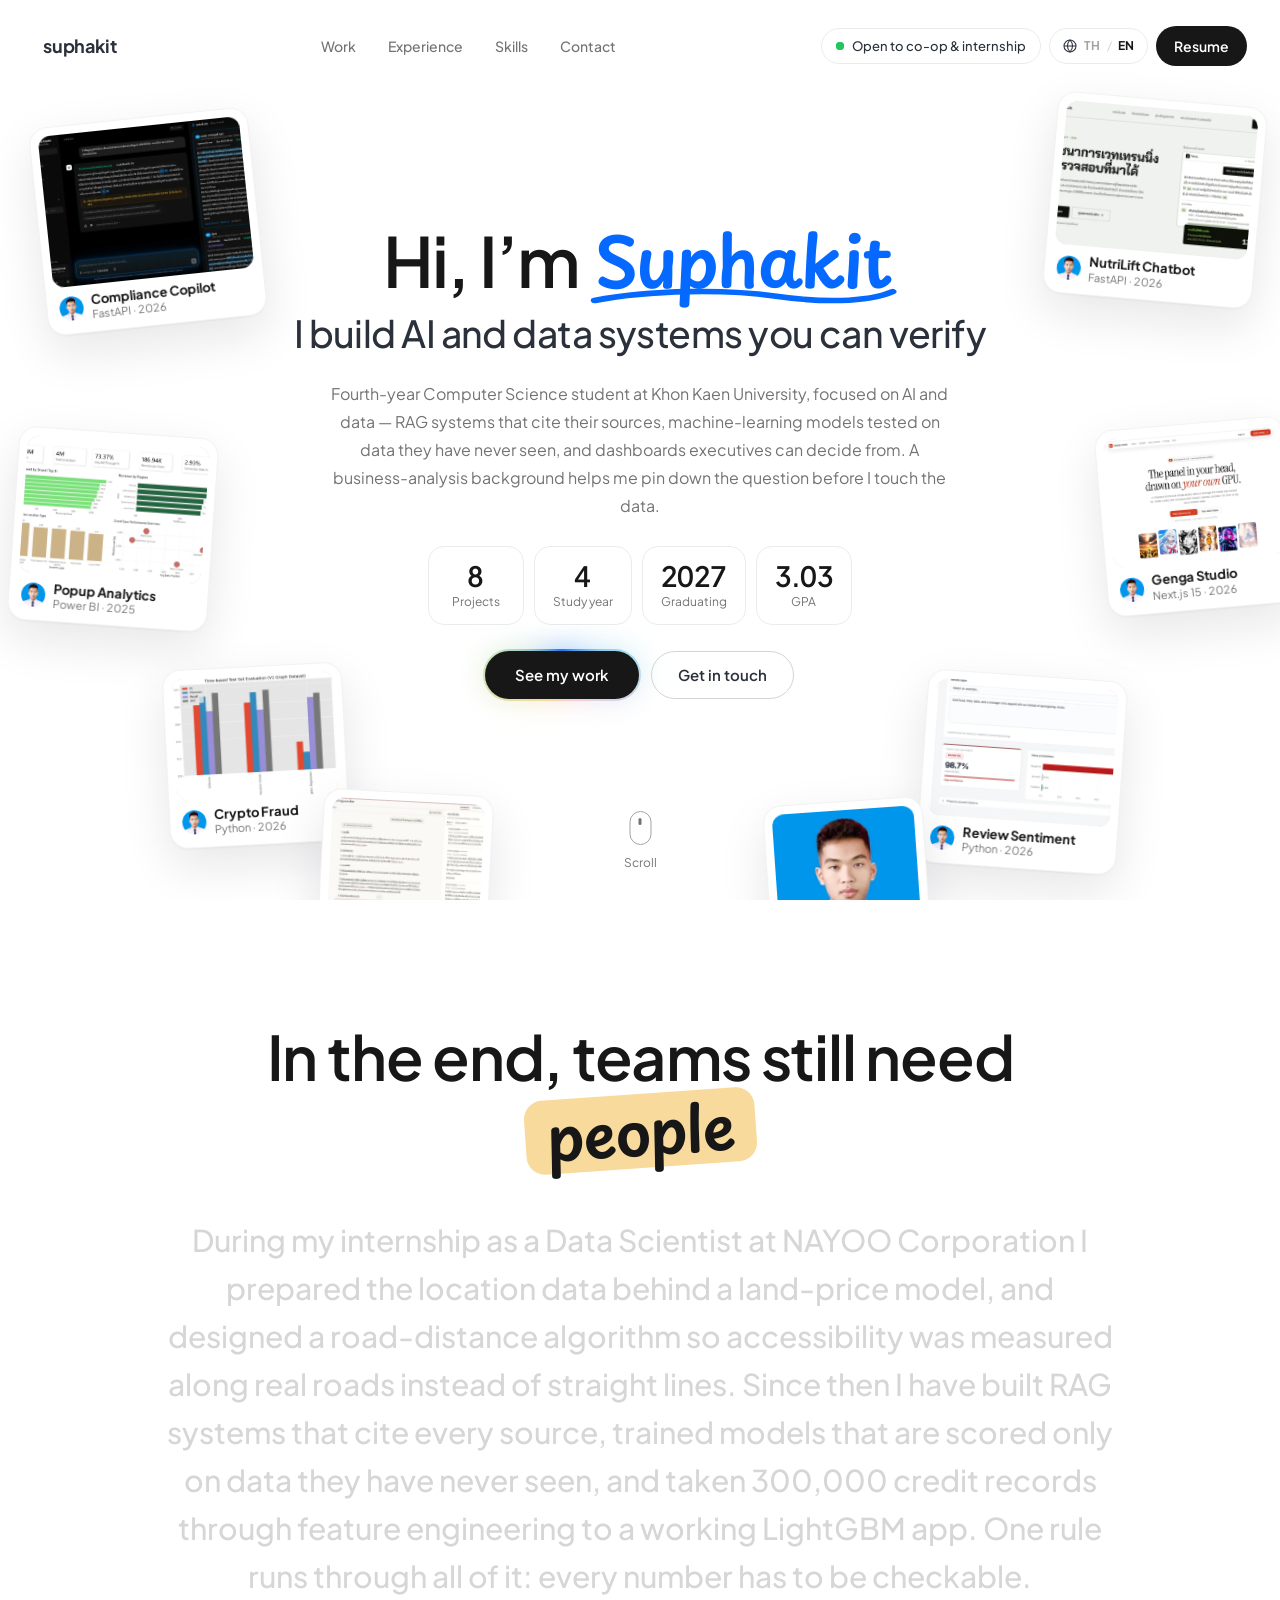
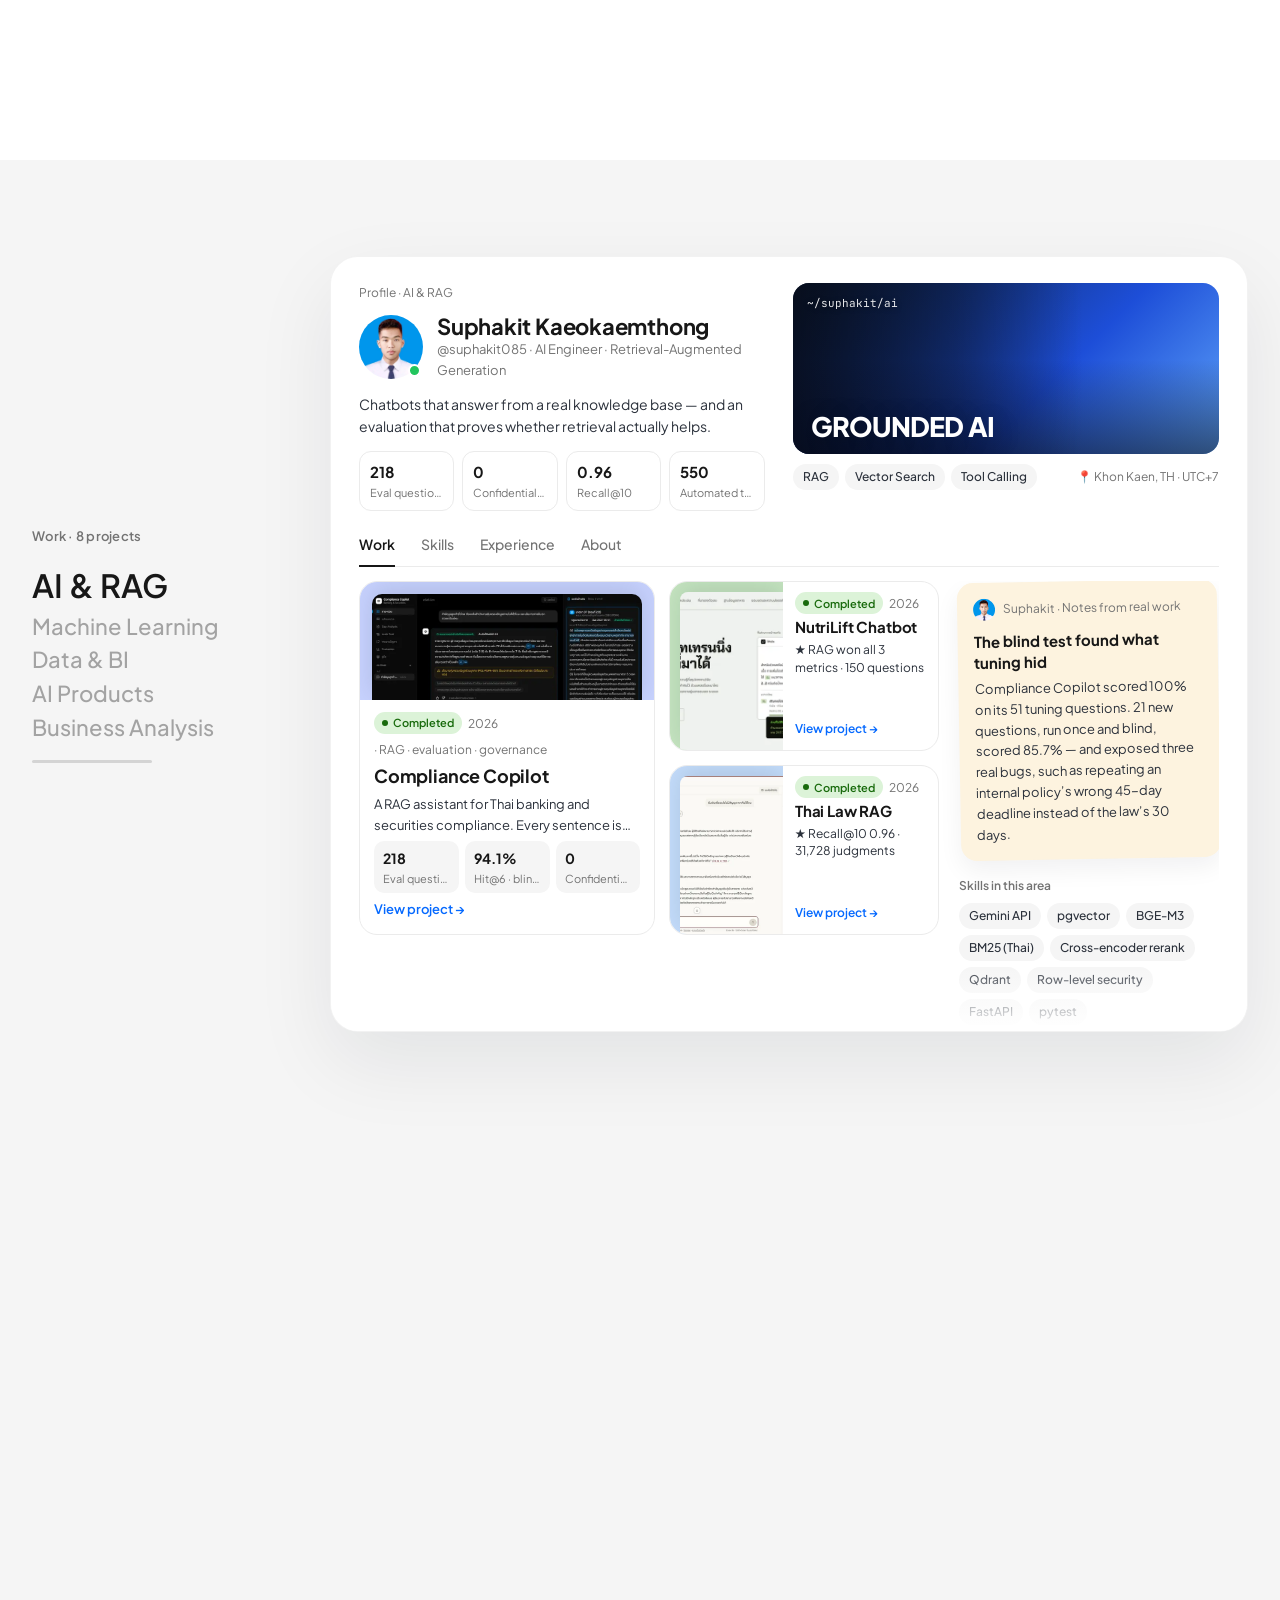
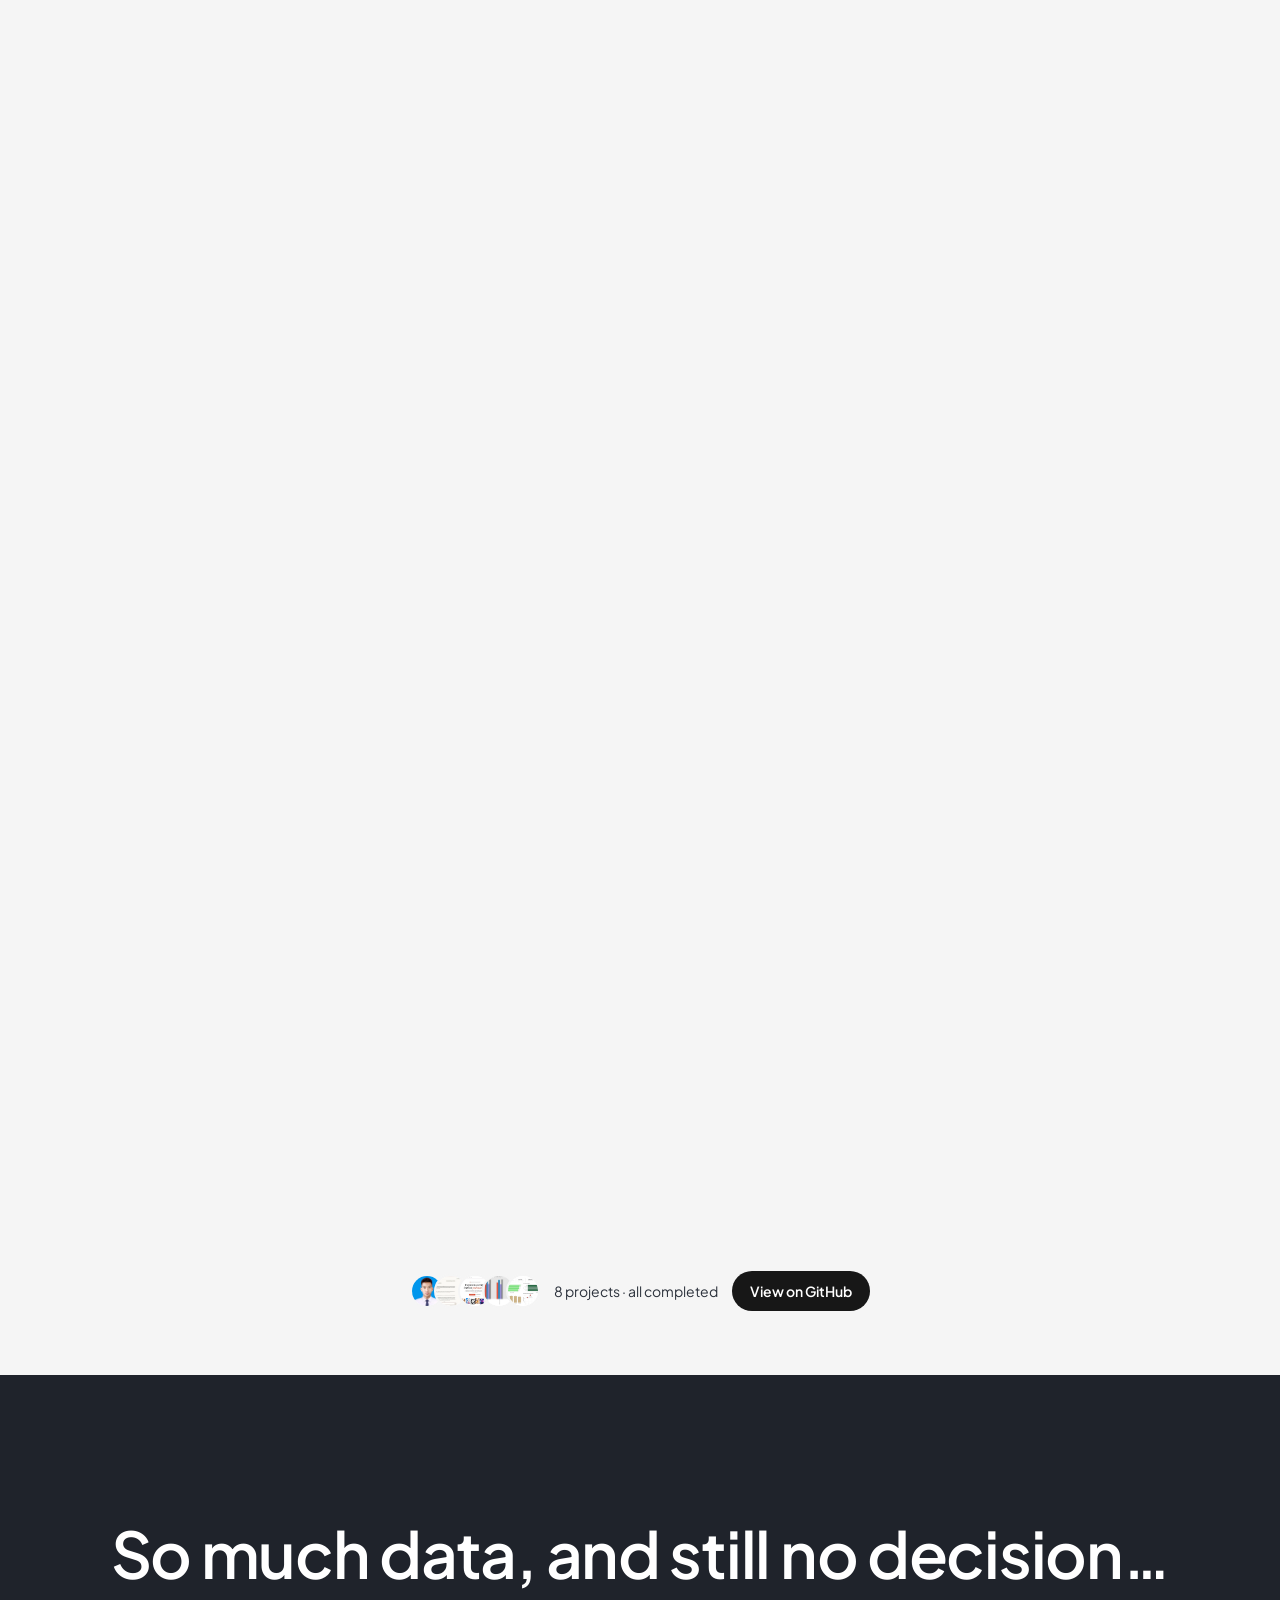
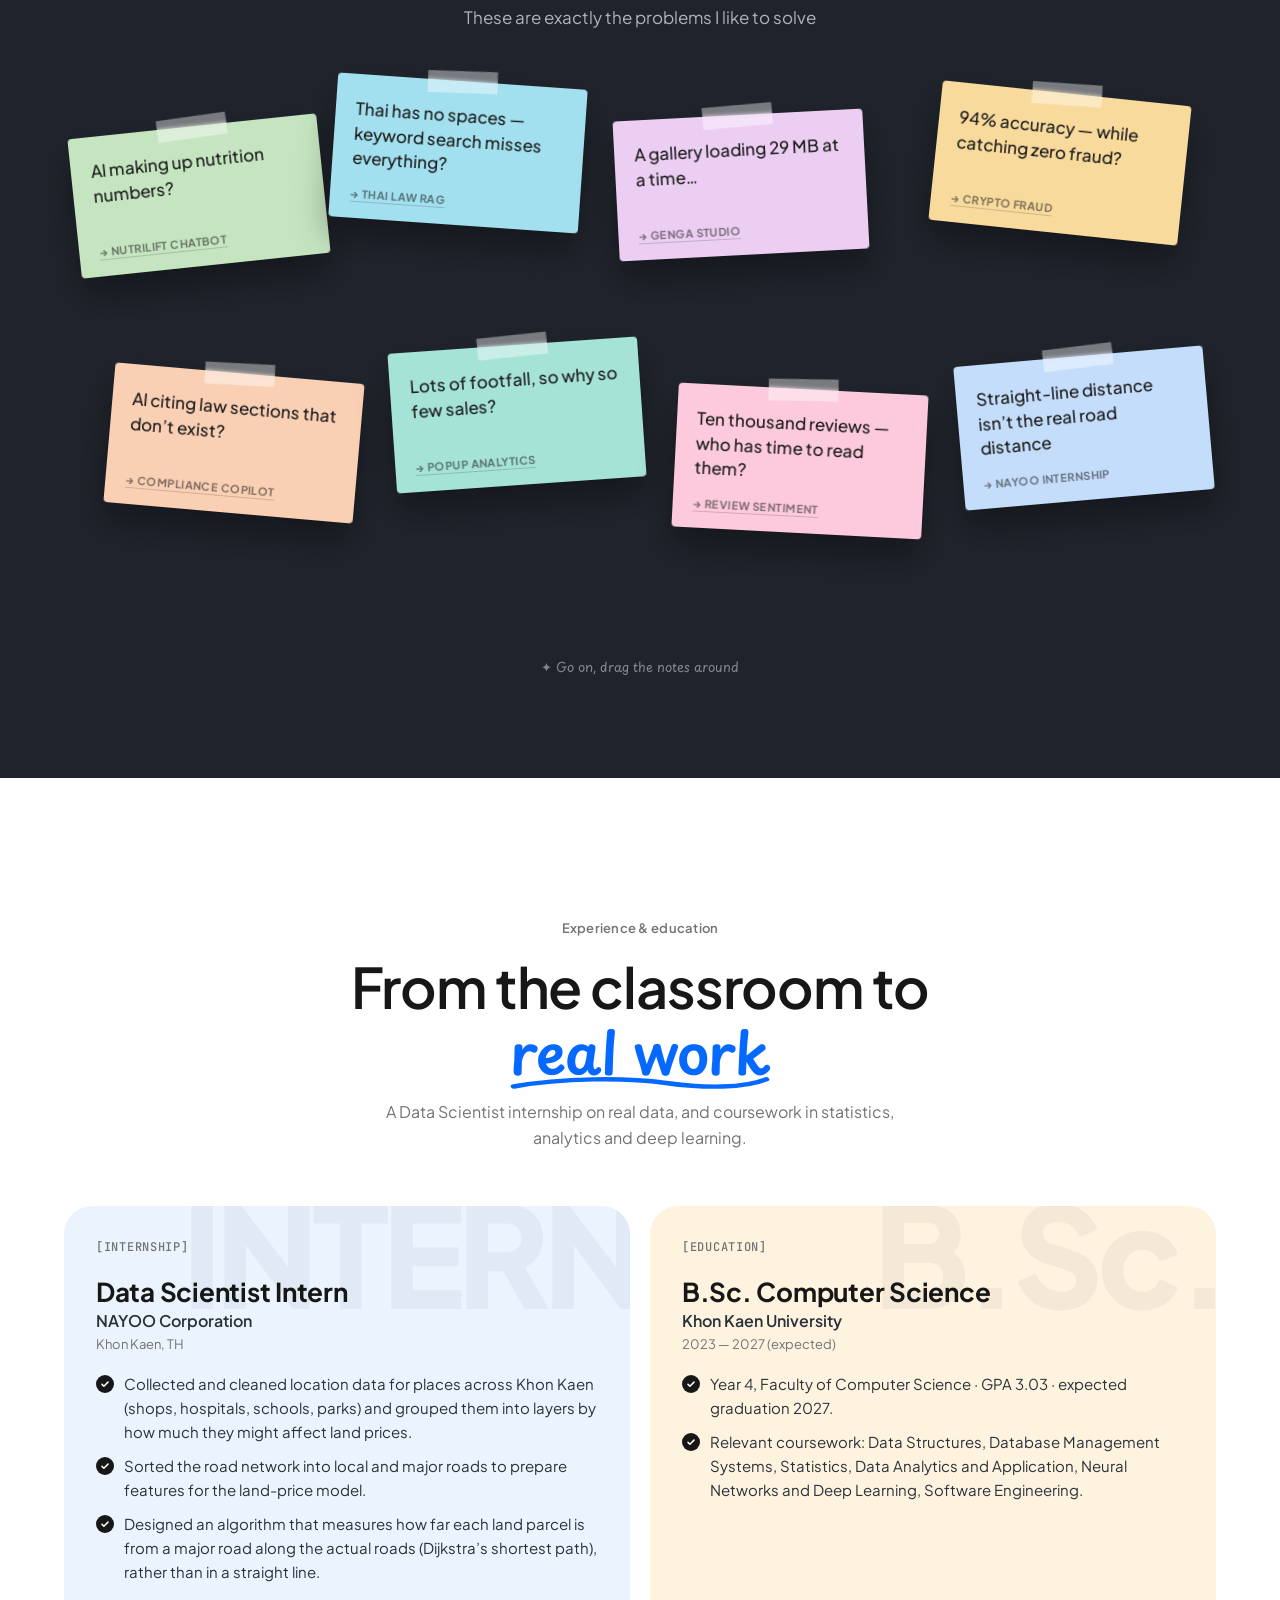
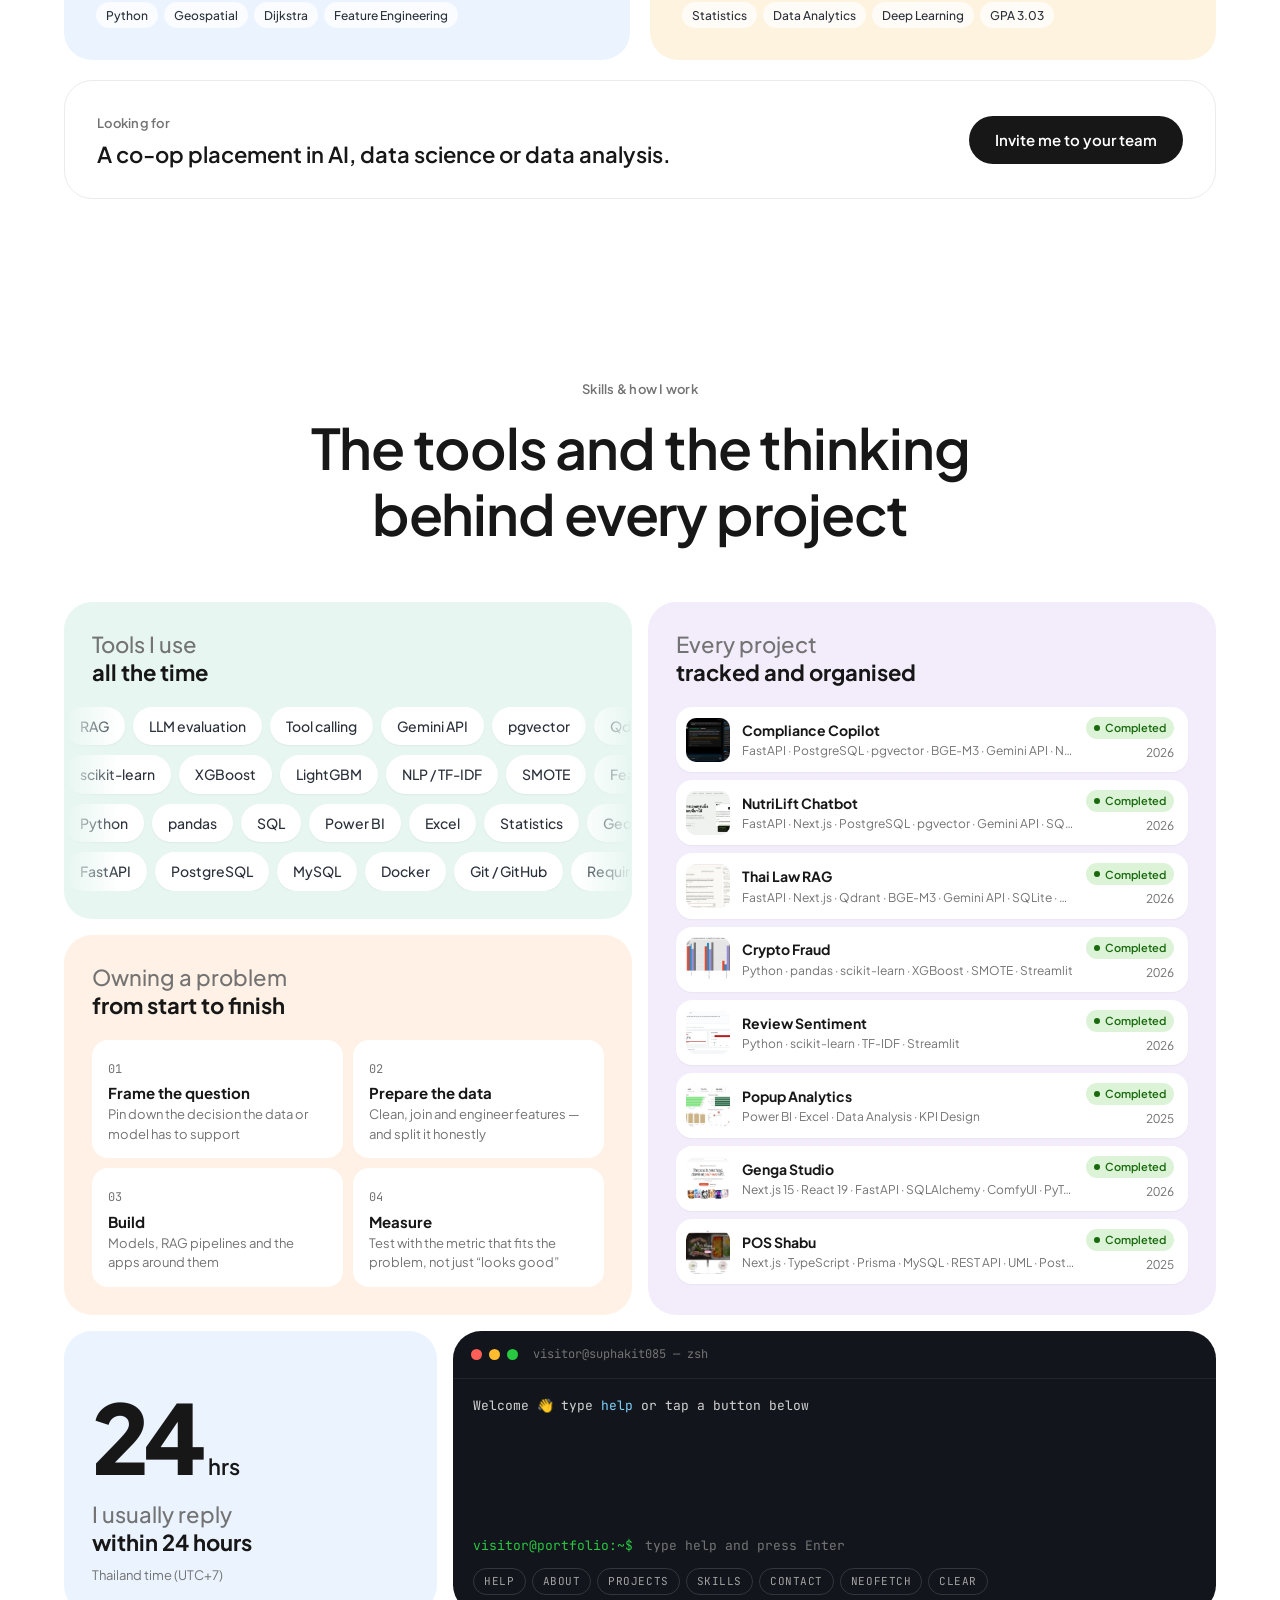
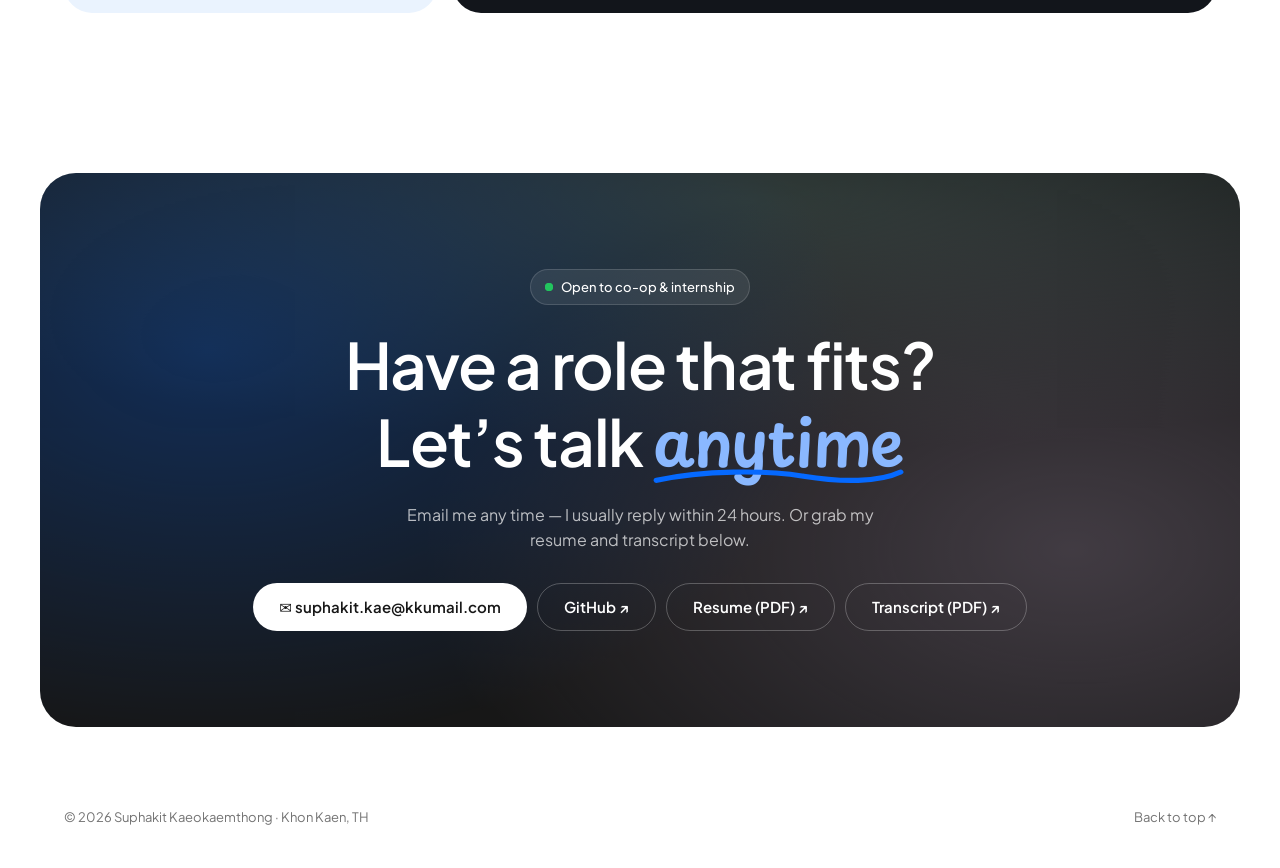
<file: index.html>
<!doctype html>
<html lang="en">
<head>
  <meta charset="utf-8" />
  <meta name="viewport" content="width=device-width, initial-scale=1" />
  <title>Suphakit Kaeokaemthong · AI &amp; Data Portfolio</title>
  <meta name="description" content="Computer Science student at Khon Kaen University focused on AI and data: RAG systems, machine learning, NLP and BI dashboards. 8 projects, open to co-op." />
  <meta name="author" content="Suphakit Kaeokaemthong" />
  <meta name="theme-color" content="#ffffff" />
  <link rel="canonical" href="https://suphakit.online/" />

  <meta property="og:type" content="profile" />
  <meta property="og:site_name" content="Suphakit Kaeokaemthong" />
  <meta property="og:title" content="Suphakit Kaeokaemthong · AI &amp; Data Portfolio" />
  <meta property="og:description" content="I build AI and data systems you can verify — CS student at Khon Kaen University, open to co-op & internship." />
  <meta property="og:url" content="https://suphakit.online/" />
  <meta property="og:image" content="https://suphakit.online/assets/og/og-home.jpg" />
  <meta property="og:image:width" content="1200" />
  <meta property="og:image:height" content="630" />
  <meta property="og:locale" content="en_US" />
  <meta property="og:locale:alternate" content="th_TH" />
  <meta name="twitter:card" content="summary_large_image" />
  <meta name="twitter:image" content="https://suphakit.online/assets/og/og-home.jpg" />

  <link rel="icon" href="/assets/img/favicon.svg" type="image/svg+xml" />
  <link rel="apple-touch-icon" href="/assets/img/portrait.jpg" />
  <link rel="preconnect" href="https://fonts.googleapis.com" />
  <link rel="preconnect" href="https://fonts.gstatic.com" crossorigin />
  <link href="https://fonts.googleapis.com/css2?family=IBM+Plex+Sans+Thai:wght@400;500;600;700&family=Plus+Jakarta+Sans:wght@400;500;600;700;800&family=Playpen+Sans:wght@400;600&family=JetBrains+Mono:wght@400;500&display=swap" rel="stylesheet" />
  <link rel="stylesheet" href="/assets/css/style.css" />

  <script type="application/ld+json">
  {
    "@context": "https://schema.org",
    "@type": "Person",
    "name": "Suphakit Kaeokaemthong",
    "alternateName": "suphakit085",
    "url": "https://suphakit.online/",
    "image": "https://suphakit.online/assets/img/portrait.jpg",
    "email": "mailto:suphakit.kae@kkumail.com",
    "jobTitle": "Computer Science Student · AI & Data",
    "alumniOf": { "@type": "CollegeOrUniversity", "name": "Khon Kaen University" },
    "address": { "@type": "PostalAddress", "addressLocality": "Khon Kaen", "addressCountry": "TH" },
    "knowsAbout": ["Artificial Intelligence", "Retrieval-Augmented Generation", "Large Language Models", "Machine Learning", "Natural Language Processing", "Data Science", "Data Analysis", "Python", "SQL", "Power BI"],
    "sameAs": ["https://github.com/suphakit085"]
  }
  </script>
</head>
<body>
  <a class="skip" href="#work">Skip to content</a>

  <!-- ============ NAV ============ -->
  <header class="nav" id="nav">
    <div class="nav-bar">
      <a class="nav-logo" href="/" data-i18n-attr="aria-label:nav.home" aria-label="Back to home">
        <span>suphakit</span>
      </a>
      <nav class="nav-links" aria-label="Main">
        <a href="#work" data-i18n="nav.work">Work</a>
        <a href="#experience" data-i18n="nav.experience">Experience</a>
        <a href="#skills" data-i18n="nav.skills">Skills</a>
        <a href="#contact" data-i18n="nav.contact">Contact</a>
      </nav>
      <div class="nav-right">
        <span class="status-pill"><i class="dot"></i><span data-bind="status">Open to co-op &amp; internship</span></span>
        <button class="lang-toggle" type="button" data-i18n-attr="aria-label:nav.lang" aria-label="Switch language">
          <svg viewBox="0 0 24 24" width="16" height="16" aria-hidden="true"><circle cx="12" cy="12" r="9" fill="none" stroke="currentColor" stroke-width="1.6"/><path d="M3 12h18M12 3c2.5 2.6 3.8 5.6 3.8 9s-1.3 6.4-3.8 9c-2.5-2.6-3.8-5.6-3.8-9S9.5 5.6 12 3z" fill="none" stroke="currentColor" stroke-width="1.6"/></svg>
          <span data-l="th">TH</span><span data-l="en" class="on">EN</span>
        </button>
        <a class="btn btn-dark btn-sm" data-href="resume" href="/resume.pdf" target="_blank" rel="noopener">Resume</a>
      </div>
    </div>
  </header>

  <main id="top">
    <!-- ============ HERO ============ -->
    <section class="hero" id="hero" aria-labelledby="hero-title">
      <div class="hero-cards" id="heroCards" aria-hidden="true"></div>

      <div class="hero-copy">
        <h1 id="hero-title" class="hero-title" data-i18n-html="hero.title"><span class="line">Hi, I’m Suphakit</span><span class="line">I build AI and data systems you can verify</span></h1>
        <p class="hero-sub" data-bind="intro"></p>

        <div class="stat-chips" id="heroStats"></div>

        <div class="hero-cta">
          <a class="btn btn-glow" href="#work"><span data-i18n="hero.cta">See my work</span></a>
          <a class="btn btn-line" href="#contact" data-i18n="hero.cta2">Get in touch</a>
        </div>
      </div>

      <a class="scroll-cue" href="#story">
        <span class="mouse"><i></i></span>
        <span data-i18n="hero.scroll">Scroll</span>
      </a>
    </section>

    <!-- ============ STATEMENT ============ -->
    <section class="story" id="story" aria-labelledby="story-title">
      <h2 id="story-title" class="story-title" data-i18n-html="story.title">In the end, teams still need people</h2>
      <p class="story-text" id="storyText"></p>
    </section>

    <!-- ============ SHOWCASE ============ -->
    <section class="showcase" id="work" aria-labelledby="work-title">
      <h2 id="work-title" class="sr-only" data-i18n="nav.work">Work</h2>
      <div class="showcase-track" id="showcaseTrack">
        <div class="showcase-sticky">
          <div class="showcase-side">
            <span class="eyebrow" data-i18n="work.eyebrow">Work · 8 projects</span>
            <ol class="showcase-nav" id="showcaseNav"></ol>
            <div class="showcase-progress"><i id="showcaseBar"></i></div>
          </div>
          <div class="profile-card" id="profileCard"></div>
        </div>
      </div>
      <div class="trust-bar">
        <div class="avatar-stack" id="trustAvatars"></div>
        <span data-bind="trust"></span>
        <a class="btn btn-dark btn-sm" data-href="githubRepos" target="_blank" rel="noopener" data-i18n="work.github">View on GitHub</a>
      </div>
    </section>

    <!-- ============ PROBLEMS / STICKY NOTES ============ -->
    <section class="pain" id="pain" aria-labelledby="pain-title">
      <div class="pain-head">
        <h2 id="pain-title" data-i18n-html="pain.title">So much data, and still no decision…</h2>
        <p data-i18n="pain.sub">These are exactly the problems I like to solve</p>
      </div>
      <div class="notes" id="notes"></div>
      <p class="pain-hint" data-i18n="pain.hint">✦ Go on, drag the notes around</p>
    </section>

    <!-- ============ EXPERIENCE ============ -->
    <section class="experience" id="experience" aria-labelledby="exp-title">
      <div class="section-head">
        <span class="eyebrow" data-i18n="exp.eyebrow">Experience &amp; education</span>
        <h2 id="exp-title" data-i18n-html="exp.title">From the classroom to real work</h2>
        <p data-i18n="exp.sub"></p>
      </div>
      <div class="exp-grid" id="expGrid"></div>
      <div class="looking reveal">
        <div>
          <span class="eyebrow" data-i18n="exp.looking">Looking for</span>
          <h3 data-bind="looking"></h3>
        </div>
        <a class="btn btn-dark" href="#contact" data-i18n="exp.cta">Invite me to your team</a>
      </div>
    </section>

    <!-- ============ BENTO ============ -->
    <section class="bento-wrap" id="skills" aria-labelledby="bento-title">
      <div class="section-head">
        <span class="eyebrow" data-i18n="skills.eyebrow">Skills &amp; how I work</span>
        <h2 id="bento-title" data-i18n-html="skills.title">The tools and the thinking behind every project</h2>
      </div>
      <div class="bento">
        <article class="tile tile-stack reveal">
          <h3 data-i18n-html="skills.stack"></h3>
          <div class="marquee" id="stackRows"></div>
        </article>

        <article class="tile tile-orders reveal">
          <h3 data-i18n-html="skills.orders"></h3>
          <ul class="orders" id="orders"></ul>
        </article>

        <article class="tile tile-process reveal">
          <h3 data-i18n-html="skills.process"></h3>
          <ol class="process" id="process"></ol>
        </article>

        <article class="tile tile-fast reveal">
          <div class="big-num">24<small data-i18n="skills.fastUnit">hrs</small></div>
          <h3 data-i18n-html="skills.fast"></h3>
          <p data-i18n="skills.fastNote"></p>
        </article>

        <article class="tile tile-term reveal" id="skillsTerminal">
          <div class="term-bar"><i></i><i></i><i></i><span>visitor@suphakit085 — zsh</span></div>
          <div class="term-out" id="termOut" aria-live="polite"></div>
          <form class="term-in" id="termForm" autocomplete="off">
            <label for="termInput"><span class="term-host">visitor@portfolio:</span>~$</label>
            <input id="termInput" spellcheck="false" />
          </form>
          <div class="term-chips" id="termChips"></div>
        </article>
      </div>
    </section>

    <!-- ============ CONTACT ============ -->
    <section class="contact" id="contact" aria-labelledby="contact-title">
      <div class="contact-card">
        <div class="contact-glow" aria-hidden="true"></div>
        <span class="status-pill on-dark"><i class="dot"></i><span data-bind="status"></span></span>
        <h2 id="contact-title" data-i18n-html="contact.title">Have a role that fits? Let’s talk anytime</h2>
        <p data-i18n="contact.note"></p>
        <div class="contact-actions" id="contactActions"></div>
      </div>
    </section>
  </main>

  <footer class="footer">
    <span>© <span id="year">2026</span> Suphakit Kaeokaemthong · Khon Kaen, TH</span>
    <a href="#top" data-i18n="footer.top">Back to top ↑</a>
  </footer>

  <script src="/assets/js/core.js"></script>
  <script src="/assets/js/data.js"></script>
  <script src="/assets/js/projects.js"></script>
  <script src="/assets/js/main.js"></script>
</body>
</html>
</file>
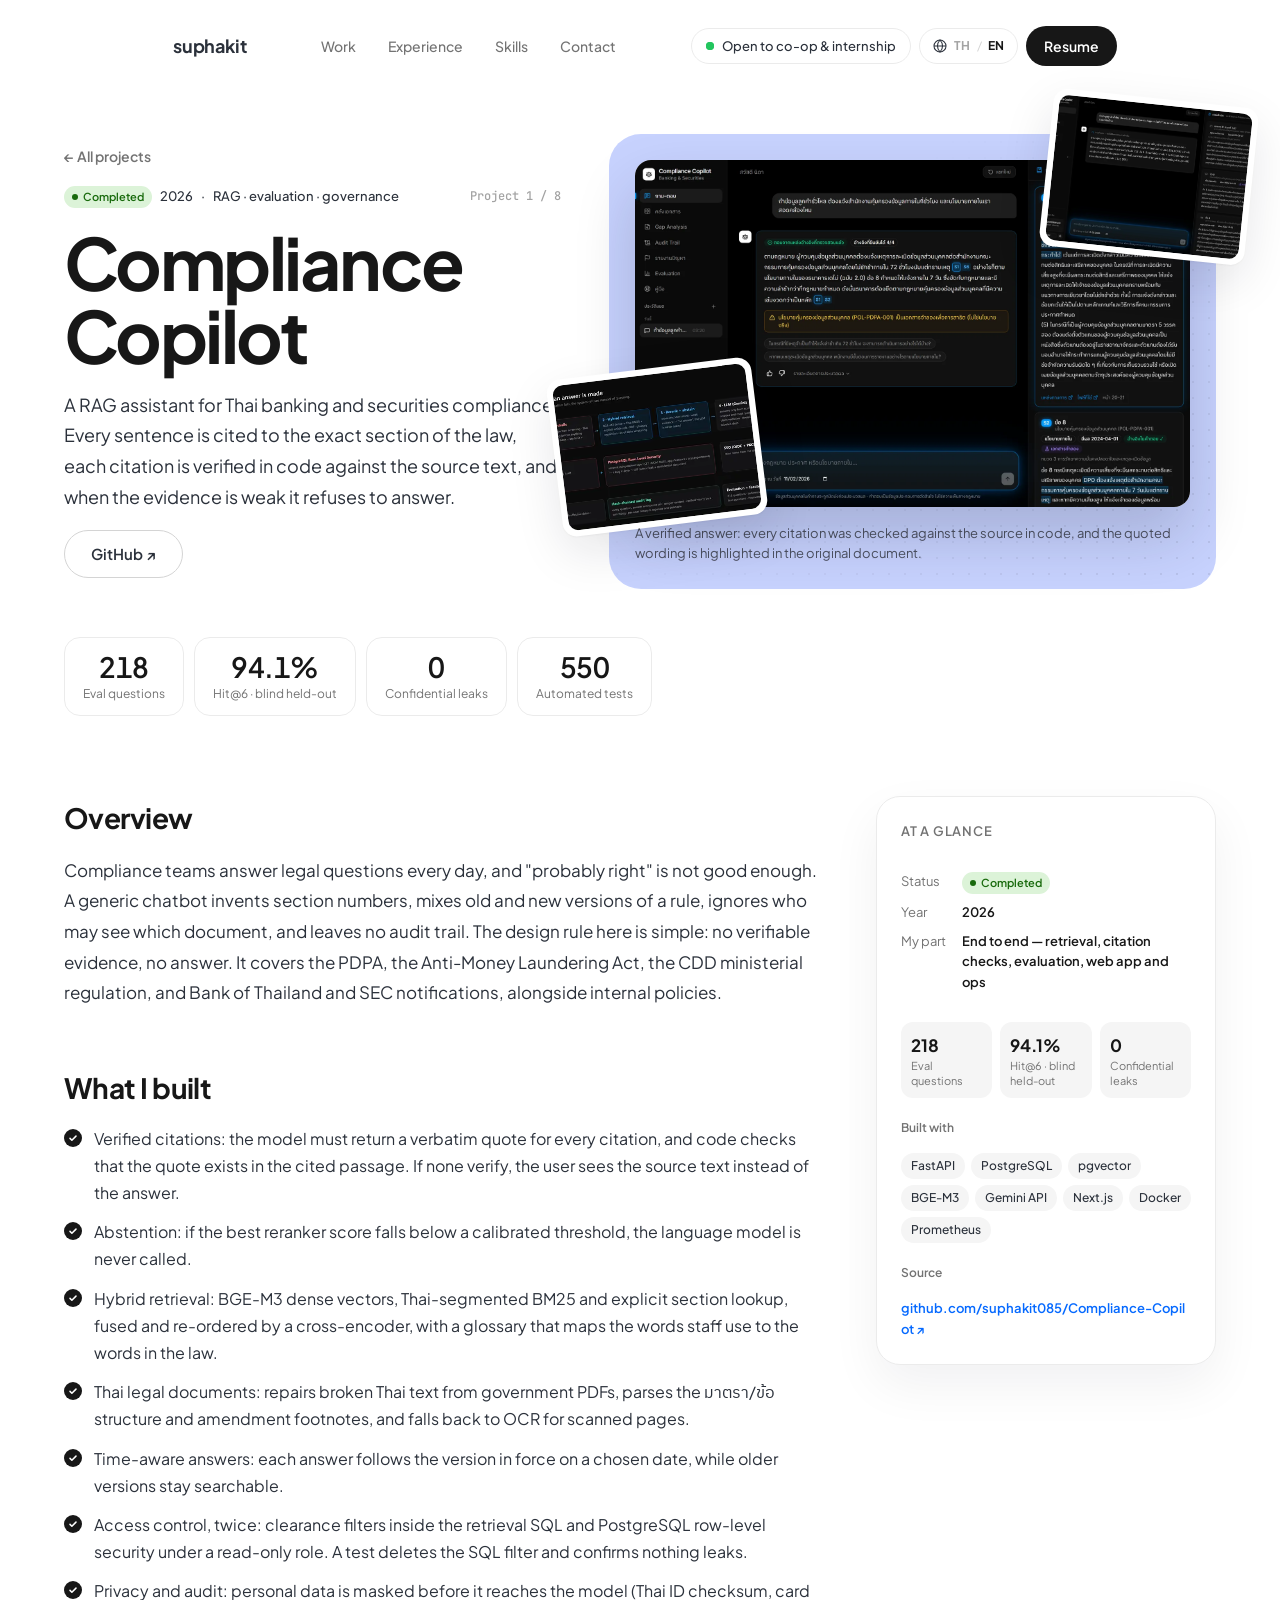
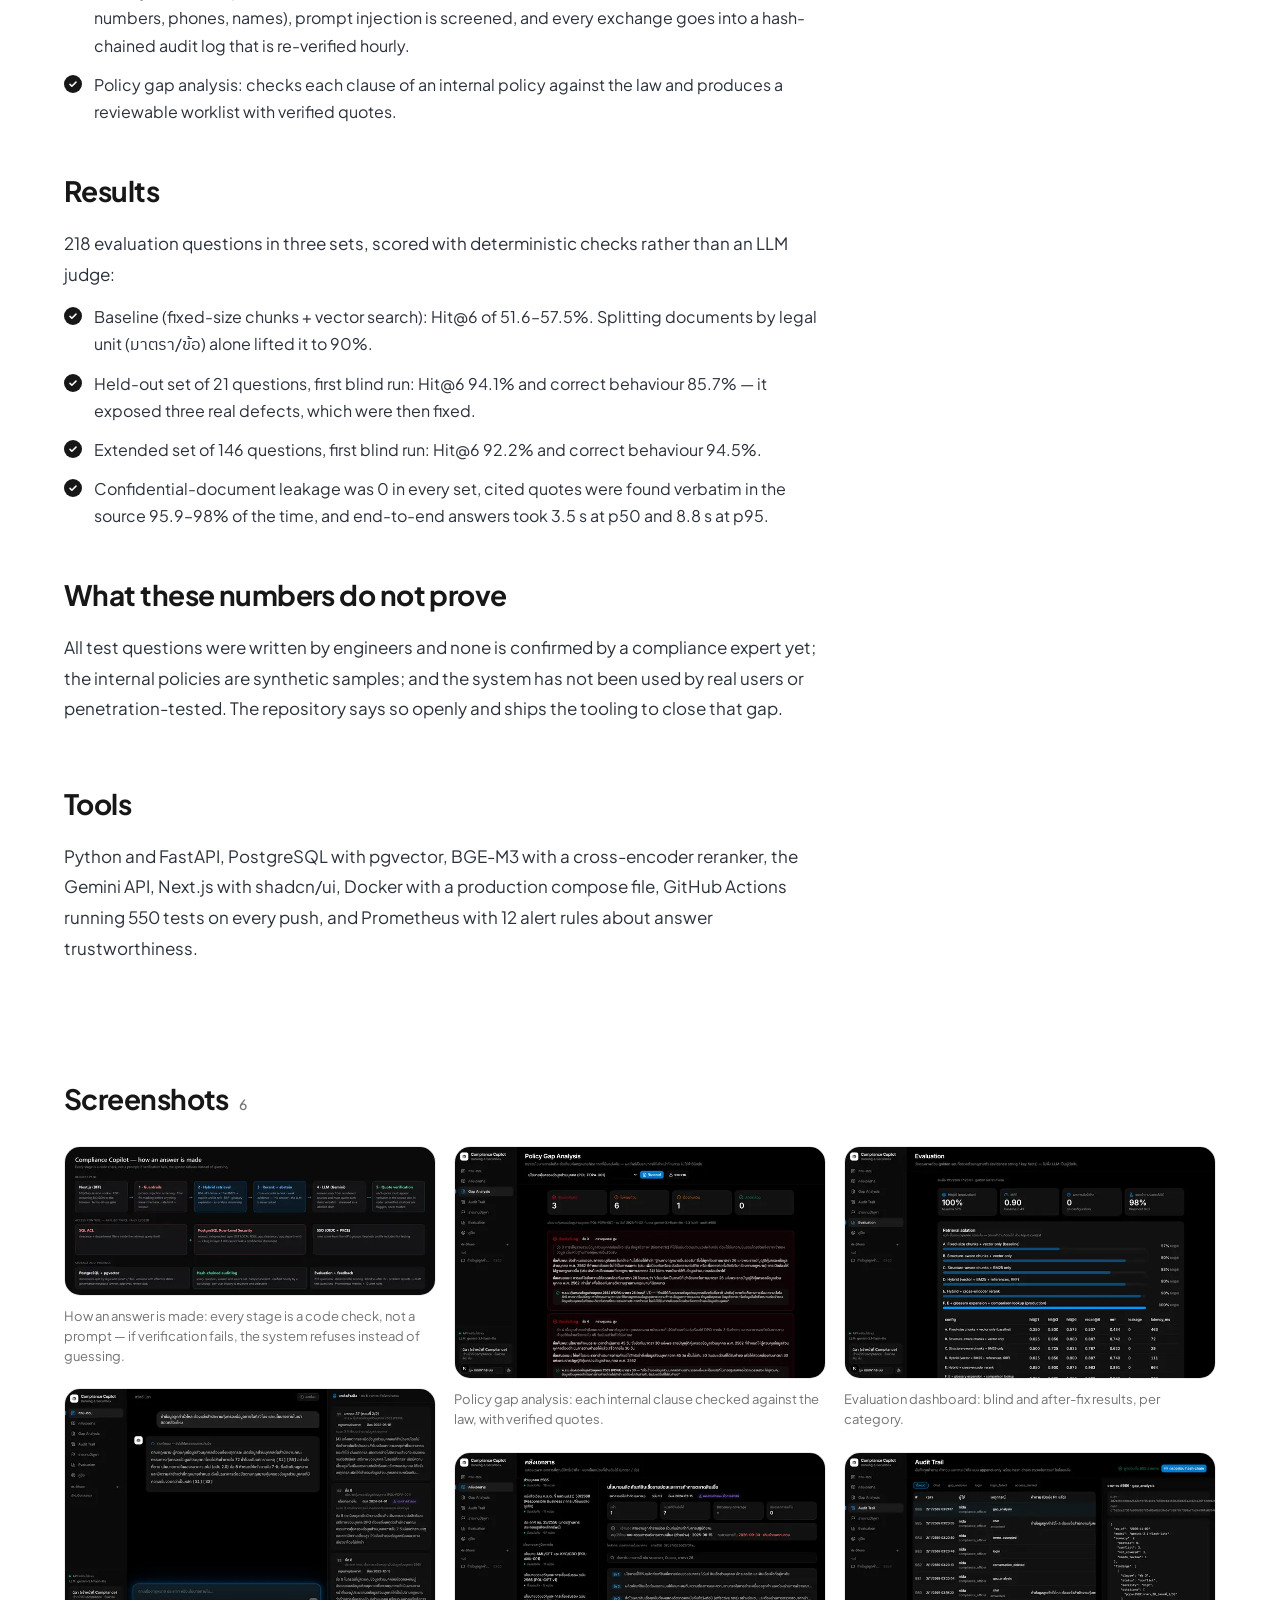
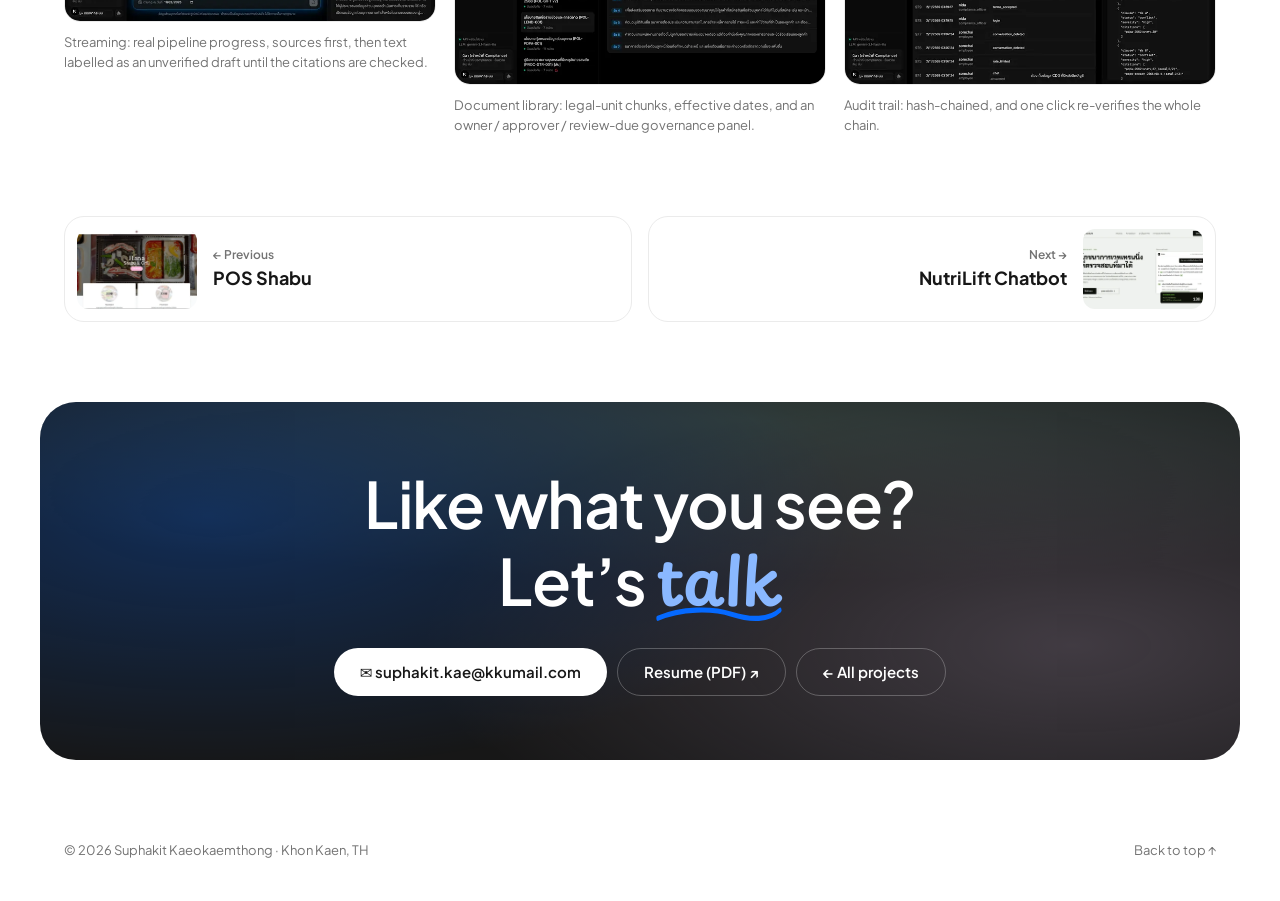
<file: projects/compliance-copilot/index.html>
<!doctype html>
<!-- Generated by build.js from assets/js/projects.js — edit the data, then run `node build.js` -->
<html lang="en">
<head>
  <meta charset="utf-8" />
  <meta name="viewport" content="width=device-width, initial-scale=1" />
  <title>Compliance Copilot — Suphakit Kaeokaemthong</title>
  <meta name="description" content="A RAG assistant for Thai banking and securities compliance. Every sentence is cited to the exact section of the law, each citation is verified in code against the source text, and when the evidence is weak it refuses to answer." />
  <meta name="theme-color" content="#ffffff" />
  <link rel="canonical" href="https://suphakit.online/projects/compliance-copilot" />
  <meta property="og:type" content="article" />
  <meta property="og:site_name" content="Suphakit Kaeokaemthong" />
  <meta property="og:title" content="Compliance Copilot — Suphakit Kaeokaemthong" />
  <meta property="og:description" content="A RAG assistant for Thai banking and securities compliance. Every sentence is cited to the exact section of the law, each citation is verified in code against the source text, and when the evidence is weak it refuses to answer." />
  <meta property="og:url" content="https://suphakit.online/projects/compliance-copilot" />
  <meta property="og:image" content="https://suphakit.online/assets/og/compliance-copilot.jpg" />
  <meta property="og:image:width" content="1200" />
  <meta property="og:image:height" content="630" />
  <meta name="twitter:card" content="summary_large_image" />
  <meta name="twitter:image" content="https://suphakit.online/assets/og/compliance-copilot.jpg" />
  <link rel="icon" href="/assets/img/favicon.svg" type="image/svg+xml" />
  <link rel="preconnect" href="https://fonts.googleapis.com" />
  <link rel="preconnect" href="https://fonts.gstatic.com" crossorigin />
  <link href="https://fonts.googleapis.com/css2?family=IBM+Plex+Sans+Thai:wght@400;500;600;700&family=Plus+Jakarta+Sans:wght@400;500;600;700;800&family=Playpen+Sans:wght@400;600&family=JetBrains+Mono:wght@400;500&display=swap" rel="stylesheet" />
  <link rel="stylesheet" href="/assets/css/style.css" />
  <script type="application/ld+json">{"@context":"https://schema.org","@type":"CreativeWork","name":"Compliance Copilot","description":"A RAG assistant for Thai banking and securities compliance. Every sentence is cited to the exact section of the law, each citation is verified in code against the source text, and when the evidence is weak it refuses to answer.","url":"https://suphakit.online/projects/compliance-copilot","image":"https://suphakit.online/assets/img/projects/cc-chat-answer.webp","dateCreated":"2026","keywords":"FastAPI, PostgreSQL, pgvector, BGE-M3, Gemini API, Next.js, Docker, Prometheus","author":{"@type":"Person","name":"Suphakit Kaeokaemthong","url":"https://suphakit.online/"},"codeRepository":"https://github.com/suphakit085/Compliance-Copilot"}</script>
</head>
<body data-slug="compliance-copilot">
  <header class="nav is-sub" id="nav">
    <div class="nav-bar">
      <a class="nav-logo" href="/" data-i18n-attr="aria-label:nav.home" aria-label="Back to home">
        <span>suphakit</span>
      </a>
      <nav class="nav-links" aria-label="Main">
        <a href="/#work" data-i18n="nav.work">Work</a>
        <a href="/#experience" data-i18n="nav.experience">Experience</a>
        <a href="/#skills" data-i18n="nav.skills">Skills</a>
        <a href="#contact" data-i18n="nav.contact">Contact</a>
      </nav>
      <div class="nav-right">
        <span class="status-pill"><i class="dot"></i><span data-bind="status">Open to co-op &amp; internship</span></span>
        <button class="lang-toggle" type="button" data-i18n-attr="aria-label:nav.lang" aria-label="Switch language">
          <svg viewBox="0 0 24 24" width="16" height="16" aria-hidden="true"><circle cx="12" cy="12" r="9" fill="none" stroke="currentColor" stroke-width="1.6"/><path d="M3 12h18M12 3c2.5 2.6 3.8 5.6 3.8 9s-1.3 6.4-3.8 9c-2.5-2.6-3.8-5.6-3.8-9S9.5 5.6 12 3z" fill="none" stroke="currentColor" stroke-width="1.6"/></svg>
          <span data-l="th">TH</span><span data-l="en" class="on">EN</span>
        </button>
        <a class="btn btn-dark btn-sm" href="/resume.pdf" target="_blank" rel="noopener">Resume</a>
      </div>
    </div>
  </header>
  <main class="pj" id="pj">
    <section class="pj-hero">
      <div class="pj-hero-copy">
        <a class="pj-back" href="/#work">← All projects</a>
        <div class="pj-meta"><span class="badge done">Completed</span><span>2026</span><span>·</span><span>RAG · evaluation · governance</span><span class="muted">Project 1 / 8</span></div>
        <h1 class="pj-title">Compliance Copilot</h1>
        <p class="pj-summary">A RAG assistant for Thai banking and securities compliance. Every sentence is cited to the exact section of the law, each citation is verified in code against the source text, and when the evidence is weak it refuses to answer.</p>
        <div class="pj-actions">
          
          <a class="btn btn-line" href="https://github.com/suphakit085/Compliance-Copilot" target="_blank" rel="noopener">GitHub ↗</a>
        </div>
      </div>
      <figure class="pj-cover" style="--c:#c7d2fe">
        <div class="pj-cover-frame"><img src="/assets/img/projects/cc-chat-answer.webp" alt="Compliance Copilot" fetchpriority="high"></div>
        <div class="pj-float f0" aria-hidden="true"><img src="/assets/img/projects/cc-architecture-sm.webp" alt=""></div><div class="pj-float f1" aria-hidden="true"><img src="/assets/img/projects/cc-streaming-draft-sm.webp" alt=""></div>
        <figcaption>A verified answer: every citation was checked against the source in code, and the quoted wording is highlighted in the original document.</figcaption>
      </figure>
      <div class="stat-chips pj-stats"><div class="stat-chip"><b>218</b><small>Eval questions</small></div><div class="stat-chip"><b>94.1%</b><small>Hit@6 · blind held-out</small></div><div class="stat-chip"><b>0</b><small>Confidential leaks</small></div><div class="stat-chip"><b>550</b><small>Automated tests</small></div></div>
    </section>

    <div class="pj-body">
      <article class="pj-article">
      <section class="pj-sec reveal">
        <h2>Overview</h2>
        <p>Compliance teams answer legal questions every day, and &quot;probably right&quot; is not good enough. A generic chatbot invents section numbers, mixes old and new versions of a rule, ignores who may see which document, and leaves no audit trail. The design rule here is simple: no verifiable evidence, no answer. It covers the PDPA, the Anti-Money Laundering Act, the CDD ministerial regulation, and Bank of Thailand and SEC notifications, alongside internal policies.</p>
        
      </section>
      <section class="pj-sec reveal">
        <h2>What I built</h2>
        
        <ul class="checks"><li>Verified citations: the model must return a verbatim quote for every citation, and code checks that the quote exists in the cited passage. If none verify, the user sees the source text instead of the answer.</li><li>Abstention: if the best reranker score falls below a calibrated threshold, the language model is never called.</li><li>Hybrid retrieval: BGE-M3 dense vectors, Thai-segmented BM25 and explicit section lookup, fused and re-ordered by a cross-encoder, with a glossary that maps the words staff use to the words in the law.</li><li>Thai legal documents: repairs broken Thai text from government PDFs, parses the มาตรา/ข้อ structure and amendment footnotes, and falls back to OCR for scanned pages.</li><li>Time-aware answers: each answer follows the version in force on a chosen date, while older versions stay searchable.</li><li>Access control, twice: clearance filters inside the retrieval SQL and PostgreSQL row-level security under a read-only role. A test deletes the SQL filter and confirms nothing leaks.</li><li>Privacy and audit: personal data is masked before it reaches the model (Thai ID checksum, card numbers, phones, names), prompt injection is screened, and every exchange goes into a hash-chained audit log that is re-verified hourly.</li><li>Policy gap analysis: checks each clause of an internal policy against the law and produces a reviewable worklist with verified quotes.</li></ul>
      </section>
      <section class="pj-sec reveal">
        <h2>Results</h2>
        <p>218 evaluation questions in three sets, scored with deterministic checks rather than an LLM judge:</p>
        <ul class="checks"><li>Baseline (fixed-size chunks + vector search): Hit@6 of 51.6–57.5%. Splitting documents by legal unit (มาตรา/ข้อ) alone lifted it to 90%.</li><li>Held-out set of 21 questions, first blind run: Hit@6 94.1% and correct behaviour 85.7% — it exposed three real defects, which were then fixed.</li><li>Extended set of 146 questions, first blind run: Hit@6 92.2% and correct behaviour 94.5%.</li><li>Confidential-document leakage was 0 in every set, cited quotes were found verbatim in the source 95.9–98% of the time, and end-to-end answers took 3.5 s at p50 and 8.8 s at p95.</li></ul>
      </section>
      <section class="pj-sec reveal">
        <h2>What these numbers do not prove</h2>
        <p>All test questions were written by engineers and none is confirmed by a compliance expert yet; the internal policies are synthetic samples; and the system has not been used by real users or penetration-tested. The repository says so openly and ships the tooling to close that gap.</p>
        
      </section>
      <section class="pj-sec reveal">
        <h2>Tools</h2>
        <p>Python and FastAPI, PostgreSQL with pgvector, BGE-M3 with a cross-encoder reranker, the Gemini API, Next.js with shadcn/ui, Docker with a production compose file, GitHub Actions running 550 tests on every push, and Prometheus with 12 alert rules about answer trustworthiness.</p>
        
      </section></article>
      <aside class="pj-glance reveal">
        <h3>At a glance</h3>
        <dl class="kv">
          <dt>Status</dt><dd><span class="badge done">Completed</span></dd>
          <dt>Year</dt><dd>2026</dd>
          <dt>My part</dt><dd>End to end — retrieval, citation checks, evaluation, web app and ops</dd>
        </dl>
        <div class="glance-metrics"><div><b>218</b><small>Eval questions</small></div><div><b>94.1%</b><small>Hit@6 · blind held-out</small></div><div><b>0</b><small>Confidential leaks</small></div></div>
        <h4>Built with</h4>
        <div class="chips"><span class="chip">FastAPI</span><span class="chip">PostgreSQL</span><span class="chip">pgvector</span><span class="chip">BGE-M3</span><span class="chip">Gemini API</span><span class="chip">Next.js</span><span class="chip">Docker</span><span class="chip">Prometheus</span></div>
        <h4>Source</h4><a class="src" href="https://github.com/suphakit085/Compliance-Copilot" target="_blank" rel="noopener">github.com/suphakit085/Compliance-Copilot ↗</a>
      </aside>
    </div>

    <section class="pj-gallery" aria-labelledby="shots-title">
      <h2 id="shots-title">Screenshots <small>6</small></h2>
      <div class="pj-shots">
      <figure class="pj-shot reveal" style="--i:0">
        <button type="button" class="pj-zoom" data-full="/assets/img/projects/cc-architecture.webp" data-cap="How an answer is made: every stage is a code check, not a prompt — if verification fails, the system refuses instead of guessing." aria-label="How an answer is made: every stage is a code check, not a prompt — if verification fails, the system refuses instead of guessing.">
          <img src="/assets/img/projects/cc-architecture-sm.webp" alt="How an answer is made: every stage is a code check, not a prompt — if verification fails, the system refuses instead of guessing." loading="lazy">
        </button>
        <figcaption>How an answer is made: every stage is a code check, not a prompt — if verification fails, the system refuses instead of guessing.</figcaption>
      </figure>
      <figure class="pj-shot reveal" style="--i:1">
        <button type="button" class="pj-zoom" data-full="/assets/img/projects/cc-streaming-draft.webp" data-cap="Streaming: real pipeline progress, sources first, then text labelled as an unverified draft until the citations are checked." aria-label="Streaming: real pipeline progress, sources first, then text labelled as an unverified draft until the citations are checked.">
          <img src="/assets/img/projects/cc-streaming-draft-sm.webp" alt="Streaming: real pipeline progress, sources first, then text labelled as an unverified draft until the citations are checked." loading="lazy">
        </button>
        <figcaption>Streaming: real pipeline progress, sources first, then text labelled as an unverified draft until the citations are checked.</figcaption>
      </figure>
      <figure class="pj-shot reveal" style="--i:2">
        <button type="button" class="pj-zoom" data-full="/assets/img/projects/cc-gap-analysis.webp" data-cap="Policy gap analysis: each internal clause checked against the law, with verified quotes." aria-label="Policy gap analysis: each internal clause checked against the law, with verified quotes.">
          <img src="/assets/img/projects/cc-gap-analysis-sm.webp" alt="Policy gap analysis: each internal clause checked against the law, with verified quotes." loading="lazy">
        </button>
        <figcaption>Policy gap analysis: each internal clause checked against the law, with verified quotes.</figcaption>
      </figure>
      <figure class="pj-shot reveal" style="--i:3">
        <button type="button" class="pj-zoom" data-full="/assets/img/projects/cc-documents.webp" data-cap="Document library: legal-unit chunks, effective dates, and an owner / approver / review-due governance panel." aria-label="Document library: legal-unit chunks, effective dates, and an owner / approver / review-due governance panel.">
          <img src="/assets/img/projects/cc-documents-sm.webp" alt="Document library: legal-unit chunks, effective dates, and an owner / approver / review-due governance panel." loading="lazy">
        </button>
        <figcaption>Document library: legal-unit chunks, effective dates, and an owner / approver / review-due governance panel.</figcaption>
      </figure>
      <figure class="pj-shot reveal" style="--i:4">
        <button type="button" class="pj-zoom" data-full="/assets/img/projects/cc-evaluation.webp" data-cap="Evaluation dashboard: blind and after-fix results, per category." aria-label="Evaluation dashboard: blind and after-fix results, per category.">
          <img src="/assets/img/projects/cc-evaluation-sm.webp" alt="Evaluation dashboard: blind and after-fix results, per category." loading="lazy">
        </button>
        <figcaption>Evaluation dashboard: blind and after-fix results, per category.</figcaption>
      </figure>
      <figure class="pj-shot reveal" style="--i:5">
        <button type="button" class="pj-zoom" data-full="/assets/img/projects/cc-audit.webp" data-cap="Audit trail: hash-chained, and one click re-verifies the whole chain." aria-label="Audit trail: hash-chained, and one click re-verifies the whole chain.">
          <img src="/assets/img/projects/cc-audit-sm.webp" alt="Audit trail: hash-chained, and one click re-verifies the whole chain." loading="lazy">
        </button>
        <figcaption>Audit trail: hash-chained, and one click re-verifies the whole chain.</figcaption>
      </figure></div>
    </section>

    <nav class="pj-pager" aria-label="All projects">
      <a class="pj-pg " href="/projects/pos-shabu">
        <img src="/assets/img/projects/pos-shabu-sm.webp" alt="" loading="lazy">
        <span><small>← Previous</small><b>POS Shabu</b></span>
      </a>
      <a class="pj-pg is-next" href="/projects/nutrilift">
        <img src="/assets/img/projects/nutrilift-landing-sm.webp" alt="" loading="lazy">
        <span><small>Next →</small><b>NutriLift Chatbot</b></span>
      </a></nav>

    <section class="contact" id="contact">
      <div class="contact-card is-compact">
        <div class="contact-glow" aria-hidden="true"></div>
        <h2>Like what you see?<br />Let’s <span class="hand">talk<svg class="scribble" viewBox="0 0 200 20" preserveAspectRatio="none" aria-hidden="true"><path d="M3 14 C 40 4, 90 4, 120 10 S 180 16, 197 6"/></svg></span></h2>
        <div class="contact-actions">
          <a class="btn btn-light" href="mailto:suphakit.kae@kkumail.com">✉ suphakit.kae@kkumail.com</a>
          <a class="btn btn-ghost-light" href="/resume.pdf" target="_blank" rel="noopener">Resume (PDF) ↗</a>
          <a class="btn btn-ghost-light" href="/#work">← All projects</a>
        </div>
      </div>
    </section>
  </main>
  <footer class="footer">
    <span>© <span id="year">2026</span> Suphakit Kaeokaemthong · Khon Kaen, TH</span>
    <a href="#top" data-i18n="footer.top">Back to top ↑</a>
  </footer>

  <dialog class="lightbox" id="lightbox" aria-label="Screenshot">
    <figure><img alt="" /><figcaption></figcaption></figure>
    <button type="button" class="lb-btn lb-prev" data-nav="-1" aria-label="Previous">←</button>
    <button type="button" class="lb-btn lb-next" data-nav="1" aria-label="Next">→</button>
    <button type="button" class="lb-btn lb-close" data-close aria-label="Close">✕</button>
  </dialog>

  <script src="/assets/js/core.js"></script>
  <script src="/assets/js/data.js"></script>
  <script src="/assets/js/projects.js"></script>
  <script src="/assets/js/project-view.js"></script>
  <script src="/assets/js/project.js"></script>
</body>
</html>
</file>
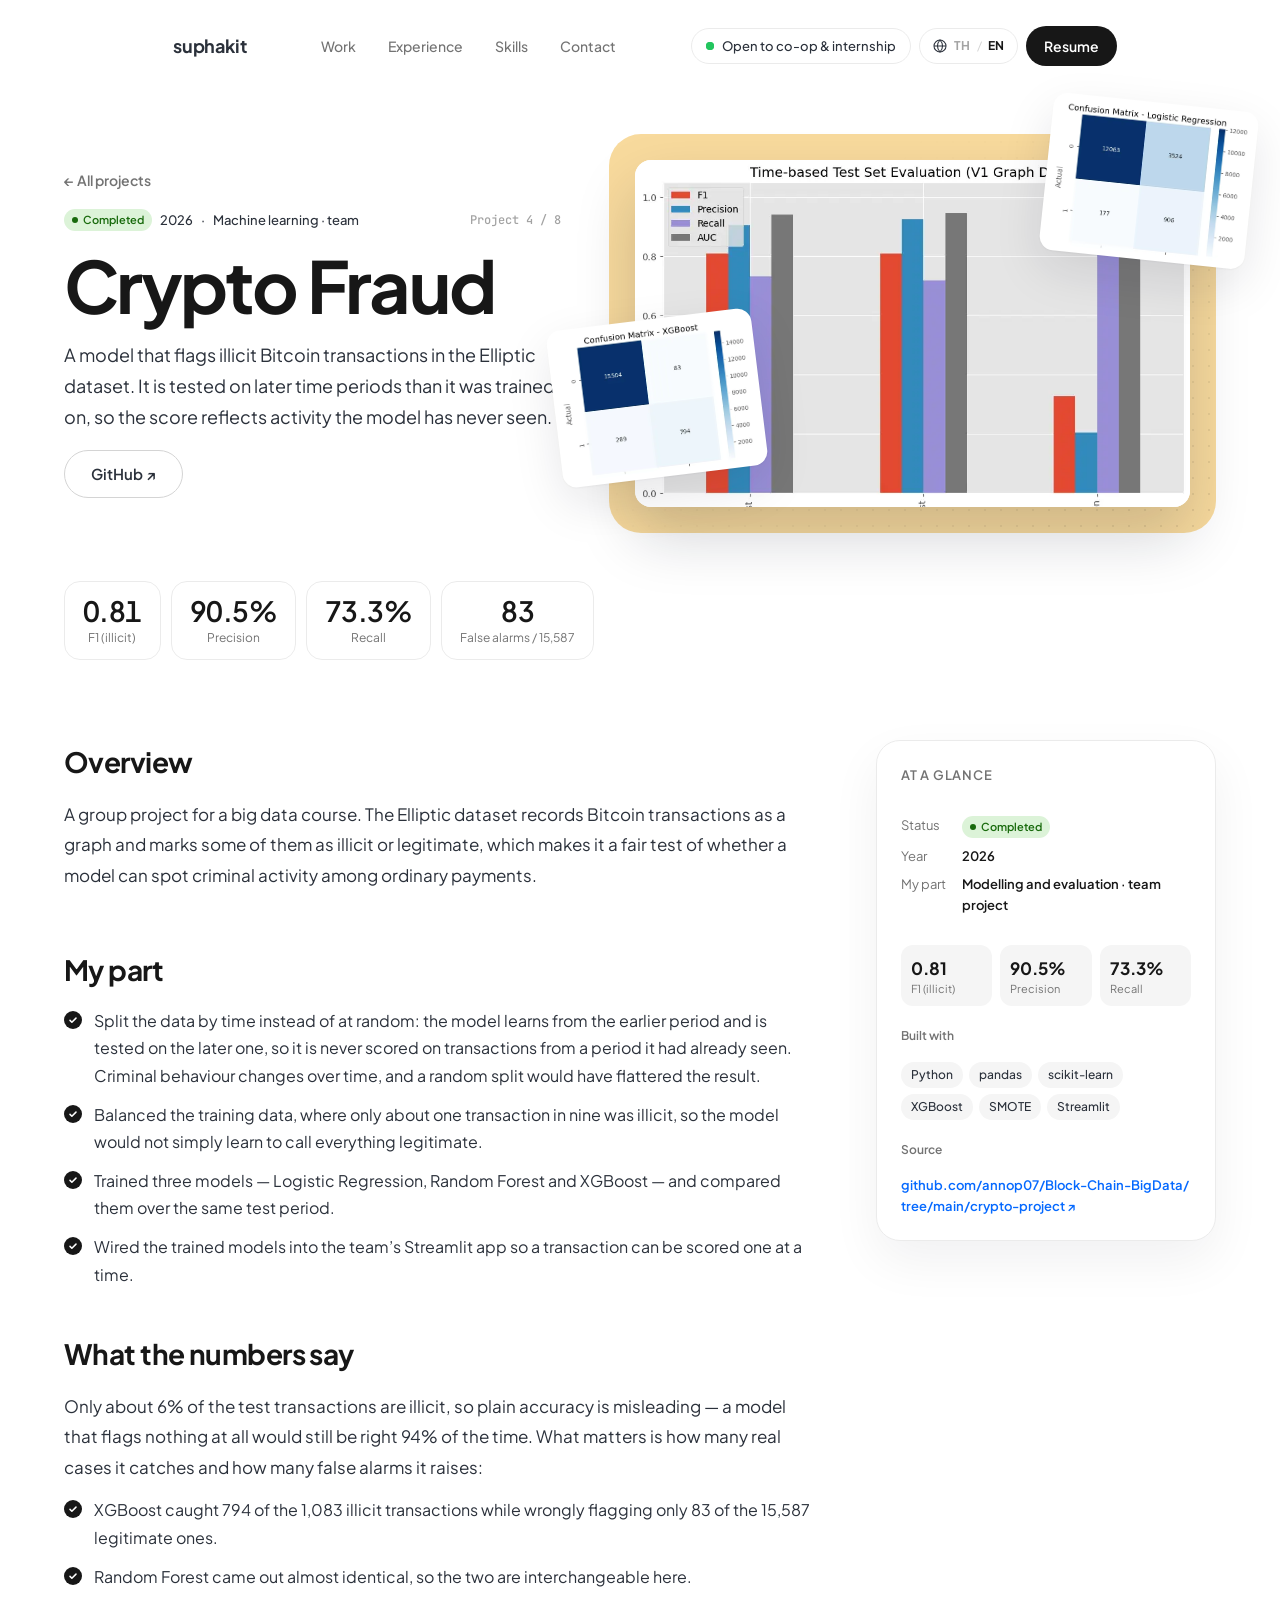
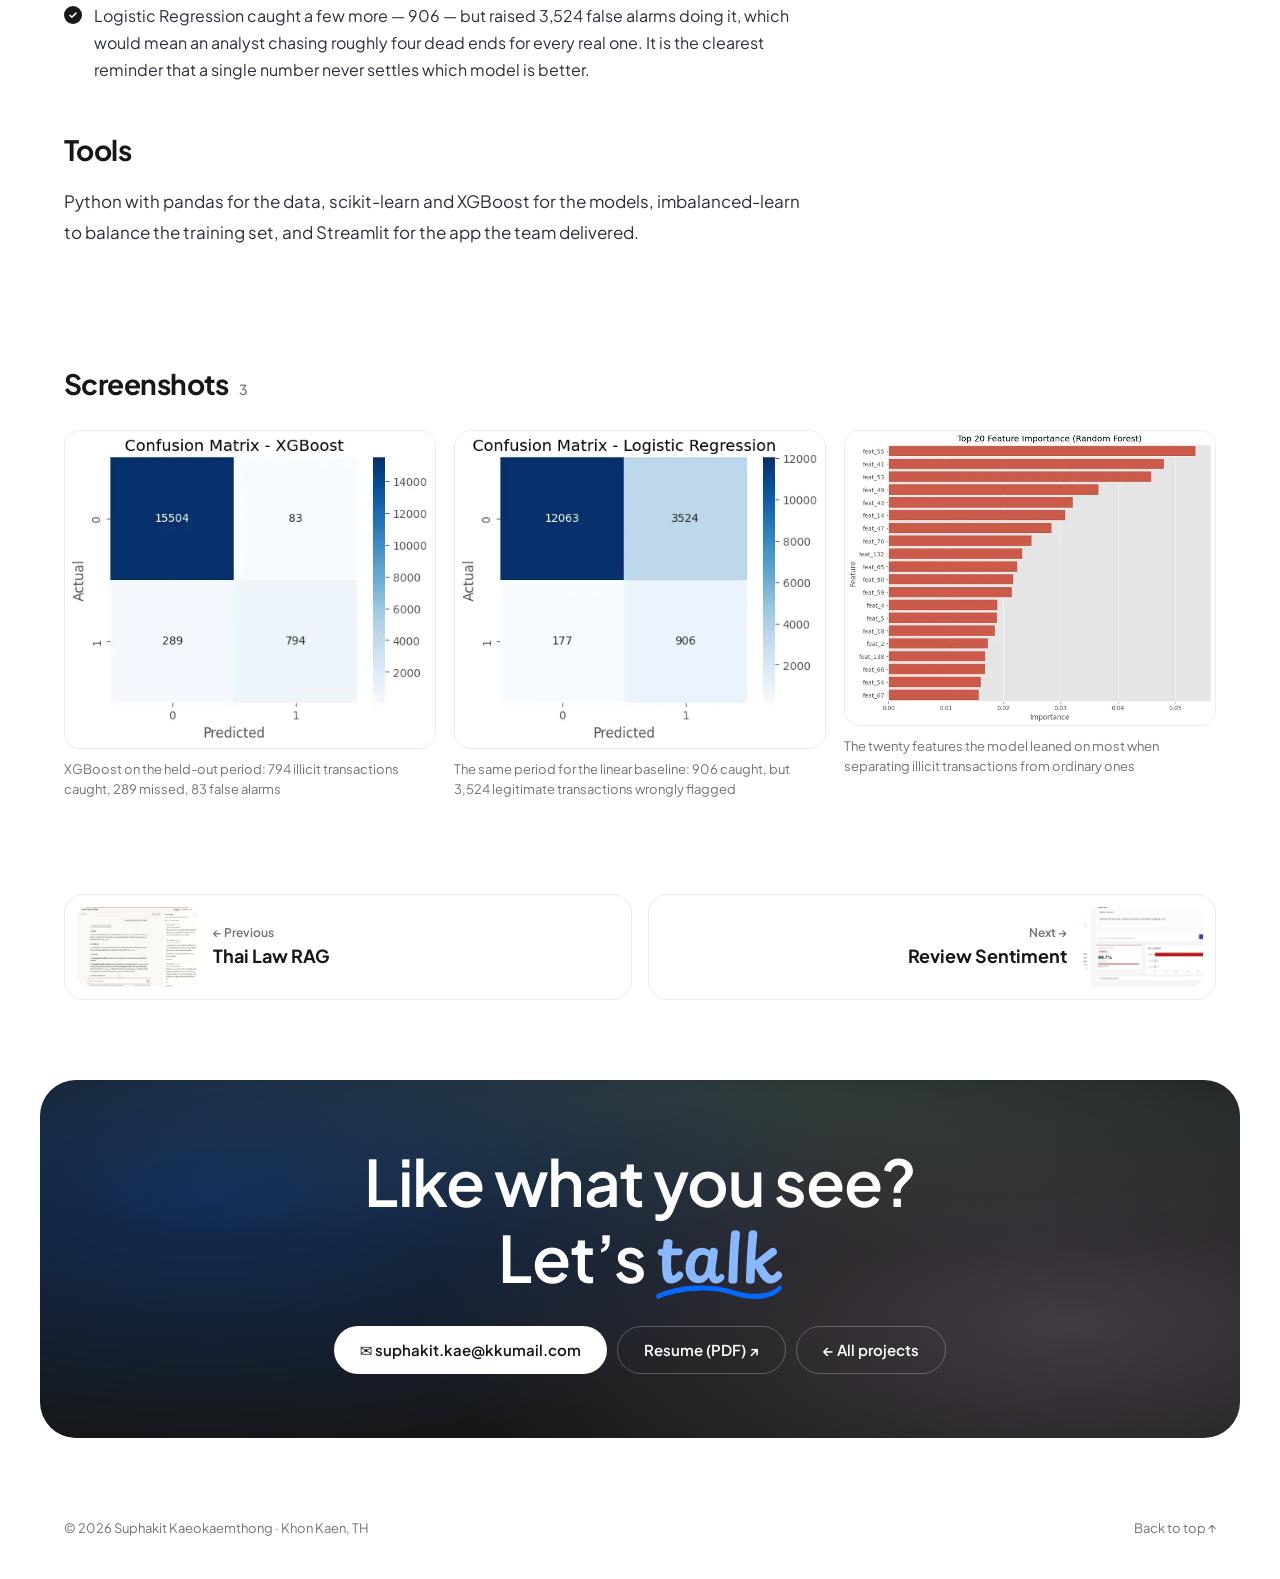
<file: projects/crypto-fraud/index.html>
<!doctype html>
<!-- Generated by build.js from assets/js/projects.js — edit the data, then run `node build.js` -->
<html lang="en">
<head>
  <meta charset="utf-8" />
  <meta name="viewport" content="width=device-width, initial-scale=1" />
  <title>Crypto Fraud — Suphakit Kaeokaemthong</title>
  <meta name="description" content="A model that flags illicit Bitcoin transactions in the Elliptic dataset. It is tested on later time periods than it was trained on, so the score reflects activity the model has never seen." />
  <meta name="theme-color" content="#ffffff" />
  <link rel="canonical" href="https://suphakit.online/projects/crypto-fraud" />
  <meta property="og:type" content="article" />
  <meta property="og:site_name" content="Suphakit Kaeokaemthong" />
  <meta property="og:title" content="Crypto Fraud — Suphakit Kaeokaemthong" />
  <meta property="og:description" content="A model that flags illicit Bitcoin transactions in the Elliptic dataset. It is tested on later time periods than it was trained on, so the score reflects activity the model has never seen." />
  <meta property="og:url" content="https://suphakit.online/projects/crypto-fraud" />
  <meta property="og:image" content="https://suphakit.online/assets/og/crypto-fraud.jpg" />
  <meta property="og:image:width" content="1200" />
  <meta property="og:image:height" content="630" />
  <meta name="twitter:card" content="summary_large_image" />
  <meta name="twitter:image" content="https://suphakit.online/assets/og/crypto-fraud.jpg" />
  <link rel="icon" href="/assets/img/favicon.svg" type="image/svg+xml" />
  <link rel="preconnect" href="https://fonts.googleapis.com" />
  <link rel="preconnect" href="https://fonts.gstatic.com" crossorigin />
  <link href="https://fonts.googleapis.com/css2?family=IBM+Plex+Sans+Thai:wght@400;500;600;700&family=Plus+Jakarta+Sans:wght@400;500;600;700;800&family=Playpen+Sans:wght@400;600&family=JetBrains+Mono:wght@400;500&display=swap" rel="stylesheet" />
  <link rel="stylesheet" href="/assets/css/style.css" />
  <script type="application/ld+json">{"@context":"https://schema.org","@type":"CreativeWork","name":"Crypto Fraud","description":"A model that flags illicit Bitcoin transactions in the Elliptic dataset. It is tested on later time periods than it was trained on, so the score reflects activity the model has never seen.","url":"https://suphakit.online/projects/crypto-fraud","image":"https://suphakit.online/assets/img/projects/crypto-model-comparison.webp","dateCreated":"2026","keywords":"Python, pandas, scikit-learn, XGBoost, SMOTE, Streamlit","author":{"@type":"Person","name":"Suphakit Kaeokaemthong","url":"https://suphakit.online/"},"codeRepository":"https://github.com/annop07/Block-Chain-BigData/tree/main/crypto-project"}</script>
</head>
<body data-slug="crypto-fraud">
  <header class="nav is-sub" id="nav">
    <div class="nav-bar">
      <a class="nav-logo" href="/" data-i18n-attr="aria-label:nav.home" aria-label="Back to home">
        <span>suphakit</span>
      </a>
      <nav class="nav-links" aria-label="Main">
        <a href="/#work" data-i18n="nav.work">Work</a>
        <a href="/#experience" data-i18n="nav.experience">Experience</a>
        <a href="/#skills" data-i18n="nav.skills">Skills</a>
        <a href="#contact" data-i18n="nav.contact">Contact</a>
      </nav>
      <div class="nav-right">
        <span class="status-pill"><i class="dot"></i><span data-bind="status">Open to co-op &amp; internship</span></span>
        <button class="lang-toggle" type="button" data-i18n-attr="aria-label:nav.lang" aria-label="Switch language">
          <svg viewBox="0 0 24 24" width="16" height="16" aria-hidden="true"><circle cx="12" cy="12" r="9" fill="none" stroke="currentColor" stroke-width="1.6"/><path d="M3 12h18M12 3c2.5 2.6 3.8 5.6 3.8 9s-1.3 6.4-3.8 9c-2.5-2.6-3.8-5.6-3.8-9S9.5 5.6 12 3z" fill="none" stroke="currentColor" stroke-width="1.6"/></svg>
          <span data-l="th">TH</span><span data-l="en" class="on">EN</span>
        </button>
        <a class="btn btn-dark btn-sm" href="/resume.pdf" target="_blank" rel="noopener">Resume</a>
      </div>
    </div>
  </header>
  <main class="pj" id="pj">
    <section class="pj-hero">
      <div class="pj-hero-copy">
        <a class="pj-back" href="/#work">← All projects</a>
        <div class="pj-meta"><span class="badge done">Completed</span><span>2026</span><span>·</span><span>Machine learning · team</span><span class="muted">Project 4 / 8</span></div>
        <h1 class="pj-title">Crypto Fraud</h1>
        <p class="pj-summary">A model that flags illicit Bitcoin transactions in the Elliptic dataset. It is tested on later time periods than it was trained on, so the score reflects activity the model has never seen.</p>
        <div class="pj-actions">
          
          <a class="btn btn-line" href="https://github.com/annop07/Block-Chain-BigData/tree/main/crypto-project" target="_blank" rel="noopener">GitHub ↗</a>
        </div>
      </div>
      <figure class="pj-cover" style="--c:#f8da9d">
        <div class="pj-cover-frame"><img src="/assets/img/projects/crypto-model-comparison.webp" alt="Crypto Fraud" fetchpriority="high"></div>
        <div class="pj-float f0" aria-hidden="true"><img src="/assets/img/projects/crypto-cm-xgboost-sm.webp" alt=""></div><div class="pj-float f1" aria-hidden="true"><img src="/assets/img/projects/crypto-cm-logreg-sm.webp" alt=""></div>
        
      </figure>
      <div class="stat-chips pj-stats"><div class="stat-chip"><b>0.81</b><small>F1 (illicit)</small></div><div class="stat-chip"><b>90.5%</b><small>Precision</small></div><div class="stat-chip"><b>73.3%</b><small>Recall</small></div><div class="stat-chip"><b>83</b><small>False alarms / 15,587</small></div></div>
    </section>

    <div class="pj-body">
      <article class="pj-article">
      <section class="pj-sec reveal">
        <h2>Overview</h2>
        <p>A group project for a big data course. The Elliptic dataset records Bitcoin transactions as a graph and marks some of them as illicit or legitimate, which makes it a fair test of whether a model can spot criminal activity among ordinary payments.</p>
        
      </section>
      <section class="pj-sec reveal">
        <h2>My part</h2>
        
        <ul class="checks"><li>Split the data by time instead of at random: the model learns from the earlier period and is tested on the later one, so it is never scored on transactions from a period it had already seen. Criminal behaviour changes over time, and a random split would have flattered the result.</li><li>Balanced the training data, where only about one transaction in nine was illicit, so the model would not simply learn to call everything legitimate.</li><li>Trained three models — Logistic Regression, Random Forest and XGBoost — and compared them over the same test period.</li><li>Wired the trained models into the team’s Streamlit app so a transaction can be scored one at a time.</li></ul>
      </section>
      <section class="pj-sec reveal">
        <h2>What the numbers say</h2>
        <p>Only about 6% of the test transactions are illicit, so plain accuracy is misleading — a model that flags nothing at all would still be right 94% of the time. What matters is how many real cases it catches and how many false alarms it raises:</p>
        <ul class="checks"><li>XGBoost caught 794 of the 1,083 illicit transactions while wrongly flagging only 83 of the 15,587 legitimate ones.</li><li>Random Forest came out almost identical, so the two are interchangeable here.</li><li>Logistic Regression caught a few more — 906 — but raised 3,524 false alarms doing it, which would mean an analyst chasing roughly four dead ends for every real one. It is the clearest reminder that a single number never settles which model is better.</li></ul>
      </section>
      <section class="pj-sec reveal">
        <h2>Tools</h2>
        <p>Python with pandas for the data, scikit-learn and XGBoost for the models, imbalanced-learn to balance the training set, and Streamlit for the app the team delivered.</p>
        
      </section></article>
      <aside class="pj-glance reveal">
        <h3>At a glance</h3>
        <dl class="kv">
          <dt>Status</dt><dd><span class="badge done">Completed</span></dd>
          <dt>Year</dt><dd>2026</dd>
          <dt>My part</dt><dd>Modelling and evaluation · team project</dd>
        </dl>
        <div class="glance-metrics"><div><b>0.81</b><small>F1 (illicit)</small></div><div><b>90.5%</b><small>Precision</small></div><div><b>73.3%</b><small>Recall</small></div></div>
        <h4>Built with</h4>
        <div class="chips"><span class="chip">Python</span><span class="chip">pandas</span><span class="chip">scikit-learn</span><span class="chip">XGBoost</span><span class="chip">SMOTE</span><span class="chip">Streamlit</span></div>
        <h4>Source</h4><a class="src" href="https://github.com/annop07/Block-Chain-BigData/tree/main/crypto-project" target="_blank" rel="noopener">github.com/annop07/Block-Chain-BigData/tree/main/crypto-project ↗</a>
      </aside>
    </div>

    <section class="pj-gallery" aria-labelledby="shots-title">
      <h2 id="shots-title">Screenshots <small>3</small></h2>
      <div class="pj-shots">
      <figure class="pj-shot reveal" style="--i:0">
        <button type="button" class="pj-zoom" data-full="/assets/img/projects/crypto-cm-xgboost.webp" data-cap="XGBoost on the held-out period: 794 illicit transactions caught, 289 missed, 83 false alarms" aria-label="XGBoost on the held-out period: 794 illicit transactions caught, 289 missed, 83 false alarms">
          <img src="/assets/img/projects/crypto-cm-xgboost-sm.webp" alt="XGBoost on the held-out period: 794 illicit transactions caught, 289 missed, 83 false alarms" loading="lazy">
        </button>
        <figcaption>XGBoost on the held-out period: 794 illicit transactions caught, 289 missed, 83 false alarms</figcaption>
      </figure>
      <figure class="pj-shot reveal" style="--i:1">
        <button type="button" class="pj-zoom" data-full="/assets/img/projects/crypto-cm-logreg.webp" data-cap="The same period for the linear baseline: 906 caught, but 3,524 legitimate transactions wrongly flagged" aria-label="The same period for the linear baseline: 906 caught, but 3,524 legitimate transactions wrongly flagged">
          <img src="/assets/img/projects/crypto-cm-logreg-sm.webp" alt="The same period for the linear baseline: 906 caught, but 3,524 legitimate transactions wrongly flagged" loading="lazy">
        </button>
        <figcaption>The same period for the linear baseline: 906 caught, but 3,524 legitimate transactions wrongly flagged</figcaption>
      </figure>
      <figure class="pj-shot reveal" style="--i:2">
        <button type="button" class="pj-zoom" data-full="/assets/img/projects/crypto-feature-importance.webp" data-cap="The twenty features the model leaned on most when separating illicit transactions from ordinary ones" aria-label="The twenty features the model leaned on most when separating illicit transactions from ordinary ones">
          <img src="/assets/img/projects/crypto-feature-importance-sm.webp" alt="The twenty features the model leaned on most when separating illicit transactions from ordinary ones" loading="lazy">
        </button>
        <figcaption>The twenty features the model leaned on most when separating illicit transactions from ordinary ones</figcaption>
      </figure></div>
    </section>

    <nav class="pj-pager" aria-label="All projects">
      <a class="pj-pg " href="/projects/thai-law-rag">
        <img src="/assets/img/projects/lawrag-ask-sm.webp" alt="" loading="lazy">
        <span><small>← Previous</small><b>Thai Law RAG</b></span>
      </a>
      <a class="pj-pg is-next" href="/projects/review-sentiment">
        <img src="/assets/img/projects/sentiment-analyze-sm.webp" alt="" loading="lazy">
        <span><small>Next →</small><b>Review Sentiment</b></span>
      </a></nav>

    <section class="contact" id="contact">
      <div class="contact-card is-compact">
        <div class="contact-glow" aria-hidden="true"></div>
        <h2>Like what you see?<br />Let’s <span class="hand">talk<svg class="scribble" viewBox="0 0 200 20" preserveAspectRatio="none" aria-hidden="true"><path d="M3 14 C 40 4, 90 4, 120 10 S 180 16, 197 6"/></svg></span></h2>
        <div class="contact-actions">
          <a class="btn btn-light" href="mailto:suphakit.kae@kkumail.com">✉ suphakit.kae@kkumail.com</a>
          <a class="btn btn-ghost-light" href="/resume.pdf" target="_blank" rel="noopener">Resume (PDF) ↗</a>
          <a class="btn btn-ghost-light" href="/#work">← All projects</a>
        </div>
      </div>
    </section>
  </main>
  <footer class="footer">
    <span>© <span id="year">2026</span> Suphakit Kaeokaemthong · Khon Kaen, TH</span>
    <a href="#top" data-i18n="footer.top">Back to top ↑</a>
  </footer>

  <dialog class="lightbox" id="lightbox" aria-label="Screenshot">
    <figure><img alt="" /><figcaption></figcaption></figure>
    <button type="button" class="lb-btn lb-prev" data-nav="-1" aria-label="Previous">←</button>
    <button type="button" class="lb-btn lb-next" data-nav="1" aria-label="Next">→</button>
    <button type="button" class="lb-btn lb-close" data-close aria-label="Close">✕</button>
  </dialog>

  <script src="/assets/js/core.js"></script>
  <script src="/assets/js/data.js"></script>
  <script src="/assets/js/projects.js"></script>
  <script src="/assets/js/project-view.js"></script>
  <script src="/assets/js/project.js"></script>
</body>
</html>
</file>
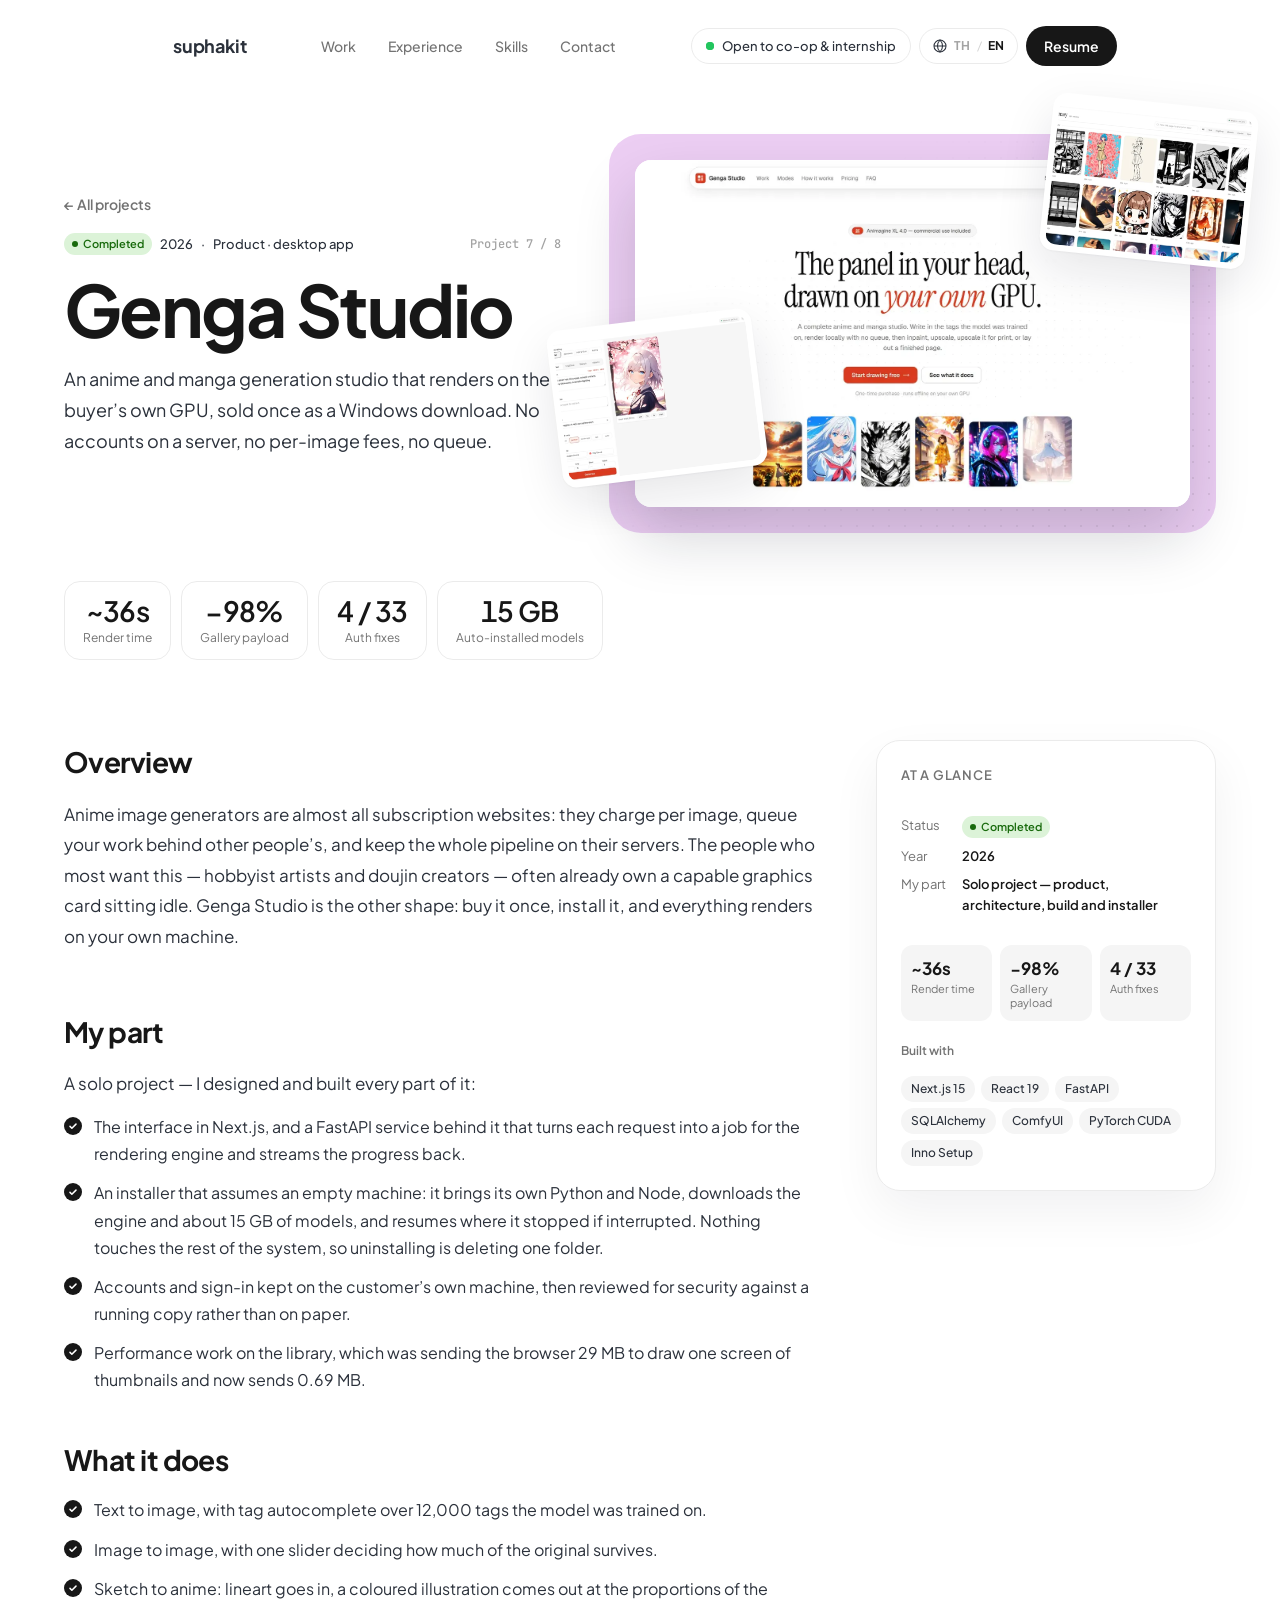
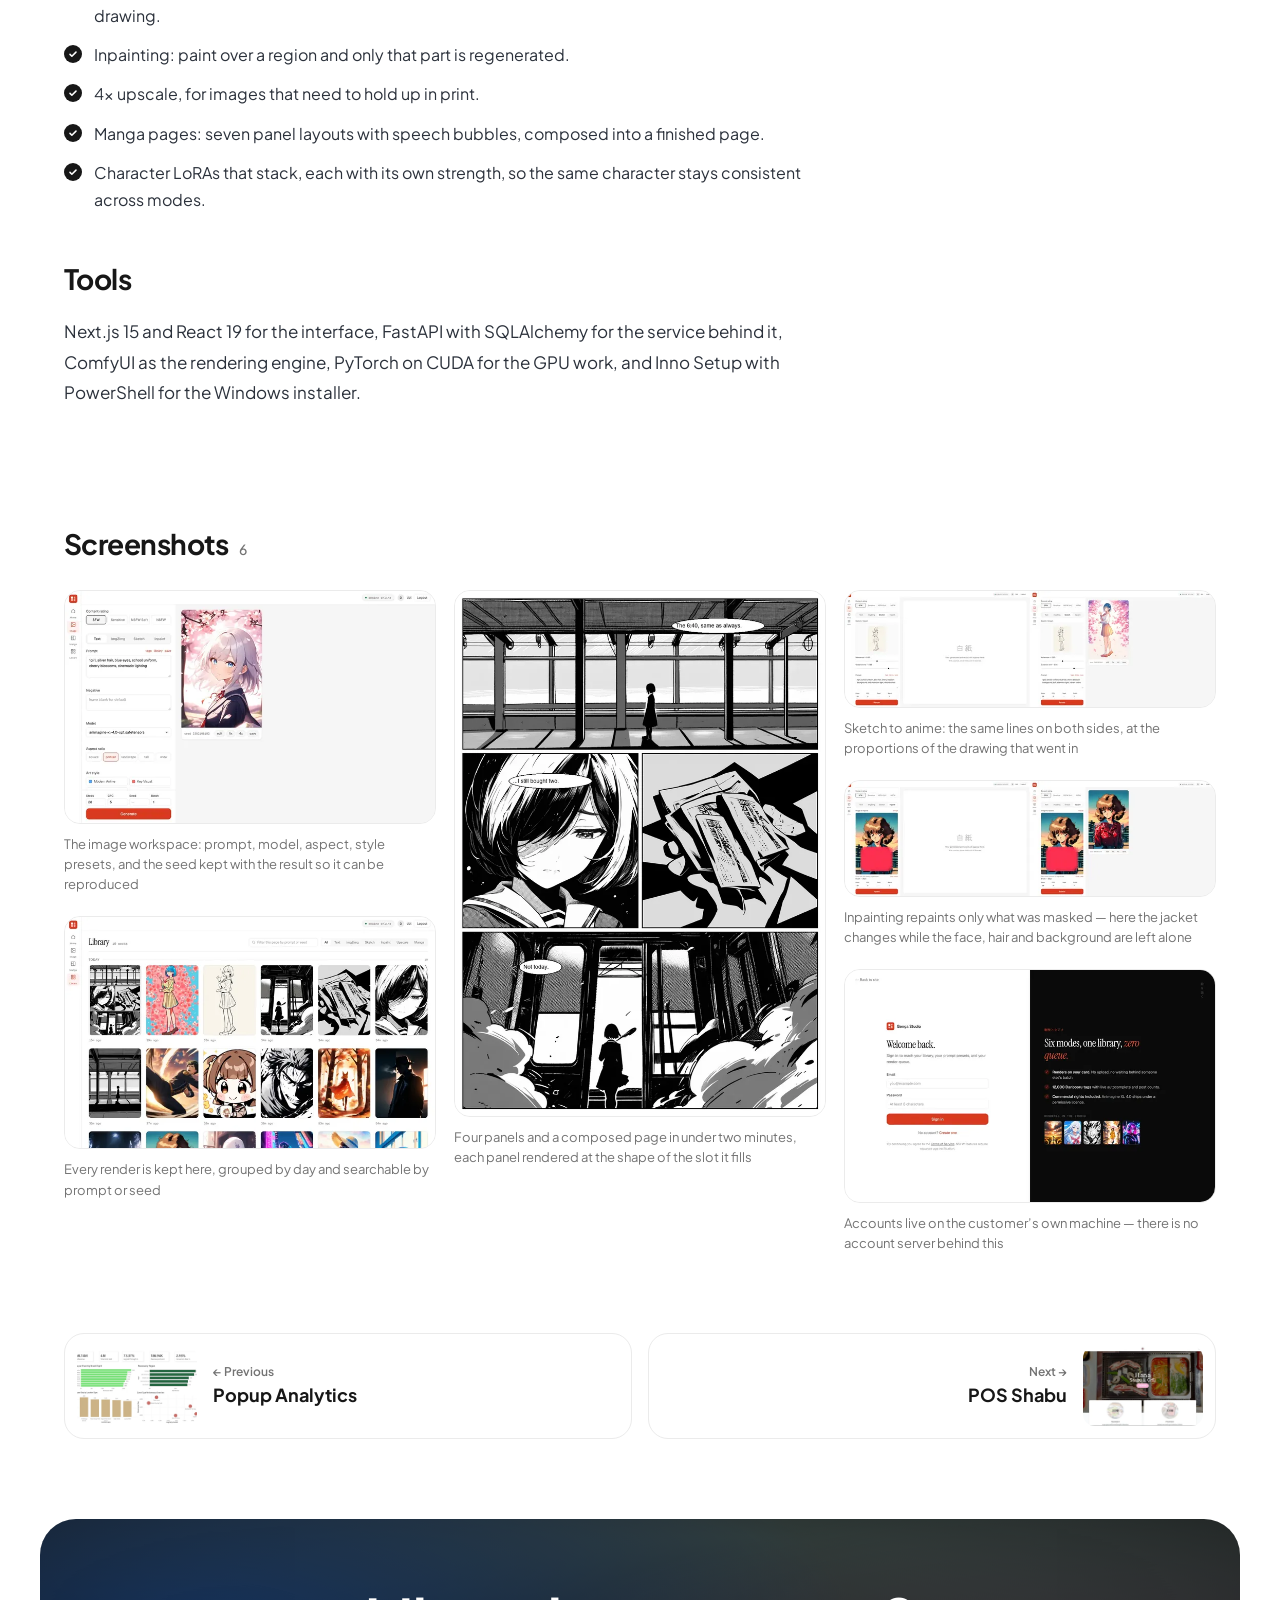
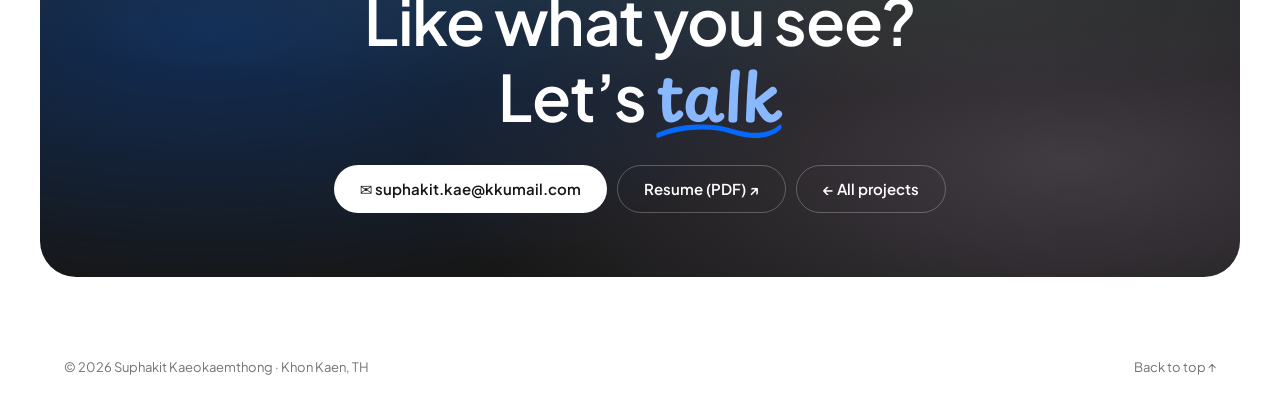
<file: projects/genga-studio/index.html>
<!doctype html>
<!-- Generated by build.js from assets/js/projects.js — edit the data, then run `node build.js` -->
<html lang="en">
<head>
  <meta charset="utf-8" />
  <meta name="viewport" content="width=device-width, initial-scale=1" />
  <title>Genga Studio — Suphakit Kaeokaemthong</title>
  <meta name="description" content="An anime and manga generation studio that renders on the buyer’s own GPU, sold once as a Windows download. No accounts on a server, no per-image fees, no queue." />
  <meta name="theme-color" content="#ffffff" />
  <link rel="canonical" href="https://suphakit.online/projects/genga-studio" />
  <meta property="og:type" content="article" />
  <meta property="og:site_name" content="Suphakit Kaeokaemthong" />
  <meta property="og:title" content="Genga Studio — Suphakit Kaeokaemthong" />
  <meta property="og:description" content="An anime and manga generation studio that renders on the buyer’s own GPU, sold once as a Windows download. No accounts on a server, no per-image fees, no queue." />
  <meta property="og:url" content="https://suphakit.online/projects/genga-studio" />
  <meta property="og:image" content="https://suphakit.online/assets/og/genga-studio.jpg" />
  <meta property="og:image:width" content="1200" />
  <meta property="og:image:height" content="630" />
  <meta name="twitter:card" content="summary_large_image" />
  <meta name="twitter:image" content="https://suphakit.online/assets/og/genga-studio.jpg" />
  <link rel="icon" href="/assets/img/favicon.svg" type="image/svg+xml" />
  <link rel="preconnect" href="https://fonts.googleapis.com" />
  <link rel="preconnect" href="https://fonts.gstatic.com" crossorigin />
  <link href="https://fonts.googleapis.com/css2?family=IBM+Plex+Sans+Thai:wght@400;500;600;700&family=Plus+Jakarta+Sans:wght@400;500;600;700;800&family=Playpen+Sans:wght@400;600&family=JetBrains+Mono:wght@400;500&display=swap" rel="stylesheet" />
  <link rel="stylesheet" href="/assets/css/style.css" />
  <script type="application/ld+json">{"@context":"https://schema.org","@type":"CreativeWork","name":"Genga Studio","description":"An anime and manga generation studio that renders on the buyer’s own GPU, sold once as a Windows download. No accounts on a server, no per-image fees, no queue.","url":"https://suphakit.online/projects/genga-studio","image":"https://suphakit.online/assets/img/projects/genga-landing.webp","dateCreated":"2026","keywords":"Next.js 15, React 19, FastAPI, SQLAlchemy, ComfyUI, PyTorch CUDA, Inno Setup","author":{"@type":"Person","name":"Suphakit Kaeokaemthong","url":"https://suphakit.online/"}}</script>
</head>
<body data-slug="genga-studio">
  <header class="nav is-sub" id="nav">
    <div class="nav-bar">
      <a class="nav-logo" href="/" data-i18n-attr="aria-label:nav.home" aria-label="Back to home">
        <span>suphakit</span>
      </a>
      <nav class="nav-links" aria-label="Main">
        <a href="/#work" data-i18n="nav.work">Work</a>
        <a href="/#experience" data-i18n="nav.experience">Experience</a>
        <a href="/#skills" data-i18n="nav.skills">Skills</a>
        <a href="#contact" data-i18n="nav.contact">Contact</a>
      </nav>
      <div class="nav-right">
        <span class="status-pill"><i class="dot"></i><span data-bind="status">Open to co-op &amp; internship</span></span>
        <button class="lang-toggle" type="button" data-i18n-attr="aria-label:nav.lang" aria-label="Switch language">
          <svg viewBox="0 0 24 24" width="16" height="16" aria-hidden="true"><circle cx="12" cy="12" r="9" fill="none" stroke="currentColor" stroke-width="1.6"/><path d="M3 12h18M12 3c2.5 2.6 3.8 5.6 3.8 9s-1.3 6.4-3.8 9c-2.5-2.6-3.8-5.6-3.8-9S9.5 5.6 12 3z" fill="none" stroke="currentColor" stroke-width="1.6"/></svg>
          <span data-l="th">TH</span><span data-l="en" class="on">EN</span>
        </button>
        <a class="btn btn-dark btn-sm" href="/resume.pdf" target="_blank" rel="noopener">Resume</a>
      </div>
    </div>
  </header>
  <main class="pj" id="pj">
    <section class="pj-hero">
      <div class="pj-hero-copy">
        <a class="pj-back" href="/#work">← All projects</a>
        <div class="pj-meta"><span class="badge done">Completed</span><span>2026</span><span>·</span><span>Product · desktop app</span><span class="muted">Project 7 / 8</span></div>
        <h1 class="pj-title">Genga Studio</h1>
        <p class="pj-summary">An anime and manga generation studio that renders on the buyer’s own GPU, sold once as a Windows download. No accounts on a server, no per-image fees, no queue.</p>
        <div class="pj-actions">
          
          
        </div>
      </div>
      <figure class="pj-cover" style="--c:#eccef3">
        <div class="pj-cover-frame"><img src="/assets/img/projects/genga-landing.webp" alt="Genga Studio" fetchpriority="high"></div>
        <div class="pj-float f0" aria-hidden="true"><img src="/assets/img/projects/genga-workspace-sm.webp" alt=""></div><div class="pj-float f1" aria-hidden="true"><img src="/assets/img/projects/genga-library-sm.webp" alt=""></div>
        
      </figure>
      <div class="stat-chips pj-stats"><div class="stat-chip"><b>~36s</b><small>Render time</small></div><div class="stat-chip"><b>−98%</b><small>Gallery payload</small></div><div class="stat-chip"><b>4 / 33</b><small>Auth fixes</small></div><div class="stat-chip"><b>15 GB</b><small>Auto-installed models</small></div></div>
    </section>

    <div class="pj-body">
      <article class="pj-article">
      <section class="pj-sec reveal">
        <h2>Overview</h2>
        <p>Anime image generators are almost all subscription websites: they charge per image, queue your work behind other people’s, and keep the whole pipeline on their servers. The people who most want this — hobbyist artists and doujin creators — often already own a capable graphics card sitting idle. Genga Studio is the other shape: buy it once, install it, and everything renders on your own machine.</p>
        
      </section>
      <section class="pj-sec reveal">
        <h2>My part</h2>
        <p>A solo project — I designed and built every part of it:</p>
        <ul class="checks"><li>The interface in Next.js, and a FastAPI service behind it that turns each request into a job for the rendering engine and streams the progress back.</li><li>An installer that assumes an empty machine: it brings its own Python and Node, downloads the engine and about 15 GB of models, and resumes where it stopped if interrupted. Nothing touches the rest of the system, so uninstalling is deleting one folder.</li><li>Accounts and sign-in kept on the customer’s own machine, then reviewed for security against a running copy rather than on paper.</li><li>Performance work on the library, which was sending the browser 29 MB to draw one screen of thumbnails and now sends 0.69 MB.</li></ul>
      </section>
      <section class="pj-sec reveal">
        <h2>What it does</h2>
        
        <ul class="checks"><li>Text to image, with tag autocomplete over 12,000 tags the model was trained on.</li><li>Image to image, with one slider deciding how much of the original survives.</li><li>Sketch to anime: lineart goes in, a coloured illustration comes out at the proportions of the drawing.</li><li>Inpainting: paint over a region and only that part is regenerated.</li><li>4× upscale, for images that need to hold up in print.</li><li>Manga pages: seven panel layouts with speech bubbles, composed into a finished page.</li><li>Character LoRAs that stack, each with its own strength, so the same character stays consistent across modes.</li></ul>
      </section>
      <section class="pj-sec reveal">
        <h2>Tools</h2>
        <p>Next.js 15 and React 19 for the interface, FastAPI with SQLAlchemy for the service behind it, ComfyUI as the rendering engine, PyTorch on CUDA for the GPU work, and Inno Setup with PowerShell for the Windows installer.</p>
        
      </section></article>
      <aside class="pj-glance reveal">
        <h3>At a glance</h3>
        <dl class="kv">
          <dt>Status</dt><dd><span class="badge done">Completed</span></dd>
          <dt>Year</dt><dd>2026</dd>
          <dt>My part</dt><dd>Solo project — product, architecture, build and installer</dd>
        </dl>
        <div class="glance-metrics"><div><b>~36s</b><small>Render time</small></div><div><b>−98%</b><small>Gallery payload</small></div><div><b>4 / 33</b><small>Auth fixes</small></div></div>
        <h4>Built with</h4>
        <div class="chips"><span class="chip">Next.js 15</span><span class="chip">React 19</span><span class="chip">FastAPI</span><span class="chip">SQLAlchemy</span><span class="chip">ComfyUI</span><span class="chip">PyTorch CUDA</span><span class="chip">Inno Setup</span></div>
        
      </aside>
    </div>

    <section class="pj-gallery" aria-labelledby="shots-title">
      <h2 id="shots-title">Screenshots <small>6</small></h2>
      <div class="pj-shots">
      <figure class="pj-shot reveal" style="--i:0">
        <button type="button" class="pj-zoom" data-full="/assets/img/projects/genga-workspace.webp" data-cap="The image workspace: prompt, model, aspect, style presets, and the seed kept with the result so it can be reproduced" aria-label="The image workspace: prompt, model, aspect, style presets, and the seed kept with the result so it can be reproduced">
          <img src="/assets/img/projects/genga-workspace-sm.webp" alt="The image workspace: prompt, model, aspect, style presets, and the seed kept with the result so it can be reproduced" loading="lazy">
        </button>
        <figcaption>The image workspace: prompt, model, aspect, style presets, and the seed kept with the result so it can be reproduced</figcaption>
      </figure>
      <figure class="pj-shot reveal" style="--i:1">
        <button type="button" class="pj-zoom" data-full="/assets/img/projects/genga-library.webp" data-cap="Every render is kept here, grouped by day and searchable by prompt or seed" aria-label="Every render is kept here, grouped by day and searchable by prompt or seed">
          <img src="/assets/img/projects/genga-library-sm.webp" alt="Every render is kept here, grouped by day and searchable by prompt or seed" loading="lazy">
        </button>
        <figcaption>Every render is kept here, grouped by day and searchable by prompt or seed</figcaption>
      </figure>
      <figure class="pj-shot reveal" style="--i:2">
        <button type="button" class="pj-zoom" data-full="/assets/img/projects/genga-manga-page.webp" data-cap="Four panels and a composed page in under two minutes, each panel rendered at the shape of the slot it fills" aria-label="Four panels and a composed page in under two minutes, each panel rendered at the shape of the slot it fills">
          <img src="/assets/img/projects/genga-manga-page-sm.webp" alt="Four panels and a composed page in under two minutes, each panel rendered at the shape of the slot it fills" loading="lazy">
        </button>
        <figcaption>Four panels and a composed page in under two minutes, each panel rendered at the shape of the slot it fills</figcaption>
      </figure>
      <figure class="pj-shot reveal" style="--i:3">
        <button type="button" class="pj-zoom" data-full="/assets/img/projects/genga-sketch-before-after.webp" data-cap="Sketch to anime: the same lines on both sides, at the proportions of the drawing that went in" aria-label="Sketch to anime: the same lines on both sides, at the proportions of the drawing that went in">
          <img src="/assets/img/projects/genga-sketch-before-after-sm.webp" alt="Sketch to anime: the same lines on both sides, at the proportions of the drawing that went in" loading="lazy">
        </button>
        <figcaption>Sketch to anime: the same lines on both sides, at the proportions of the drawing that went in</figcaption>
      </figure>
      <figure class="pj-shot reveal" style="--i:4">
        <button type="button" class="pj-zoom" data-full="/assets/img/projects/genga-inpaint-before-after.webp" data-cap="Inpainting repaints only what was masked — here the jacket changes while the face, hair and background are left alone" aria-label="Inpainting repaints only what was masked — here the jacket changes while the face, hair and background are left alone">
          <img src="/assets/img/projects/genga-inpaint-before-after-sm.webp" alt="Inpainting repaints only what was masked — here the jacket changes while the face, hair and background are left alone" loading="lazy">
        </button>
        <figcaption>Inpainting repaints only what was masked — here the jacket changes while the face, hair and background are left alone</figcaption>
      </figure>
      <figure class="pj-shot reveal" style="--i:5">
        <button type="button" class="pj-zoom" data-full="/assets/img/projects/genga-auth.webp" data-cap="Accounts live on the customer’s own machine — there is no account server behind this" aria-label="Accounts live on the customer’s own machine — there is no account server behind this">
          <img src="/assets/img/projects/genga-auth-sm.webp" alt="Accounts live on the customer’s own machine — there is no account server behind this" loading="lazy">
        </button>
        <figcaption>Accounts live on the customer’s own machine — there is no account server behind this</figcaption>
      </figure></div>
    </section>

    <nav class="pj-pager" aria-label="All projects">
      <a class="pj-pg " href="/projects/popup-analytics">
        <img src="/assets/img/projects/popup-dashboard-sm.webp" alt="" loading="lazy">
        <span><small>← Previous</small><b>Popup Analytics</b></span>
      </a>
      <a class="pj-pg is-next" href="/projects/pos-shabu">
        <img src="/assets/img/projects/pos-shabu-sm.webp" alt="" loading="lazy">
        <span><small>Next →</small><b>POS Shabu</b></span>
      </a></nav>

    <section class="contact" id="contact">
      <div class="contact-card is-compact">
        <div class="contact-glow" aria-hidden="true"></div>
        <h2>Like what you see?<br />Let’s <span class="hand">talk<svg class="scribble" viewBox="0 0 200 20" preserveAspectRatio="none" aria-hidden="true"><path d="M3 14 C 40 4, 90 4, 120 10 S 180 16, 197 6"/></svg></span></h2>
        <div class="contact-actions">
          <a class="btn btn-light" href="mailto:suphakit.kae@kkumail.com">✉ suphakit.kae@kkumail.com</a>
          <a class="btn btn-ghost-light" href="/resume.pdf" target="_blank" rel="noopener">Resume (PDF) ↗</a>
          <a class="btn btn-ghost-light" href="/#work">← All projects</a>
        </div>
      </div>
    </section>
  </main>
  <footer class="footer">
    <span>© <span id="year">2026</span> Suphakit Kaeokaemthong · Khon Kaen, TH</span>
    <a href="#top" data-i18n="footer.top">Back to top ↑</a>
  </footer>

  <dialog class="lightbox" id="lightbox" aria-label="Screenshot">
    <figure><img alt="" /><figcaption></figcaption></figure>
    <button type="button" class="lb-btn lb-prev" data-nav="-1" aria-label="Previous">←</button>
    <button type="button" class="lb-btn lb-next" data-nav="1" aria-label="Next">→</button>
    <button type="button" class="lb-btn lb-close" data-close aria-label="Close">✕</button>
  </dialog>

  <script src="/assets/js/core.js"></script>
  <script src="/assets/js/data.js"></script>
  <script src="/assets/js/projects.js"></script>
  <script src="/assets/js/project-view.js"></script>
  <script src="/assets/js/project.js"></script>
</body>
</html>
</file>
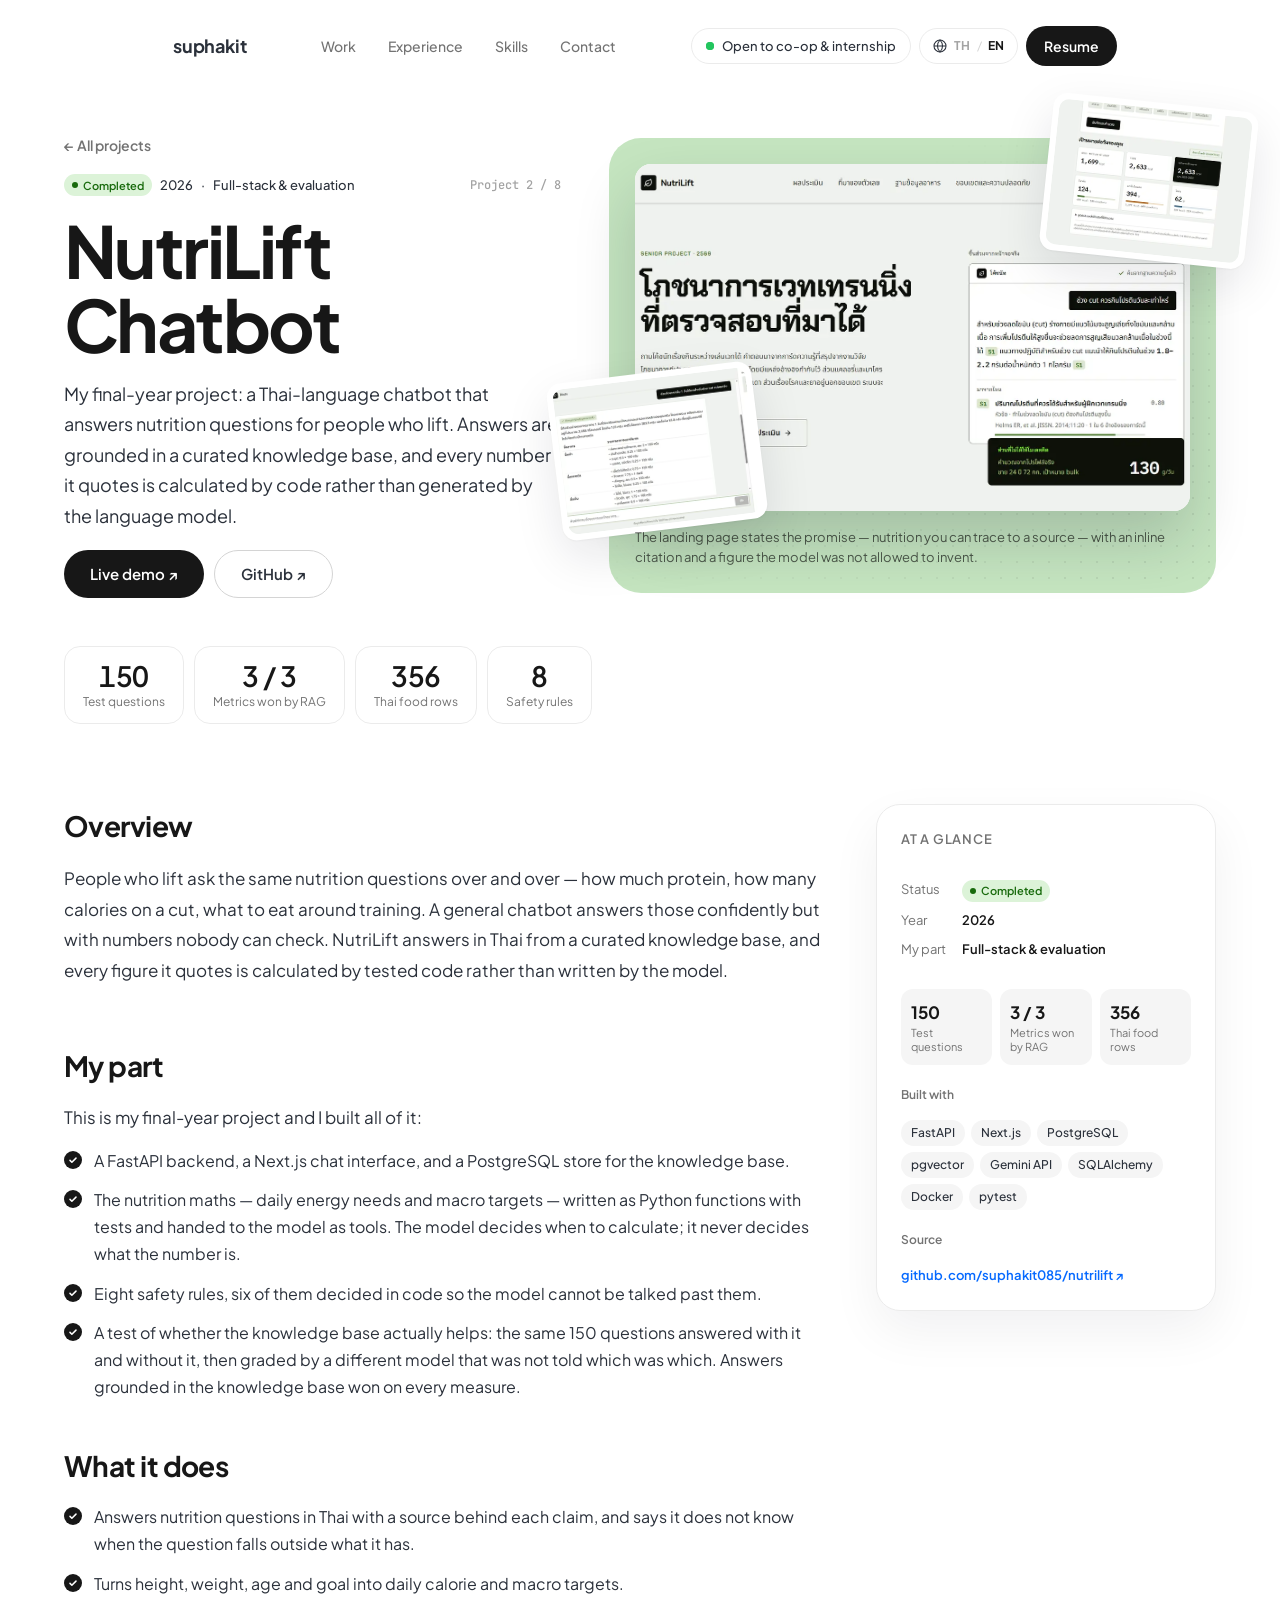
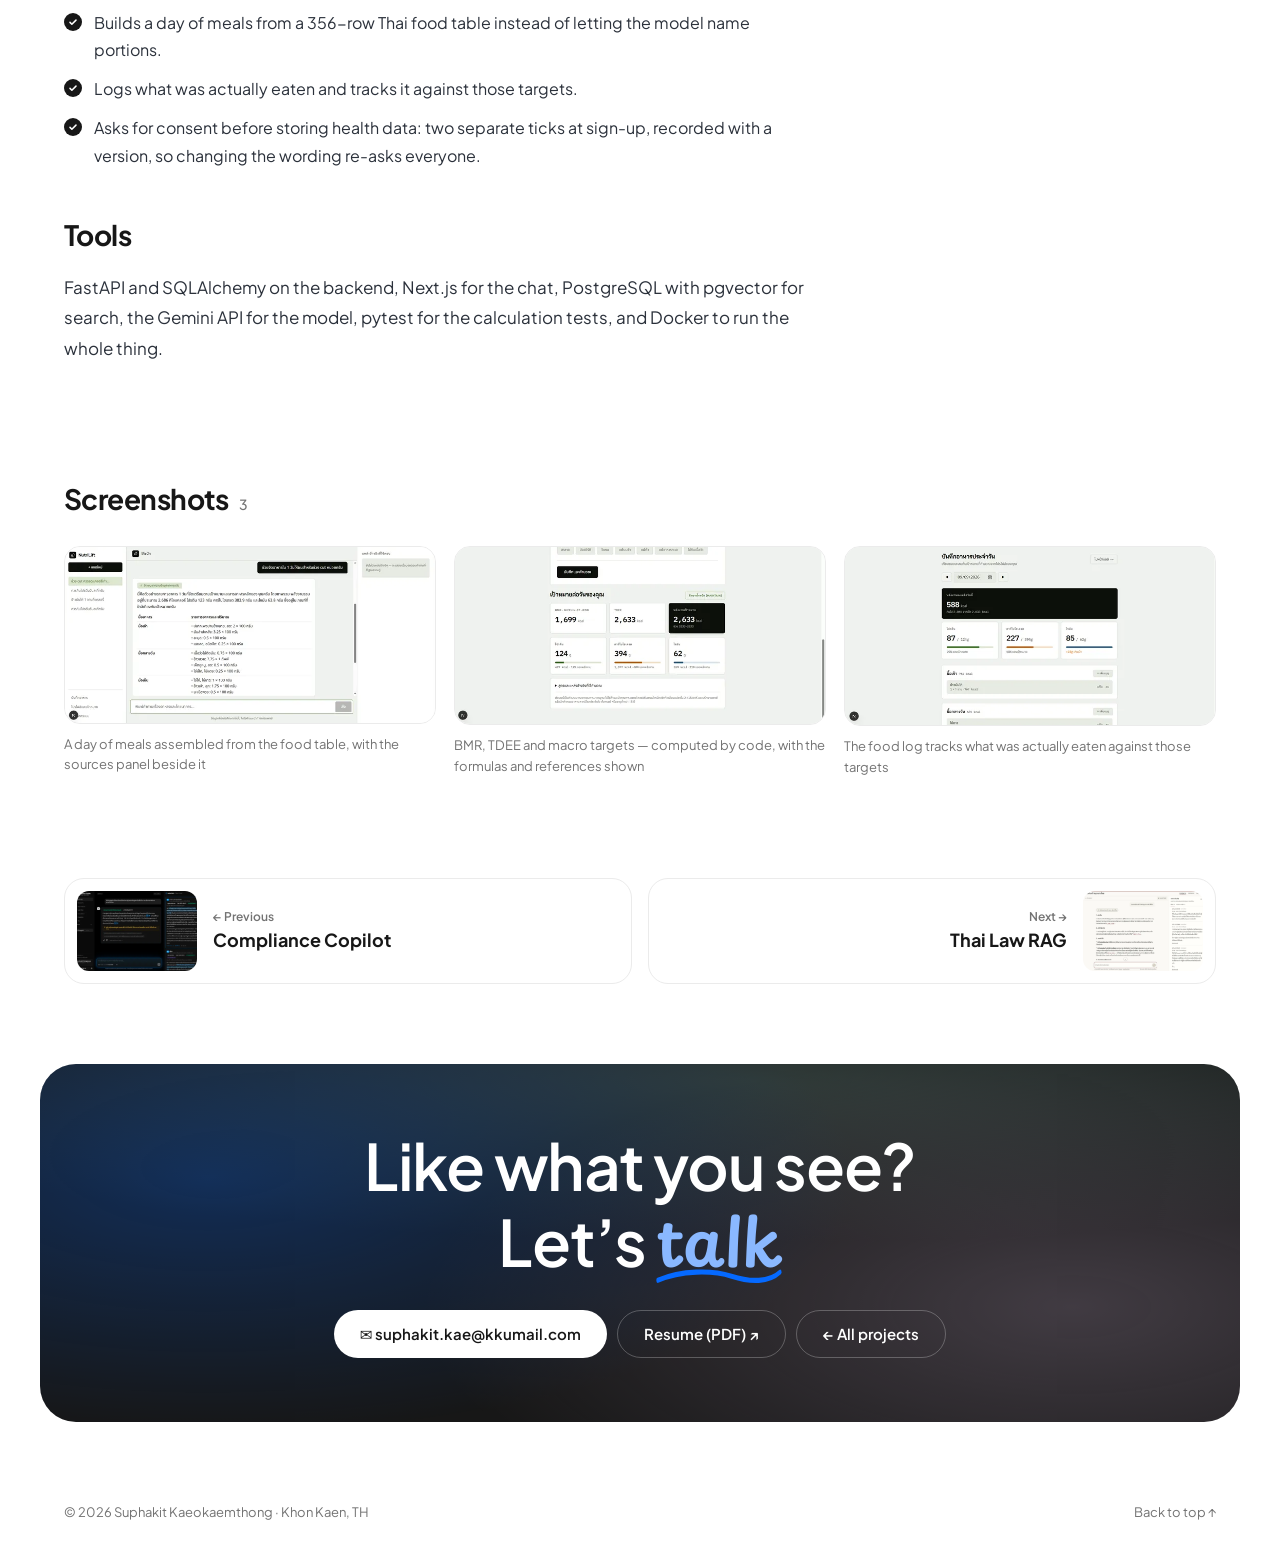
<file: projects/nutrilift/index.html>
<!doctype html>
<!-- Generated by build.js from assets/js/projects.js — edit the data, then run `node build.js` -->
<html lang="en">
<head>
  <meta charset="utf-8" />
  <meta name="viewport" content="width=device-width, initial-scale=1" />
  <title>NutriLift Chatbot — Suphakit Kaeokaemthong</title>
  <meta name="description" content="My final-year project: a Thai-language chatbot that answers nutrition questions for people who lift. Answers are grounded in a curated knowledge base, and every number it quotes is calculated by code rather than generated by the language model." />
  <meta name="theme-color" content="#ffffff" />
  <link rel="canonical" href="https://suphakit.online/projects/nutrilift" />
  <meta property="og:type" content="article" />
  <meta property="og:site_name" content="Suphakit Kaeokaemthong" />
  <meta property="og:title" content="NutriLift Chatbot — Suphakit Kaeokaemthong" />
  <meta property="og:description" content="My final-year project: a Thai-language chatbot that answers nutrition questions for people who lift. Answers are grounded in a curated knowledge base, and every number it quotes is calculated by code rather than generated by the language model." />
  <meta property="og:url" content="https://suphakit.online/projects/nutrilift" />
  <meta property="og:image" content="https://suphakit.online/assets/og/nutrilift.jpg" />
  <meta property="og:image:width" content="1200" />
  <meta property="og:image:height" content="630" />
  <meta name="twitter:card" content="summary_large_image" />
  <meta name="twitter:image" content="https://suphakit.online/assets/og/nutrilift.jpg" />
  <link rel="icon" href="/assets/img/favicon.svg" type="image/svg+xml" />
  <link rel="preconnect" href="https://fonts.googleapis.com" />
  <link rel="preconnect" href="https://fonts.gstatic.com" crossorigin />
  <link href="https://fonts.googleapis.com/css2?family=IBM+Plex+Sans+Thai:wght@400;500;600;700&family=Plus+Jakarta+Sans:wght@400;500;600;700;800&family=Playpen+Sans:wght@400;600&family=JetBrains+Mono:wght@400;500&display=swap" rel="stylesheet" />
  <link rel="stylesheet" href="/assets/css/style.css" />
  <script type="application/ld+json">{"@context":"https://schema.org","@type":"CreativeWork","name":"NutriLift Chatbot","description":"My final-year project: a Thai-language chatbot that answers nutrition questions for people who lift. Answers are grounded in a curated knowledge base, and every number it quotes is calculated by code rather than generated by the language model.","url":"https://suphakit.online/projects/nutrilift","image":"https://suphakit.online/assets/img/projects/nutrilift-landing.webp","dateCreated":"2026","keywords":"FastAPI, Next.js, PostgreSQL, pgvector, Gemini API, SQLAlchemy, Docker, pytest","author":{"@type":"Person","name":"Suphakit Kaeokaemthong","url":"https://suphakit.online/"},"codeRepository":"https://github.com/suphakit085/nutrilift"}</script>
</head>
<body data-slug="nutrilift">
  <header class="nav is-sub" id="nav">
    <div class="nav-bar">
      <a class="nav-logo" href="/" data-i18n-attr="aria-label:nav.home" aria-label="Back to home">
        <span>suphakit</span>
      </a>
      <nav class="nav-links" aria-label="Main">
        <a href="/#work" data-i18n="nav.work">Work</a>
        <a href="/#experience" data-i18n="nav.experience">Experience</a>
        <a href="/#skills" data-i18n="nav.skills">Skills</a>
        <a href="#contact" data-i18n="nav.contact">Contact</a>
      </nav>
      <div class="nav-right">
        <span class="status-pill"><i class="dot"></i><span data-bind="status">Open to co-op &amp; internship</span></span>
        <button class="lang-toggle" type="button" data-i18n-attr="aria-label:nav.lang" aria-label="Switch language">
          <svg viewBox="0 0 24 24" width="16" height="16" aria-hidden="true"><circle cx="12" cy="12" r="9" fill="none" stroke="currentColor" stroke-width="1.6"/><path d="M3 12h18M12 3c2.5 2.6 3.8 5.6 3.8 9s-1.3 6.4-3.8 9c-2.5-2.6-3.8-5.6-3.8-9S9.5 5.6 12 3z" fill="none" stroke="currentColor" stroke-width="1.6"/></svg>
          <span data-l="th">TH</span><span data-l="en" class="on">EN</span>
        </button>
        <a class="btn btn-dark btn-sm" href="/resume.pdf" target="_blank" rel="noopener">Resume</a>
      </div>
    </div>
  </header>
  <main class="pj" id="pj">
    <section class="pj-hero">
      <div class="pj-hero-copy">
        <a class="pj-back" href="/#work">← All projects</a>
        <div class="pj-meta"><span class="badge done">Completed</span><span>2026</span><span>·</span><span>Full-stack &amp; evaluation</span><span class="muted">Project 2 / 8</span></div>
        <h1 class="pj-title">NutriLift Chatbot</h1>
        <p class="pj-summary">My final-year project: a Thai-language chatbot that answers nutrition questions for people who lift. Answers are grounded in a curated knowledge base, and every number it quotes is calculated by code rather than generated by the language model.</p>
        <div class="pj-actions">
          <a class="btn btn-dark" href="https://nutrilift-azure.vercel.app" target="_blank" rel="noopener">Live demo ↗</a>
          <a class="btn btn-line" href="https://github.com/suphakit085/nutrilift" target="_blank" rel="noopener">GitHub ↗</a>
        </div>
      </div>
      <figure class="pj-cover" style="--c:#c5e5c0">
        <div class="pj-cover-frame"><img src="/assets/img/projects/nutrilift-landing.webp" alt="NutriLift Chatbot" fetchpriority="high"></div>
        <div class="pj-float f0" aria-hidden="true"><img src="/assets/img/projects/nutrilift-chat-sm.webp" alt=""></div><div class="pj-float f1" aria-hidden="true"><img src="/assets/img/projects/nutrilift-goals-sm.webp" alt=""></div>
        <figcaption>The landing page states the promise — nutrition you can trace to a source — with an inline citation and a figure the model was not allowed to invent.</figcaption>
      </figure>
      <div class="stat-chips pj-stats"><div class="stat-chip"><b>150</b><small>Test questions</small></div><div class="stat-chip"><b>3 / 3</b><small>Metrics won by RAG</small></div><div class="stat-chip"><b>356</b><small>Thai food rows</small></div><div class="stat-chip"><b>8</b><small>Safety rules</small></div></div>
    </section>

    <div class="pj-body">
      <article class="pj-article">
      <section class="pj-sec reveal">
        <h2>Overview</h2>
        <p>People who lift ask the same nutrition questions over and over — how much protein, how many calories on a cut, what to eat around training. A general chatbot answers those confidently but with numbers nobody can check. NutriLift answers in Thai from a curated knowledge base, and every figure it quotes is calculated by tested code rather than written by the model.</p>
        
      </section>
      <section class="pj-sec reveal">
        <h2>My part</h2>
        <p>This is my final-year project and I built all of it:</p>
        <ul class="checks"><li>A FastAPI backend, a Next.js chat interface, and a PostgreSQL store for the knowledge base.</li><li>The nutrition maths — daily energy needs and macro targets — written as Python functions with tests and handed to the model as tools. The model decides when to calculate; it never decides what the number is.</li><li>Eight safety rules, six of them decided in code so the model cannot be talked past them.</li><li>A test of whether the knowledge base actually helps: the same 150 questions answered with it and without it, then graded by a different model that was not told which was which. Answers grounded in the knowledge base won on every measure.</li></ul>
      </section>
      <section class="pj-sec reveal">
        <h2>What it does</h2>
        
        <ul class="checks"><li>Answers nutrition questions in Thai with a source behind each claim, and says it does not know when the question falls outside what it has.</li><li>Turns height, weight, age and goal into daily calorie and macro targets.</li><li>Builds a day of meals from a 356-row Thai food table instead of letting the model name portions.</li><li>Logs what was actually eaten and tracks it against those targets.</li><li>Asks for consent before storing health data: two separate ticks at sign-up, recorded with a version, so changing the wording re-asks everyone.</li></ul>
      </section>
      <section class="pj-sec reveal">
        <h2>Tools</h2>
        <p>FastAPI and SQLAlchemy on the backend, Next.js for the chat, PostgreSQL with pgvector for search, the Gemini API for the model, pytest for the calculation tests, and Docker to run the whole thing.</p>
        
      </section></article>
      <aside class="pj-glance reveal">
        <h3>At a glance</h3>
        <dl class="kv">
          <dt>Status</dt><dd><span class="badge done">Completed</span></dd>
          <dt>Year</dt><dd>2026</dd>
          <dt>My part</dt><dd>Full-stack &amp; evaluation</dd>
        </dl>
        <div class="glance-metrics"><div><b>150</b><small>Test questions</small></div><div><b>3 / 3</b><small>Metrics won by RAG</small></div><div><b>356</b><small>Thai food rows</small></div></div>
        <h4>Built with</h4>
        <div class="chips"><span class="chip">FastAPI</span><span class="chip">Next.js</span><span class="chip">PostgreSQL</span><span class="chip">pgvector</span><span class="chip">Gemini API</span><span class="chip">SQLAlchemy</span><span class="chip">Docker</span><span class="chip">pytest</span></div>
        <h4>Source</h4><a class="src" href="https://github.com/suphakit085/nutrilift" target="_blank" rel="noopener">github.com/suphakit085/nutrilift ↗</a>
      </aside>
    </div>

    <section class="pj-gallery" aria-labelledby="shots-title">
      <h2 id="shots-title">Screenshots <small>3</small></h2>
      <div class="pj-shots">
      <figure class="pj-shot reveal" style="--i:0">
        <button type="button" class="pj-zoom" data-full="/assets/img/projects/nutrilift-chat.webp" data-cap="A day of meals assembled from the food table, with the sources panel beside it" aria-label="A day of meals assembled from the food table, with the sources panel beside it">
          <img src="/assets/img/projects/nutrilift-chat-sm.webp" alt="A day of meals assembled from the food table, with the sources panel beside it" loading="lazy">
        </button>
        <figcaption>A day of meals assembled from the food table, with the sources panel beside it</figcaption>
      </figure>
      <figure class="pj-shot reveal" style="--i:1">
        <button type="button" class="pj-zoom" data-full="/assets/img/projects/nutrilift-goals.webp" data-cap="BMR, TDEE and macro targets — computed by code, with the formulas and references shown" aria-label="BMR, TDEE and macro targets — computed by code, with the formulas and references shown">
          <img src="/assets/img/projects/nutrilift-goals-sm.webp" alt="BMR, TDEE and macro targets — computed by code, with the formulas and references shown" loading="lazy">
        </button>
        <figcaption>BMR, TDEE and macro targets — computed by code, with the formulas and references shown</figcaption>
      </figure>
      <figure class="pj-shot reveal" style="--i:2">
        <button type="button" class="pj-zoom" data-full="/assets/img/projects/nutrilift-foodlog.webp" data-cap="The food log tracks what was actually eaten against those targets" aria-label="The food log tracks what was actually eaten against those targets">
          <img src="/assets/img/projects/nutrilift-foodlog-sm.webp" alt="The food log tracks what was actually eaten against those targets" loading="lazy">
        </button>
        <figcaption>The food log tracks what was actually eaten against those targets</figcaption>
      </figure></div>
    </section>

    <nav class="pj-pager" aria-label="All projects">
      <a class="pj-pg " href="/projects/compliance-copilot">
        <img src="/assets/img/projects/cc-chat-answer-sm.webp" alt="" loading="lazy">
        <span><small>← Previous</small><b>Compliance Copilot</b></span>
      </a>
      <a class="pj-pg is-next" href="/projects/thai-law-rag">
        <img src="/assets/img/projects/lawrag-ask-sm.webp" alt="" loading="lazy">
        <span><small>Next →</small><b>Thai Law RAG</b></span>
      </a></nav>

    <section class="contact" id="contact">
      <div class="contact-card is-compact">
        <div class="contact-glow" aria-hidden="true"></div>
        <h2>Like what you see?<br />Let’s <span class="hand">talk<svg class="scribble" viewBox="0 0 200 20" preserveAspectRatio="none" aria-hidden="true"><path d="M3 14 C 40 4, 90 4, 120 10 S 180 16, 197 6"/></svg></span></h2>
        <div class="contact-actions">
          <a class="btn btn-light" href="mailto:suphakit.kae@kkumail.com">✉ suphakit.kae@kkumail.com</a>
          <a class="btn btn-ghost-light" href="/resume.pdf" target="_blank" rel="noopener">Resume (PDF) ↗</a>
          <a class="btn btn-ghost-light" href="/#work">← All projects</a>
        </div>
      </div>
    </section>
  </main>
  <footer class="footer">
    <span>© <span id="year">2026</span> Suphakit Kaeokaemthong · Khon Kaen, TH</span>
    <a href="#top" data-i18n="footer.top">Back to top ↑</a>
  </footer>

  <dialog class="lightbox" id="lightbox" aria-label="Screenshot">
    <figure><img alt="" /><figcaption></figcaption></figure>
    <button type="button" class="lb-btn lb-prev" data-nav="-1" aria-label="Previous">←</button>
    <button type="button" class="lb-btn lb-next" data-nav="1" aria-label="Next">→</button>
    <button type="button" class="lb-btn lb-close" data-close aria-label="Close">✕</button>
  </dialog>

  <script src="/assets/js/core.js"></script>
  <script src="/assets/js/data.js"></script>
  <script src="/assets/js/projects.js"></script>
  <script src="/assets/js/project-view.js"></script>
  <script src="/assets/js/project.js"></script>
</body>
</html>
</file>
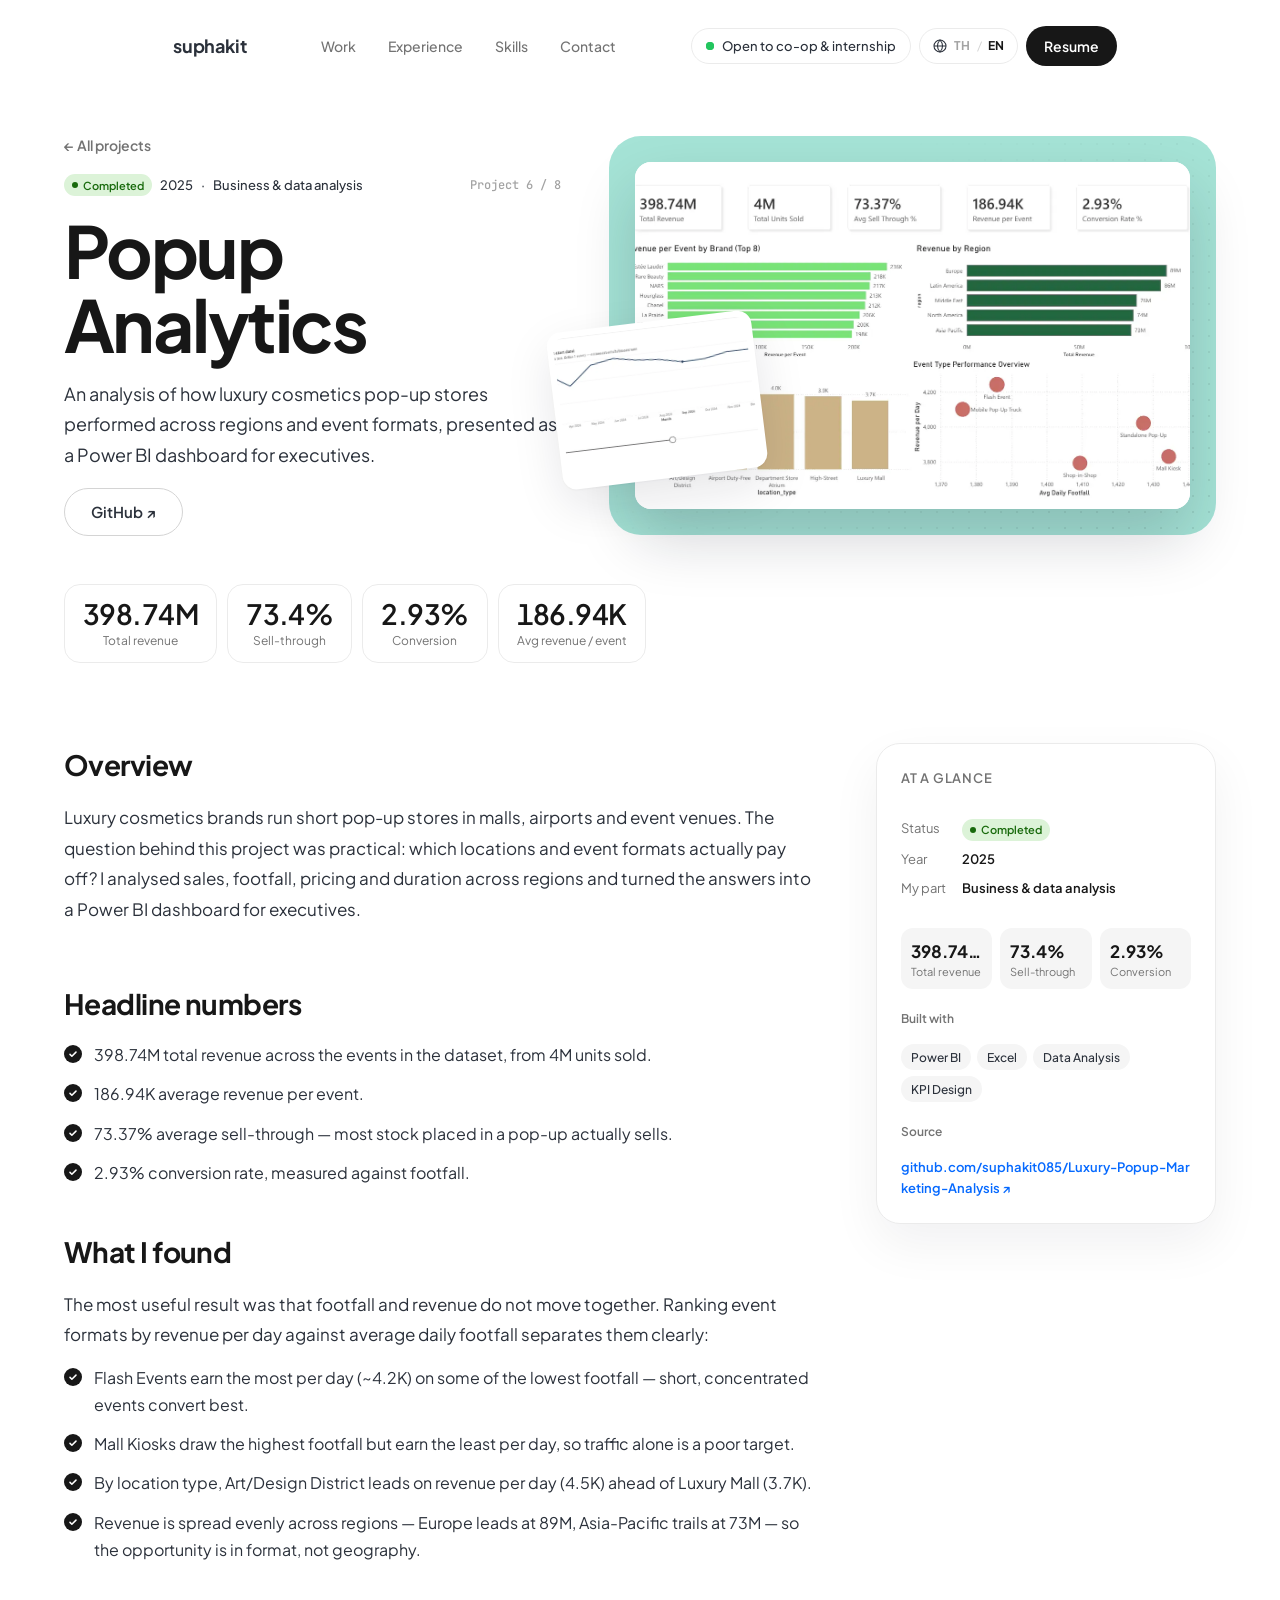
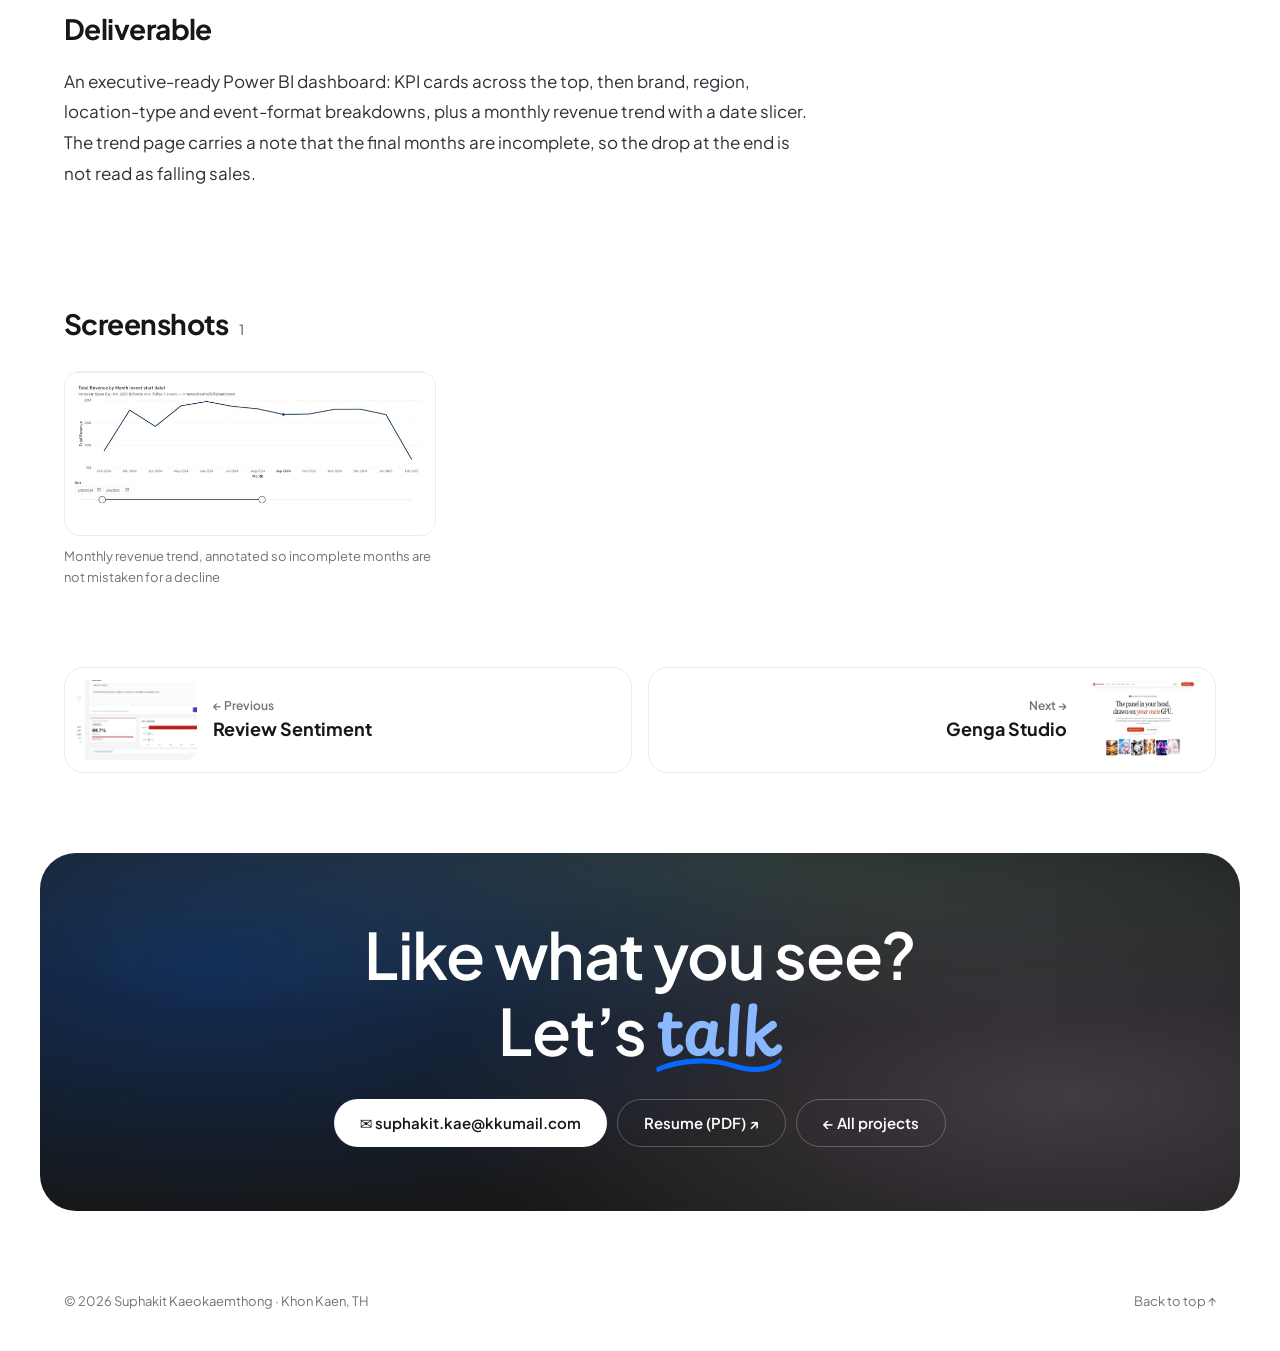
<file: projects/popup-analytics/index.html>
<!doctype html>
<!-- Generated by build.js from assets/js/projects.js — edit the data, then run `node build.js` -->
<html lang="en">
<head>
  <meta charset="utf-8" />
  <meta name="viewport" content="width=device-width, initial-scale=1" />
  <title>Popup Analytics — Suphakit Kaeokaemthong</title>
  <meta name="description" content="An analysis of how luxury cosmetics pop-up stores performed across regions and event formats, presented as a Power BI dashboard for executives." />
  <meta name="theme-color" content="#ffffff" />
  <link rel="canonical" href="https://suphakit.online/projects/popup-analytics" />
  <meta property="og:type" content="article" />
  <meta property="og:site_name" content="Suphakit Kaeokaemthong" />
  <meta property="og:title" content="Popup Analytics — Suphakit Kaeokaemthong" />
  <meta property="og:description" content="An analysis of how luxury cosmetics pop-up stores performed across regions and event formats, presented as a Power BI dashboard for executives." />
  <meta property="og:url" content="https://suphakit.online/projects/popup-analytics" />
  <meta property="og:image" content="https://suphakit.online/assets/og/popup-analytics.jpg" />
  <meta property="og:image:width" content="1200" />
  <meta property="og:image:height" content="630" />
  <meta name="twitter:card" content="summary_large_image" />
  <meta name="twitter:image" content="https://suphakit.online/assets/og/popup-analytics.jpg" />
  <link rel="icon" href="/assets/img/favicon.svg" type="image/svg+xml" />
  <link rel="preconnect" href="https://fonts.googleapis.com" />
  <link rel="preconnect" href="https://fonts.gstatic.com" crossorigin />
  <link href="https://fonts.googleapis.com/css2?family=IBM+Plex+Sans+Thai:wght@400;500;600;700&family=Plus+Jakarta+Sans:wght@400;500;600;700;800&family=Playpen+Sans:wght@400;600&family=JetBrains+Mono:wght@400;500&display=swap" rel="stylesheet" />
  <link rel="stylesheet" href="/assets/css/style.css" />
  <script type="application/ld+json">{"@context":"https://schema.org","@type":"CreativeWork","name":"Popup Analytics","description":"An analysis of how luxury cosmetics pop-up stores performed across regions and event formats, presented as a Power BI dashboard for executives.","url":"https://suphakit.online/projects/popup-analytics","image":"https://suphakit.online/assets/img/projects/popup-dashboard.webp","dateCreated":"2025","keywords":"Power BI, Excel, Data Analysis, KPI Design","author":{"@type":"Person","name":"Suphakit Kaeokaemthong","url":"https://suphakit.online/"},"codeRepository":"https://github.com/suphakit085/Luxury-Popup-Marketing-Analysis"}</script>
</head>
<body data-slug="popup-analytics">
  <header class="nav is-sub" id="nav">
    <div class="nav-bar">
      <a class="nav-logo" href="/" data-i18n-attr="aria-label:nav.home" aria-label="Back to home">
        <span>suphakit</span>
      </a>
      <nav class="nav-links" aria-label="Main">
        <a href="/#work" data-i18n="nav.work">Work</a>
        <a href="/#experience" data-i18n="nav.experience">Experience</a>
        <a href="/#skills" data-i18n="nav.skills">Skills</a>
        <a href="#contact" data-i18n="nav.contact">Contact</a>
      </nav>
      <div class="nav-right">
        <span class="status-pill"><i class="dot"></i><span data-bind="status">Open to co-op &amp; internship</span></span>
        <button class="lang-toggle" type="button" data-i18n-attr="aria-label:nav.lang" aria-label="Switch language">
          <svg viewBox="0 0 24 24" width="16" height="16" aria-hidden="true"><circle cx="12" cy="12" r="9" fill="none" stroke="currentColor" stroke-width="1.6"/><path d="M3 12h18M12 3c2.5 2.6 3.8 5.6 3.8 9s-1.3 6.4-3.8 9c-2.5-2.6-3.8-5.6-3.8-9S9.5 5.6 12 3z" fill="none" stroke="currentColor" stroke-width="1.6"/></svg>
          <span data-l="th">TH</span><span data-l="en" class="on">EN</span>
        </button>
        <a class="btn btn-dark btn-sm" href="/resume.pdf" target="_blank" rel="noopener">Resume</a>
      </div>
    </div>
  </header>
  <main class="pj" id="pj">
    <section class="pj-hero">
      <div class="pj-hero-copy">
        <a class="pj-back" href="/#work">← All projects</a>
        <div class="pj-meta"><span class="badge done">Completed</span><span>2025</span><span>·</span><span>Business &amp; data analysis</span><span class="muted">Project 6 / 8</span></div>
        <h1 class="pj-title">Popup Analytics</h1>
        <p class="pj-summary">An analysis of how luxury cosmetics pop-up stores performed across regions and event formats, presented as a Power BI dashboard for executives.</p>
        <div class="pj-actions">
          
          <a class="btn btn-line" href="https://github.com/suphakit085/Luxury-Popup-Marketing-Analysis" target="_blank" rel="noopener">GitHub ↗</a>
        </div>
      </div>
      <figure class="pj-cover" style="--c:#a5e3d6">
        <div class="pj-cover-frame"><img src="/assets/img/projects/popup-dashboard.webp" alt="Popup Analytics" fetchpriority="high"></div>
        <div class="pj-float f0" aria-hidden="true"><img src="/assets/img/projects/popup-revenue-trend-sm.webp" alt=""></div>
        
      </figure>
      <div class="stat-chips pj-stats"><div class="stat-chip"><b>398.74M</b><small>Total revenue</small></div><div class="stat-chip"><b>73.4%</b><small>Sell-through</small></div><div class="stat-chip"><b>2.93%</b><small>Conversion</small></div><div class="stat-chip"><b>186.94K</b><small>Avg revenue / event</small></div></div>
    </section>

    <div class="pj-body">
      <article class="pj-article">
      <section class="pj-sec reveal">
        <h2>Overview</h2>
        <p>Luxury cosmetics brands run short pop-up stores in malls, airports and event venues. The question behind this project was practical: which locations and event formats actually pay off? I analysed sales, footfall, pricing and duration across regions and turned the answers into a Power BI dashboard for executives.</p>
        
      </section>
      <section class="pj-sec reveal">
        <h2>Headline numbers</h2>
        
        <ul class="checks"><li>398.74M total revenue across the events in the dataset, from 4M units sold.</li><li>186.94K average revenue per event.</li><li>73.37% average sell-through — most stock placed in a pop-up actually sells.</li><li>2.93% conversion rate, measured against footfall.</li></ul>
      </section>
      <section class="pj-sec reveal">
        <h2>What I found</h2>
        <p>The most useful result was that footfall and revenue do not move together. Ranking event formats by revenue per day against average daily footfall separates them clearly:</p>
        <ul class="checks"><li>Flash Events earn the most per day (~4.2K) on some of the lowest footfall — short, concentrated events convert best.</li><li>Mall Kiosks draw the highest footfall but earn the least per day, so traffic alone is a poor target.</li><li>By location type, Art/Design District leads on revenue per day (4.5K) ahead of Luxury Mall (3.7K).</li><li>Revenue is spread evenly across regions — Europe leads at 89M, Asia-Pacific trails at 73M — so the opportunity is in format, not geography.</li></ul>
      </section>
      <section class="pj-sec reveal">
        <h2>Deliverable</h2>
        <p>An executive-ready Power BI dashboard: KPI cards across the top, then brand, region, location-type and event-format breakdowns, plus a monthly revenue trend with a date slicer. The trend page carries a note that the final months are incomplete, so the drop at the end is not read as falling sales.</p>
        
      </section></article>
      <aside class="pj-glance reveal">
        <h3>At a glance</h3>
        <dl class="kv">
          <dt>Status</dt><dd><span class="badge done">Completed</span></dd>
          <dt>Year</dt><dd>2025</dd>
          <dt>My part</dt><dd>Business &amp; data analysis</dd>
        </dl>
        <div class="glance-metrics"><div><b>398.74M</b><small>Total revenue</small></div><div><b>73.4%</b><small>Sell-through</small></div><div><b>2.93%</b><small>Conversion</small></div></div>
        <h4>Built with</h4>
        <div class="chips"><span class="chip">Power BI</span><span class="chip">Excel</span><span class="chip">Data Analysis</span><span class="chip">KPI Design</span></div>
        <h4>Source</h4><a class="src" href="https://github.com/suphakit085/Luxury-Popup-Marketing-Analysis" target="_blank" rel="noopener">github.com/suphakit085/Luxury-Popup-Marketing-Analysis ↗</a>
      </aside>
    </div>

    <section class="pj-gallery" aria-labelledby="shots-title">
      <h2 id="shots-title">Screenshots <small>1</small></h2>
      <div class="pj-shots">
      <figure class="pj-shot reveal" style="--i:0">
        <button type="button" class="pj-zoom" data-full="/assets/img/projects/popup-revenue-trend.webp" data-cap="Monthly revenue trend, annotated so incomplete months are not mistaken for a decline" aria-label="Monthly revenue trend, annotated so incomplete months are not mistaken for a decline">
          <img src="/assets/img/projects/popup-revenue-trend-sm.webp" alt="Monthly revenue trend, annotated so incomplete months are not mistaken for a decline" loading="lazy">
        </button>
        <figcaption>Monthly revenue trend, annotated so incomplete months are not mistaken for a decline</figcaption>
      </figure></div>
    </section>

    <nav class="pj-pager" aria-label="All projects">
      <a class="pj-pg " href="/projects/review-sentiment">
        <img src="/assets/img/projects/sentiment-analyze-sm.webp" alt="" loading="lazy">
        <span><small>← Previous</small><b>Review Sentiment</b></span>
      </a>
      <a class="pj-pg is-next" href="/projects/genga-studio">
        <img src="/assets/img/projects/genga-landing-sm.webp" alt="" loading="lazy">
        <span><small>Next →</small><b>Genga Studio</b></span>
      </a></nav>

    <section class="contact" id="contact">
      <div class="contact-card is-compact">
        <div class="contact-glow" aria-hidden="true"></div>
        <h2>Like what you see?<br />Let’s <span class="hand">talk<svg class="scribble" viewBox="0 0 200 20" preserveAspectRatio="none" aria-hidden="true"><path d="M3 14 C 40 4, 90 4, 120 10 S 180 16, 197 6"/></svg></span></h2>
        <div class="contact-actions">
          <a class="btn btn-light" href="mailto:suphakit.kae@kkumail.com">✉ suphakit.kae@kkumail.com</a>
          <a class="btn btn-ghost-light" href="/resume.pdf" target="_blank" rel="noopener">Resume (PDF) ↗</a>
          <a class="btn btn-ghost-light" href="/#work">← All projects</a>
        </div>
      </div>
    </section>
  </main>
  <footer class="footer">
    <span>© <span id="year">2026</span> Suphakit Kaeokaemthong · Khon Kaen, TH</span>
    <a href="#top" data-i18n="footer.top">Back to top ↑</a>
  </footer>

  <dialog class="lightbox" id="lightbox" aria-label="Screenshot">
    <figure><img alt="" /><figcaption></figcaption></figure>
    <button type="button" class="lb-btn lb-prev" data-nav="-1" aria-label="Previous">←</button>
    <button type="button" class="lb-btn lb-next" data-nav="1" aria-label="Next">→</button>
    <button type="button" class="lb-btn lb-close" data-close aria-label="Close">✕</button>
  </dialog>

  <script src="/assets/js/core.js"></script>
  <script src="/assets/js/data.js"></script>
  <script src="/assets/js/projects.js"></script>
  <script src="/assets/js/project-view.js"></script>
  <script src="/assets/js/project.js"></script>
</body>
</html>
</file>
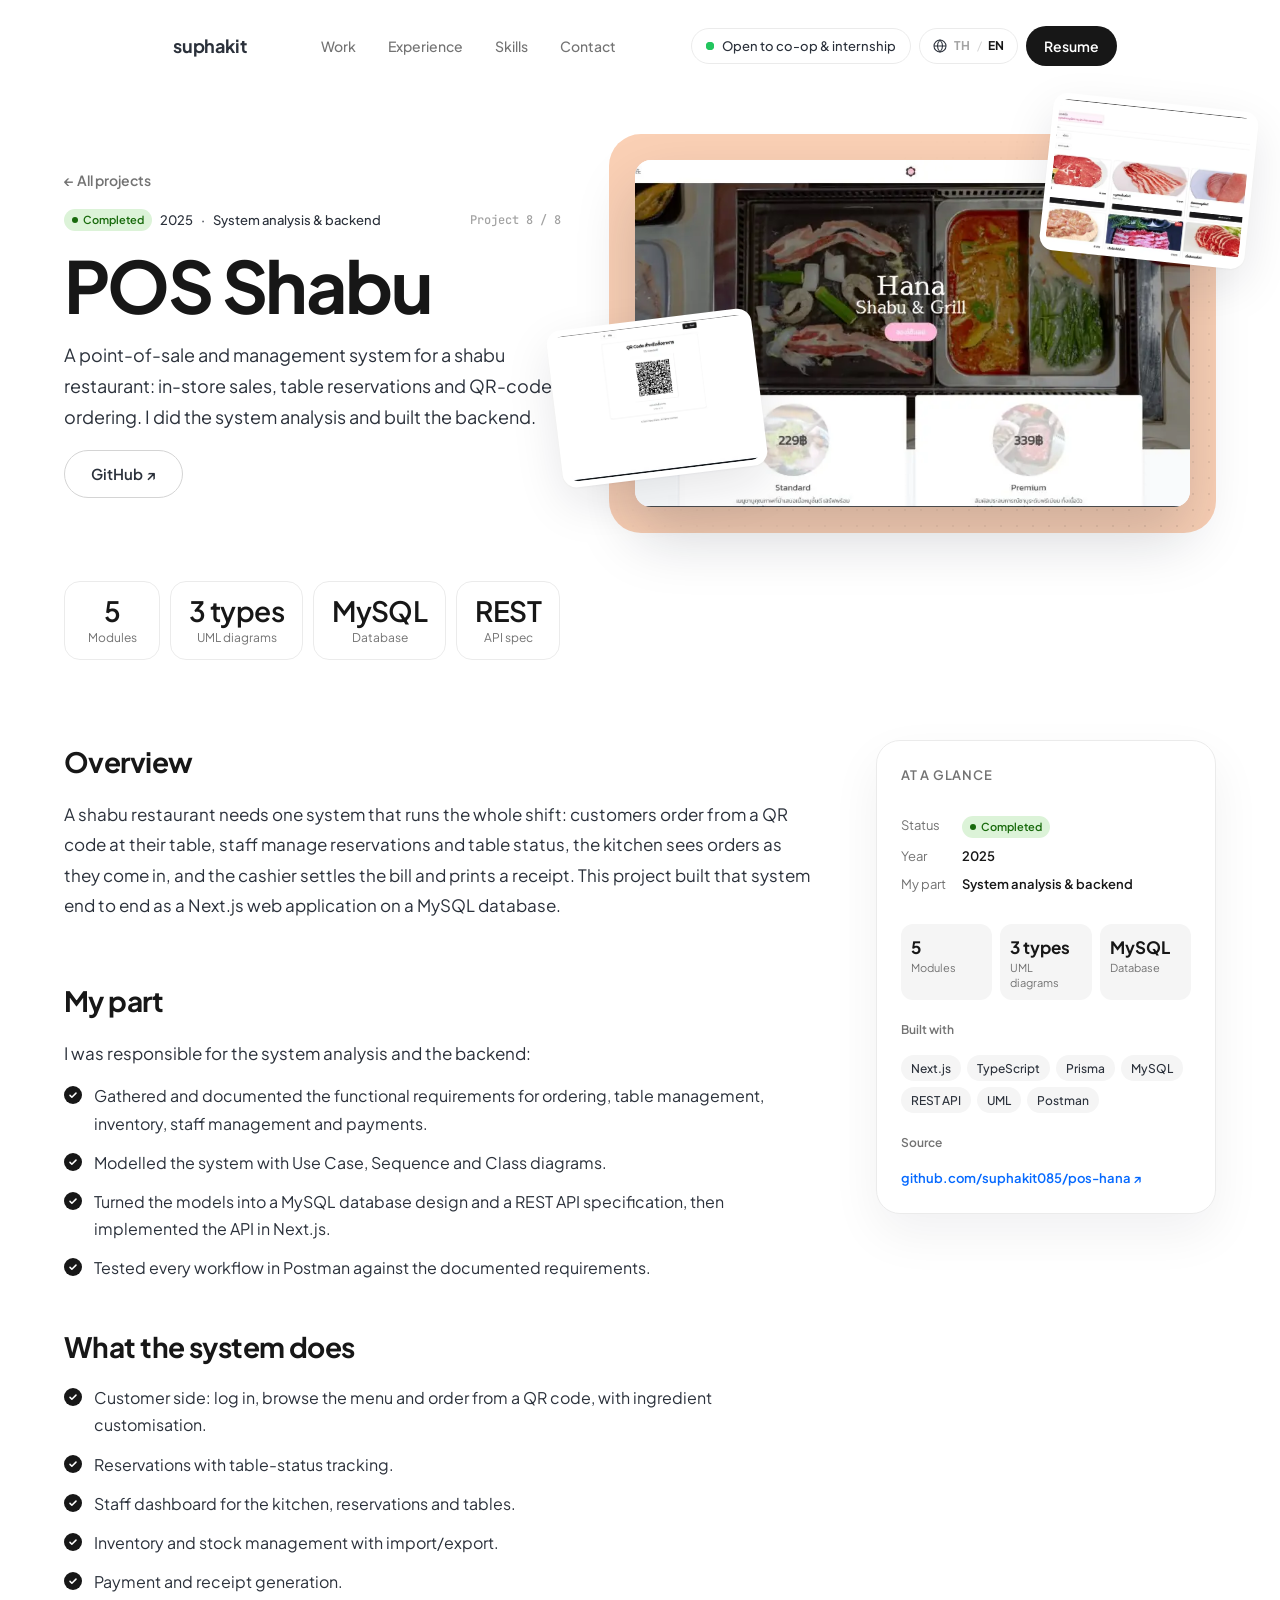
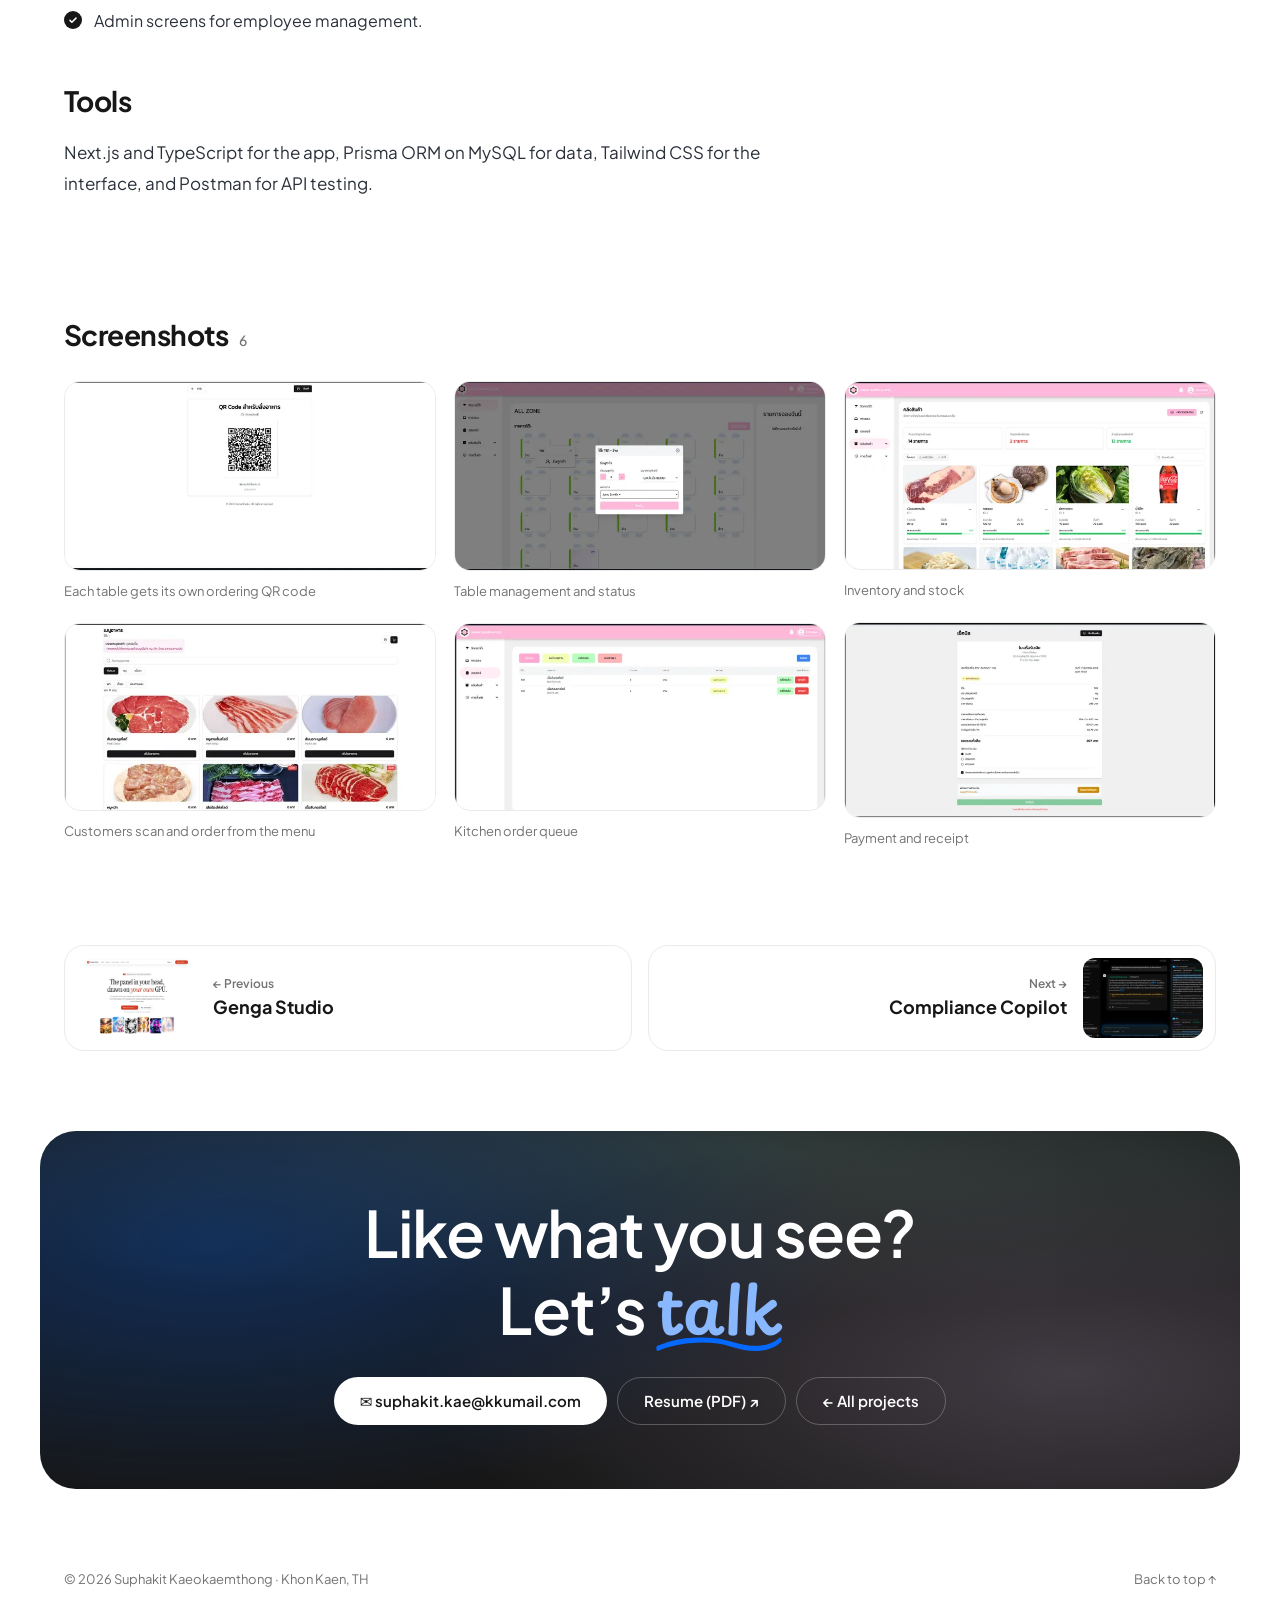
<file: projects/pos-shabu/index.html>
<!doctype html>
<!-- Generated by build.js from assets/js/projects.js — edit the data, then run `node build.js` -->
<html lang="en">
<head>
  <meta charset="utf-8" />
  <meta name="viewport" content="width=device-width, initial-scale=1" />
  <title>POS Shabu — Suphakit Kaeokaemthong</title>
  <meta name="description" content="A point-of-sale and management system for a shabu restaurant: in-store sales, table reservations and QR-code ordering. I did the system analysis and built the backend." />
  <meta name="theme-color" content="#ffffff" />
  <link rel="canonical" href="https://suphakit.online/projects/pos-shabu" />
  <meta property="og:type" content="article" />
  <meta property="og:site_name" content="Suphakit Kaeokaemthong" />
  <meta property="og:title" content="POS Shabu — Suphakit Kaeokaemthong" />
  <meta property="og:description" content="A point-of-sale and management system for a shabu restaurant: in-store sales, table reservations and QR-code ordering. I did the system analysis and built the backend." />
  <meta property="og:url" content="https://suphakit.online/projects/pos-shabu" />
  <meta property="og:image" content="https://suphakit.online/assets/og/pos-shabu.jpg" />
  <meta property="og:image:width" content="1200" />
  <meta property="og:image:height" content="630" />
  <meta name="twitter:card" content="summary_large_image" />
  <meta name="twitter:image" content="https://suphakit.online/assets/og/pos-shabu.jpg" />
  <link rel="icon" href="/assets/img/favicon.svg" type="image/svg+xml" />
  <link rel="preconnect" href="https://fonts.googleapis.com" />
  <link rel="preconnect" href="https://fonts.gstatic.com" crossorigin />
  <link href="https://fonts.googleapis.com/css2?family=IBM+Plex+Sans+Thai:wght@400;500;600;700&family=Plus+Jakarta+Sans:wght@400;500;600;700;800&family=Playpen+Sans:wght@400;600&family=JetBrains+Mono:wght@400;500&display=swap" rel="stylesheet" />
  <link rel="stylesheet" href="/assets/css/style.css" />
  <script type="application/ld+json">{"@context":"https://schema.org","@type":"CreativeWork","name":"POS Shabu","description":"A point-of-sale and management system for a shabu restaurant: in-store sales, table reservations and QR-code ordering. I did the system analysis and built the backend.","url":"https://suphakit.online/projects/pos-shabu","image":"https://suphakit.online/assets/img/projects/pos-shabu.webp","dateCreated":"2025","keywords":"Next.js, TypeScript, Prisma, MySQL, REST API, UML, Postman","author":{"@type":"Person","name":"Suphakit Kaeokaemthong","url":"https://suphakit.online/"},"codeRepository":"https://github.com/suphakit085/pos-hana"}</script>
</head>
<body data-slug="pos-shabu">
  <header class="nav is-sub" id="nav">
    <div class="nav-bar">
      <a class="nav-logo" href="/" data-i18n-attr="aria-label:nav.home" aria-label="Back to home">
        <span>suphakit</span>
      </a>
      <nav class="nav-links" aria-label="Main">
        <a href="/#work" data-i18n="nav.work">Work</a>
        <a href="/#experience" data-i18n="nav.experience">Experience</a>
        <a href="/#skills" data-i18n="nav.skills">Skills</a>
        <a href="#contact" data-i18n="nav.contact">Contact</a>
      </nav>
      <div class="nav-right">
        <span class="status-pill"><i class="dot"></i><span data-bind="status">Open to co-op &amp; internship</span></span>
        <button class="lang-toggle" type="button" data-i18n-attr="aria-label:nav.lang" aria-label="Switch language">
          <svg viewBox="0 0 24 24" width="16" height="16" aria-hidden="true"><circle cx="12" cy="12" r="9" fill="none" stroke="currentColor" stroke-width="1.6"/><path d="M3 12h18M12 3c2.5 2.6 3.8 5.6 3.8 9s-1.3 6.4-3.8 9c-2.5-2.6-3.8-5.6-3.8-9S9.5 5.6 12 3z" fill="none" stroke="currentColor" stroke-width="1.6"/></svg>
          <span data-l="th">TH</span><span data-l="en" class="on">EN</span>
        </button>
        <a class="btn btn-dark btn-sm" href="/resume.pdf" target="_blank" rel="noopener">Resume</a>
      </div>
    </div>
  </header>
  <main class="pj" id="pj">
    <section class="pj-hero">
      <div class="pj-hero-copy">
        <a class="pj-back" href="/#work">← All projects</a>
        <div class="pj-meta"><span class="badge done">Completed</span><span>2025</span><span>·</span><span>System analysis &amp; backend</span><span class="muted">Project 8 / 8</span></div>
        <h1 class="pj-title">POS Shabu</h1>
        <p class="pj-summary">A point-of-sale and management system for a shabu restaurant: in-store sales, table reservations and QR-code ordering. I did the system analysis and built the backend.</p>
        <div class="pj-actions">
          
          <a class="btn btn-line" href="https://github.com/suphakit085/pos-hana" target="_blank" rel="noopener">GitHub ↗</a>
        </div>
      </div>
      <figure class="pj-cover" style="--c:#fad0b5">
        <div class="pj-cover-frame"><img src="/assets/img/projects/pos-shabu.webp" alt="POS Shabu" fetchpriority="high"></div>
        <div class="pj-float f0" aria-hidden="true"><img src="/assets/img/projects/pos-shabu-qr-code-sm.webp" alt=""></div><div class="pj-float f1" aria-hidden="true"><img src="/assets/img/projects/pos-shabu-qr-order-sm.webp" alt=""></div>
        
      </figure>
      <div class="stat-chips pj-stats"><div class="stat-chip"><b>5</b><small>Modules</small></div><div class="stat-chip"><b>3 types</b><small>UML diagrams</small></div><div class="stat-chip"><b>MySQL</b><small>Database</small></div><div class="stat-chip"><b>REST</b><small>API spec</small></div></div>
    </section>

    <div class="pj-body">
      <article class="pj-article">
      <section class="pj-sec reveal">
        <h2>Overview</h2>
        <p>A shabu restaurant needs one system that runs the whole shift: customers order from a QR code at their table, staff manage reservations and table status, the kitchen sees orders as they come in, and the cashier settles the bill and prints a receipt. This project built that system end to end as a Next.js web application on a MySQL database.</p>
        
      </section>
      <section class="pj-sec reveal">
        <h2>My part</h2>
        <p>I was responsible for the system analysis and the backend:</p>
        <ul class="checks"><li>Gathered and documented the functional requirements for ordering, table management, inventory, staff management and payments.</li><li>Modelled the system with Use Case, Sequence and Class diagrams.</li><li>Turned the models into a MySQL database design and a REST API specification, then implemented the API in Next.js.</li><li>Tested every workflow in Postman against the documented requirements.</li></ul>
      </section>
      <section class="pj-sec reveal">
        <h2>What the system does</h2>
        
        <ul class="checks"><li>Customer side: log in, browse the menu and order from a QR code, with ingredient customisation.</li><li>Reservations with table-status tracking.</li><li>Staff dashboard for the kitchen, reservations and tables.</li><li>Inventory and stock management with import/export.</li><li>Payment and receipt generation.</li><li>Admin screens for employee management.</li></ul>
      </section>
      <section class="pj-sec reveal">
        <h2>Tools</h2>
        <p>Next.js and TypeScript for the app, Prisma ORM on MySQL for data, Tailwind CSS for the interface, and Postman for API testing.</p>
        
      </section></article>
      <aside class="pj-glance reveal">
        <h3>At a glance</h3>
        <dl class="kv">
          <dt>Status</dt><dd><span class="badge done">Completed</span></dd>
          <dt>Year</dt><dd>2025</dd>
          <dt>My part</dt><dd>System analysis &amp; backend</dd>
        </dl>
        <div class="glance-metrics"><div><b>5</b><small>Modules</small></div><div><b>3 types</b><small>UML diagrams</small></div><div><b>MySQL</b><small>Database</small></div></div>
        <h4>Built with</h4>
        <div class="chips"><span class="chip">Next.js</span><span class="chip">TypeScript</span><span class="chip">Prisma</span><span class="chip">MySQL</span><span class="chip">REST API</span><span class="chip">UML</span><span class="chip">Postman</span></div>
        <h4>Source</h4><a class="src" href="https://github.com/suphakit085/pos-hana" target="_blank" rel="noopener">github.com/suphakit085/pos-hana ↗</a>
      </aside>
    </div>

    <section class="pj-gallery" aria-labelledby="shots-title">
      <h2 id="shots-title">Screenshots <small>6</small></h2>
      <div class="pj-shots">
      <figure class="pj-shot reveal" style="--i:0">
        <button type="button" class="pj-zoom" data-full="/assets/img/projects/pos-shabu-qr-code.webp" data-cap="Each table gets its own ordering QR code" aria-label="Each table gets its own ordering QR code">
          <img src="/assets/img/projects/pos-shabu-qr-code-sm.webp" alt="Each table gets its own ordering QR code" loading="lazy">
        </button>
        <figcaption>Each table gets its own ordering QR code</figcaption>
      </figure>
      <figure class="pj-shot reveal" style="--i:1">
        <button type="button" class="pj-zoom" data-full="/assets/img/projects/pos-shabu-qr-order.webp" data-cap="Customers scan and order from the menu" aria-label="Customers scan and order from the menu">
          <img src="/assets/img/projects/pos-shabu-qr-order-sm.webp" alt="Customers scan and order from the menu" loading="lazy">
        </button>
        <figcaption>Customers scan and order from the menu</figcaption>
      </figure>
      <figure class="pj-shot reveal" style="--i:2">
        <button type="button" class="pj-zoom" data-full="/assets/img/projects/pos-shabu-tables.webp" data-cap="Table management and status" aria-label="Table management and status">
          <img src="/assets/img/projects/pos-shabu-tables-sm.webp" alt="Table management and status" loading="lazy">
        </button>
        <figcaption>Table management and status</figcaption>
      </figure>
      <figure class="pj-shot reveal" style="--i:3">
        <button type="button" class="pj-zoom" data-full="/assets/img/projects/pos-shabu-kitchen.webp" data-cap="Kitchen order queue" aria-label="Kitchen order queue">
          <img src="/assets/img/projects/pos-shabu-kitchen-sm.webp" alt="Kitchen order queue" loading="lazy">
        </button>
        <figcaption>Kitchen order queue</figcaption>
      </figure>
      <figure class="pj-shot reveal" style="--i:4">
        <button type="button" class="pj-zoom" data-full="/assets/img/projects/pos-shabu-stock.webp" data-cap="Inventory and stock" aria-label="Inventory and stock">
          <img src="/assets/img/projects/pos-shabu-stock-sm.webp" alt="Inventory and stock" loading="lazy">
        </button>
        <figcaption>Inventory and stock</figcaption>
      </figure>
      <figure class="pj-shot reveal" style="--i:5">
        <button type="button" class="pj-zoom" data-full="/assets/img/projects/pos-shabu-payment.webp" data-cap="Payment and receipt" aria-label="Payment and receipt">
          <img src="/assets/img/projects/pos-shabu-payment-sm.webp" alt="Payment and receipt" loading="lazy">
        </button>
        <figcaption>Payment and receipt</figcaption>
      </figure></div>
    </section>

    <nav class="pj-pager" aria-label="All projects">
      <a class="pj-pg " href="/projects/genga-studio">
        <img src="/assets/img/projects/genga-landing-sm.webp" alt="" loading="lazy">
        <span><small>← Previous</small><b>Genga Studio</b></span>
      </a>
      <a class="pj-pg is-next" href="/projects/compliance-copilot">
        <img src="/assets/img/projects/cc-chat-answer-sm.webp" alt="" loading="lazy">
        <span><small>Next →</small><b>Compliance Copilot</b></span>
      </a></nav>

    <section class="contact" id="contact">
      <div class="contact-card is-compact">
        <div class="contact-glow" aria-hidden="true"></div>
        <h2>Like what you see?<br />Let’s <span class="hand">talk<svg class="scribble" viewBox="0 0 200 20" preserveAspectRatio="none" aria-hidden="true"><path d="M3 14 C 40 4, 90 4, 120 10 S 180 16, 197 6"/></svg></span></h2>
        <div class="contact-actions">
          <a class="btn btn-light" href="mailto:suphakit.kae@kkumail.com">✉ suphakit.kae@kkumail.com</a>
          <a class="btn btn-ghost-light" href="/resume.pdf" target="_blank" rel="noopener">Resume (PDF) ↗</a>
          <a class="btn btn-ghost-light" href="/#work">← All projects</a>
        </div>
      </div>
    </section>
  </main>
  <footer class="footer">
    <span>© <span id="year">2026</span> Suphakit Kaeokaemthong · Khon Kaen, TH</span>
    <a href="#top" data-i18n="footer.top">Back to top ↑</a>
  </footer>

  <dialog class="lightbox" id="lightbox" aria-label="Screenshot">
    <figure><img alt="" /><figcaption></figcaption></figure>
    <button type="button" class="lb-btn lb-prev" data-nav="-1" aria-label="Previous">←</button>
    <button type="button" class="lb-btn lb-next" data-nav="1" aria-label="Next">→</button>
    <button type="button" class="lb-btn lb-close" data-close aria-label="Close">✕</button>
  </dialog>

  <script src="/assets/js/core.js"></script>
  <script src="/assets/js/data.js"></script>
  <script src="/assets/js/projects.js"></script>
  <script src="/assets/js/project-view.js"></script>
  <script src="/assets/js/project.js"></script>
</body>
</html>
</file>
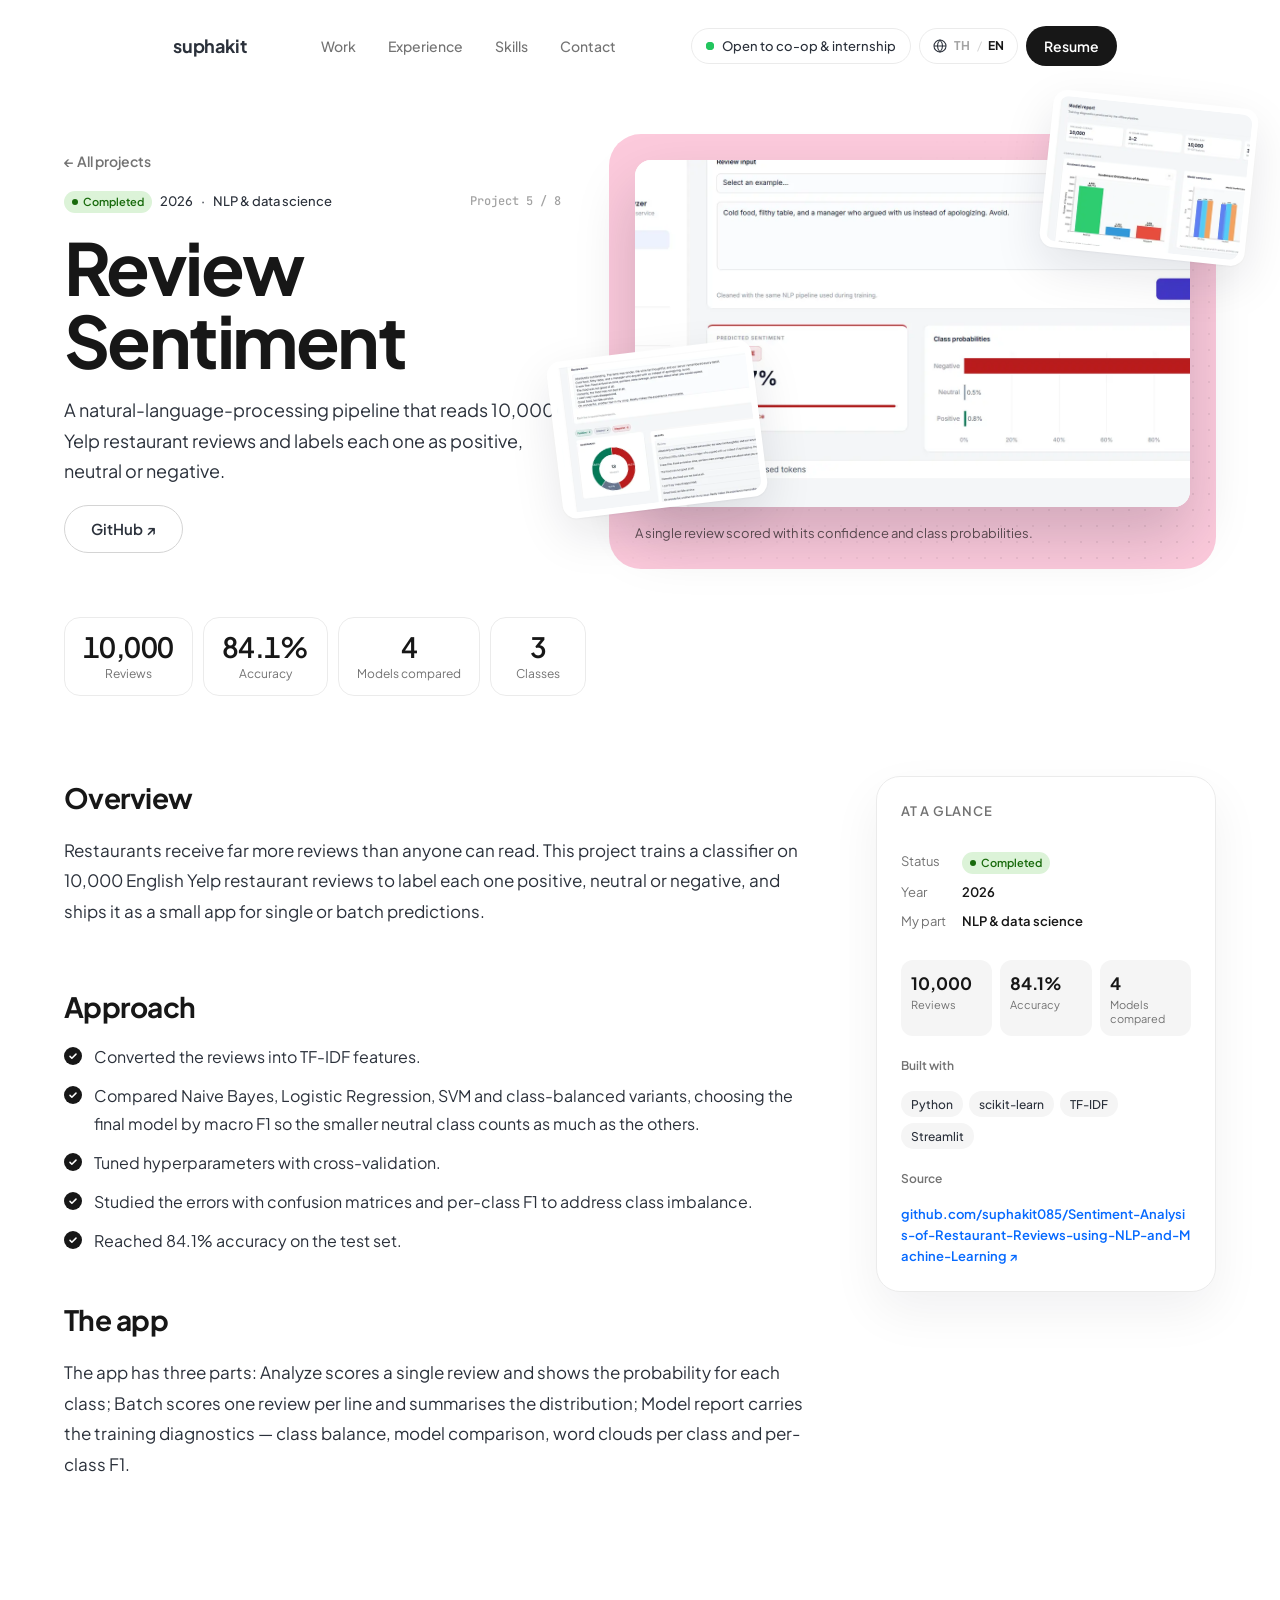
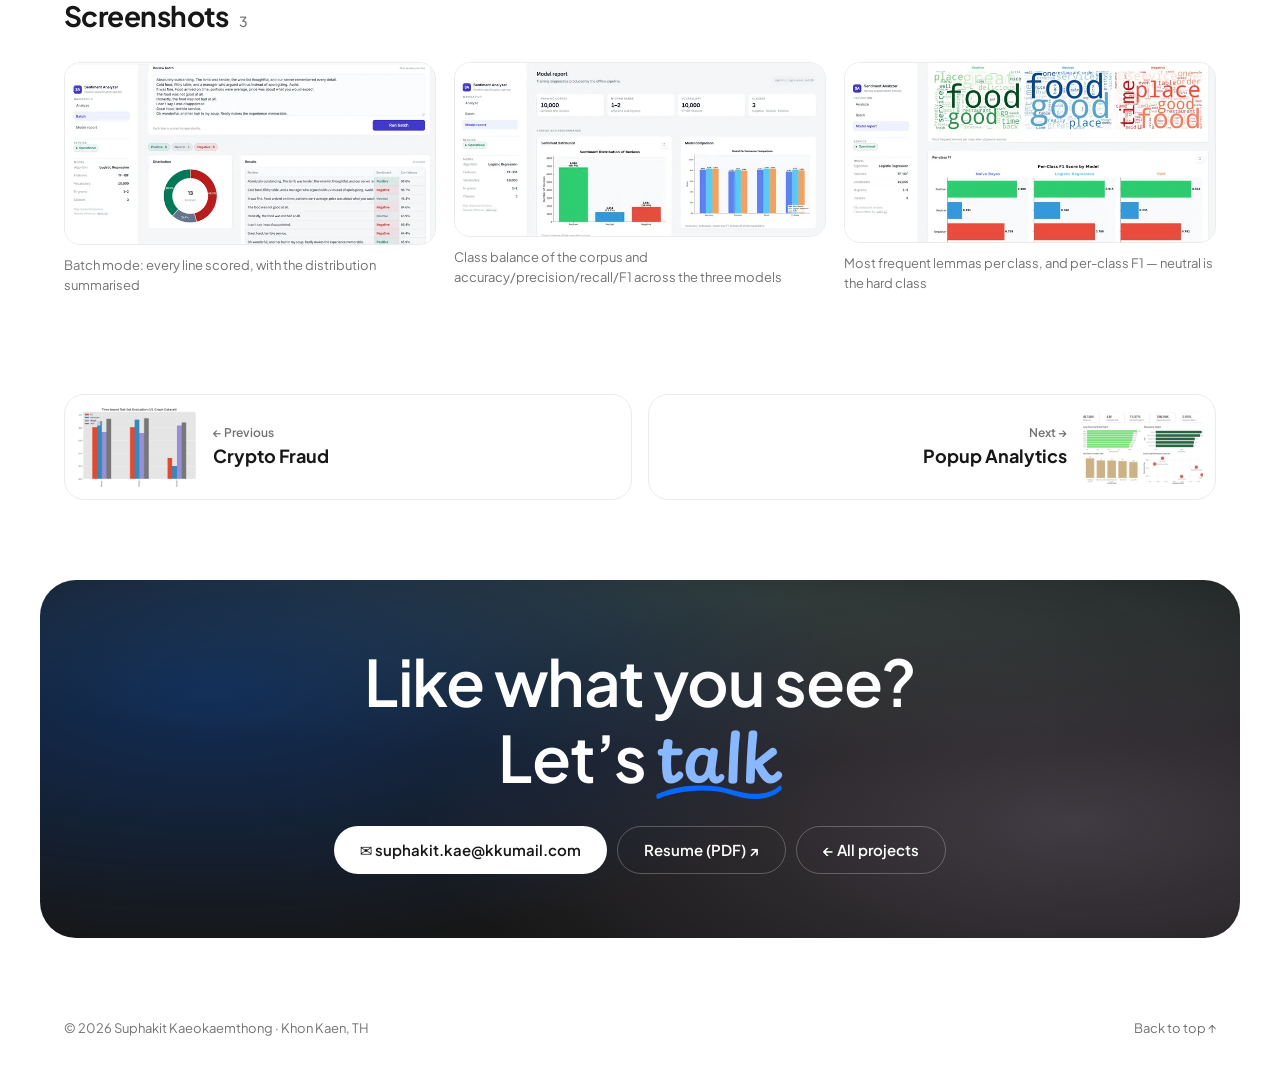
<file: projects/review-sentiment/index.html>
<!doctype html>
<!-- Generated by build.js from assets/js/projects.js — edit the data, then run `node build.js` -->
<html lang="en">
<head>
  <meta charset="utf-8" />
  <meta name="viewport" content="width=device-width, initial-scale=1" />
  <title>Review Sentiment — Suphakit Kaeokaemthong</title>
  <meta name="description" content="A natural-language-processing pipeline that reads 10,000 Yelp restaurant reviews and labels each one as positive, neutral or negative." />
  <meta name="theme-color" content="#ffffff" />
  <link rel="canonical" href="https://suphakit.online/projects/review-sentiment" />
  <meta property="og:type" content="article" />
  <meta property="og:site_name" content="Suphakit Kaeokaemthong" />
  <meta property="og:title" content="Review Sentiment — Suphakit Kaeokaemthong" />
  <meta property="og:description" content="A natural-language-processing pipeline that reads 10,000 Yelp restaurant reviews and labels each one as positive, neutral or negative." />
  <meta property="og:url" content="https://suphakit.online/projects/review-sentiment" />
  <meta property="og:image" content="https://suphakit.online/assets/og/review-sentiment.jpg" />
  <meta property="og:image:width" content="1200" />
  <meta property="og:image:height" content="630" />
  <meta name="twitter:card" content="summary_large_image" />
  <meta name="twitter:image" content="https://suphakit.online/assets/og/review-sentiment.jpg" />
  <link rel="icon" href="/assets/img/favicon.svg" type="image/svg+xml" />
  <link rel="preconnect" href="https://fonts.googleapis.com" />
  <link rel="preconnect" href="https://fonts.gstatic.com" crossorigin />
  <link href="https://fonts.googleapis.com/css2?family=IBM+Plex+Sans+Thai:wght@400;500;600;700&family=Plus+Jakarta+Sans:wght@400;500;600;700;800&family=Playpen+Sans:wght@400;600&family=JetBrains+Mono:wght@400;500&display=swap" rel="stylesheet" />
  <link rel="stylesheet" href="/assets/css/style.css" />
  <script type="application/ld+json">{"@context":"https://schema.org","@type":"CreativeWork","name":"Review Sentiment","description":"A natural-language-processing pipeline that reads 10,000 Yelp restaurant reviews and labels each one as positive, neutral or negative.","url":"https://suphakit.online/projects/review-sentiment","image":"https://suphakit.online/assets/img/projects/sentiment-analyze.webp","dateCreated":"2026","keywords":"Python, scikit-learn, TF-IDF, Streamlit","author":{"@type":"Person","name":"Suphakit Kaeokaemthong","url":"https://suphakit.online/"},"codeRepository":"https://github.com/suphakit085/Sentiment-Analysis-of-Restaurant-Reviews-using-NLP-and-Machine-Learning"}</script>
</head>
<body data-slug="review-sentiment">
  <header class="nav is-sub" id="nav">
    <div class="nav-bar">
      <a class="nav-logo" href="/" data-i18n-attr="aria-label:nav.home" aria-label="Back to home">
        <span>suphakit</span>
      </a>
      <nav class="nav-links" aria-label="Main">
        <a href="/#work" data-i18n="nav.work">Work</a>
        <a href="/#experience" data-i18n="nav.experience">Experience</a>
        <a href="/#skills" data-i18n="nav.skills">Skills</a>
        <a href="#contact" data-i18n="nav.contact">Contact</a>
      </nav>
      <div class="nav-right">
        <span class="status-pill"><i class="dot"></i><span data-bind="status">Open to co-op &amp; internship</span></span>
        <button class="lang-toggle" type="button" data-i18n-attr="aria-label:nav.lang" aria-label="Switch language">
          <svg viewBox="0 0 24 24" width="16" height="16" aria-hidden="true"><circle cx="12" cy="12" r="9" fill="none" stroke="currentColor" stroke-width="1.6"/><path d="M3 12h18M12 3c2.5 2.6 3.8 5.6 3.8 9s-1.3 6.4-3.8 9c-2.5-2.6-3.8-5.6-3.8-9S9.5 5.6 12 3z" fill="none" stroke="currentColor" stroke-width="1.6"/></svg>
          <span data-l="th">TH</span><span data-l="en" class="on">EN</span>
        </button>
        <a class="btn btn-dark btn-sm" href="/resume.pdf" target="_blank" rel="noopener">Resume</a>
      </div>
    </div>
  </header>
  <main class="pj" id="pj">
    <section class="pj-hero">
      <div class="pj-hero-copy">
        <a class="pj-back" href="/#work">← All projects</a>
        <div class="pj-meta"><span class="badge done">Completed</span><span>2026</span><span>·</span><span>NLP &amp; data science</span><span class="muted">Project 5 / 8</span></div>
        <h1 class="pj-title">Review Sentiment</h1>
        <p class="pj-summary">A natural-language-processing pipeline that reads 10,000 Yelp restaurant reviews and labels each one as positive, neutral or negative.</p>
        <div class="pj-actions">
          
          <a class="btn btn-line" href="https://github.com/suphakit085/Sentiment-Analysis-of-Restaurant-Reviews-using-NLP-and-Machine-Learning" target="_blank" rel="noopener">GitHub ↗</a>
        </div>
      </div>
      <figure class="pj-cover" style="--c:#fccadc">
        <div class="pj-cover-frame"><img src="/assets/img/projects/sentiment-analyze.webp" alt="Review Sentiment" fetchpriority="high"></div>
        <div class="pj-float f0" aria-hidden="true"><img src="/assets/img/projects/sentiment-batch-sm.webp" alt=""></div><div class="pj-float f1" aria-hidden="true"><img src="/assets/img/projects/sentiment-report-sm.webp" alt=""></div>
        <figcaption>A single review scored with its confidence and class probabilities.</figcaption>
      </figure>
      <div class="stat-chips pj-stats"><div class="stat-chip"><b>10,000</b><small>Reviews</small></div><div class="stat-chip"><b>84.1%</b><small>Accuracy</small></div><div class="stat-chip"><b>4</b><small>Models compared</small></div><div class="stat-chip"><b>3</b><small>Classes</small></div></div>
    </section>

    <div class="pj-body">
      <article class="pj-article">
      <section class="pj-sec reveal">
        <h2>Overview</h2>
        <p>Restaurants receive far more reviews than anyone can read. This project trains a classifier on 10,000 English Yelp restaurant reviews to label each one positive, neutral or negative, and ships it as a small app for single or batch predictions.</p>
        
      </section>
      <section class="pj-sec reveal">
        <h2>Approach</h2>
        
        <ul class="checks"><li>Converted the reviews into TF-IDF features.</li><li>Compared Naive Bayes, Logistic Regression, SVM and class-balanced variants, choosing the final model by macro F1 so the smaller neutral class counts as much as the others.</li><li>Tuned hyperparameters with cross-validation.</li><li>Studied the errors with confusion matrices and per-class F1 to address class imbalance.</li><li>Reached 84.1% accuracy on the test set.</li></ul>
      </section>
      <section class="pj-sec reveal">
        <h2>The app</h2>
        <p>The app has three parts: Analyze scores a single review and shows the probability for each class; Batch scores one review per line and summarises the distribution; Model report carries the training diagnostics — class balance, model comparison, word clouds per class and per-class F1.</p>
        
      </section></article>
      <aside class="pj-glance reveal">
        <h3>At a glance</h3>
        <dl class="kv">
          <dt>Status</dt><dd><span class="badge done">Completed</span></dd>
          <dt>Year</dt><dd>2026</dd>
          <dt>My part</dt><dd>NLP &amp; data science</dd>
        </dl>
        <div class="glance-metrics"><div><b>10,000</b><small>Reviews</small></div><div><b>84.1%</b><small>Accuracy</small></div><div><b>4</b><small>Models compared</small></div></div>
        <h4>Built with</h4>
        <div class="chips"><span class="chip">Python</span><span class="chip">scikit-learn</span><span class="chip">TF-IDF</span><span class="chip">Streamlit</span></div>
        <h4>Source</h4><a class="src" href="https://github.com/suphakit085/Sentiment-Analysis-of-Restaurant-Reviews-using-NLP-and-Machine-Learning" target="_blank" rel="noopener">github.com/suphakit085/Sentiment-Analysis-of-Restaurant-Reviews-using-NLP-and-Machine-Learning ↗</a>
      </aside>
    </div>

    <section class="pj-gallery" aria-labelledby="shots-title">
      <h2 id="shots-title">Screenshots <small>3</small></h2>
      <div class="pj-shots">
      <figure class="pj-shot reveal" style="--i:0">
        <button type="button" class="pj-zoom" data-full="/assets/img/projects/sentiment-batch.webp" data-cap="Batch mode: every line scored, with the distribution summarised" aria-label="Batch mode: every line scored, with the distribution summarised">
          <img src="/assets/img/projects/sentiment-batch-sm.webp" alt="Batch mode: every line scored, with the distribution summarised" loading="lazy">
        </button>
        <figcaption>Batch mode: every line scored, with the distribution summarised</figcaption>
      </figure>
      <figure class="pj-shot reveal" style="--i:1">
        <button type="button" class="pj-zoom" data-full="/assets/img/projects/sentiment-report.webp" data-cap="Class balance of the corpus and accuracy/precision/recall/F1 across the three models" aria-label="Class balance of the corpus and accuracy/precision/recall/F1 across the three models">
          <img src="/assets/img/projects/sentiment-report-sm.webp" alt="Class balance of the corpus and accuracy/precision/recall/F1 across the three models" loading="lazy">
        </button>
        <figcaption>Class balance of the corpus and accuracy/precision/recall/F1 across the three models</figcaption>
      </figure>
      <figure class="pj-shot reveal" style="--i:2">
        <button type="button" class="pj-zoom" data-full="/assets/img/projects/sentiment-wordclouds.webp" data-cap="Most frequent lemmas per class, and per-class F1 — neutral is the hard class" aria-label="Most frequent lemmas per class, and per-class F1 — neutral is the hard class">
          <img src="/assets/img/projects/sentiment-wordclouds-sm.webp" alt="Most frequent lemmas per class, and per-class F1 — neutral is the hard class" loading="lazy">
        </button>
        <figcaption>Most frequent lemmas per class, and per-class F1 — neutral is the hard class</figcaption>
      </figure></div>
    </section>

    <nav class="pj-pager" aria-label="All projects">
      <a class="pj-pg " href="/projects/crypto-fraud">
        <img src="/assets/img/projects/crypto-model-comparison-sm.webp" alt="" loading="lazy">
        <span><small>← Previous</small><b>Crypto Fraud</b></span>
      </a>
      <a class="pj-pg is-next" href="/projects/popup-analytics">
        <img src="/assets/img/projects/popup-dashboard-sm.webp" alt="" loading="lazy">
        <span><small>Next →</small><b>Popup Analytics</b></span>
      </a></nav>

    <section class="contact" id="contact">
      <div class="contact-card is-compact">
        <div class="contact-glow" aria-hidden="true"></div>
        <h2>Like what you see?<br />Let’s <span class="hand">talk<svg class="scribble" viewBox="0 0 200 20" preserveAspectRatio="none" aria-hidden="true"><path d="M3 14 C 40 4, 90 4, 120 10 S 180 16, 197 6"/></svg></span></h2>
        <div class="contact-actions">
          <a class="btn btn-light" href="mailto:suphakit.kae@kkumail.com">✉ suphakit.kae@kkumail.com</a>
          <a class="btn btn-ghost-light" href="/resume.pdf" target="_blank" rel="noopener">Resume (PDF) ↗</a>
          <a class="btn btn-ghost-light" href="/#work">← All projects</a>
        </div>
      </div>
    </section>
  </main>
  <footer class="footer">
    <span>© <span id="year">2026</span> Suphakit Kaeokaemthong · Khon Kaen, TH</span>
    <a href="#top" data-i18n="footer.top">Back to top ↑</a>
  </footer>

  <dialog class="lightbox" id="lightbox" aria-label="Screenshot">
    <figure><img alt="" /><figcaption></figcaption></figure>
    <button type="button" class="lb-btn lb-prev" data-nav="-1" aria-label="Previous">←</button>
    <button type="button" class="lb-btn lb-next" data-nav="1" aria-label="Next">→</button>
    <button type="button" class="lb-btn lb-close" data-close aria-label="Close">✕</button>
  </dialog>

  <script src="/assets/js/core.js"></script>
  <script src="/assets/js/data.js"></script>
  <script src="/assets/js/projects.js"></script>
  <script src="/assets/js/project-view.js"></script>
  <script src="/assets/js/project.js"></script>
</body>
</html>
</file>
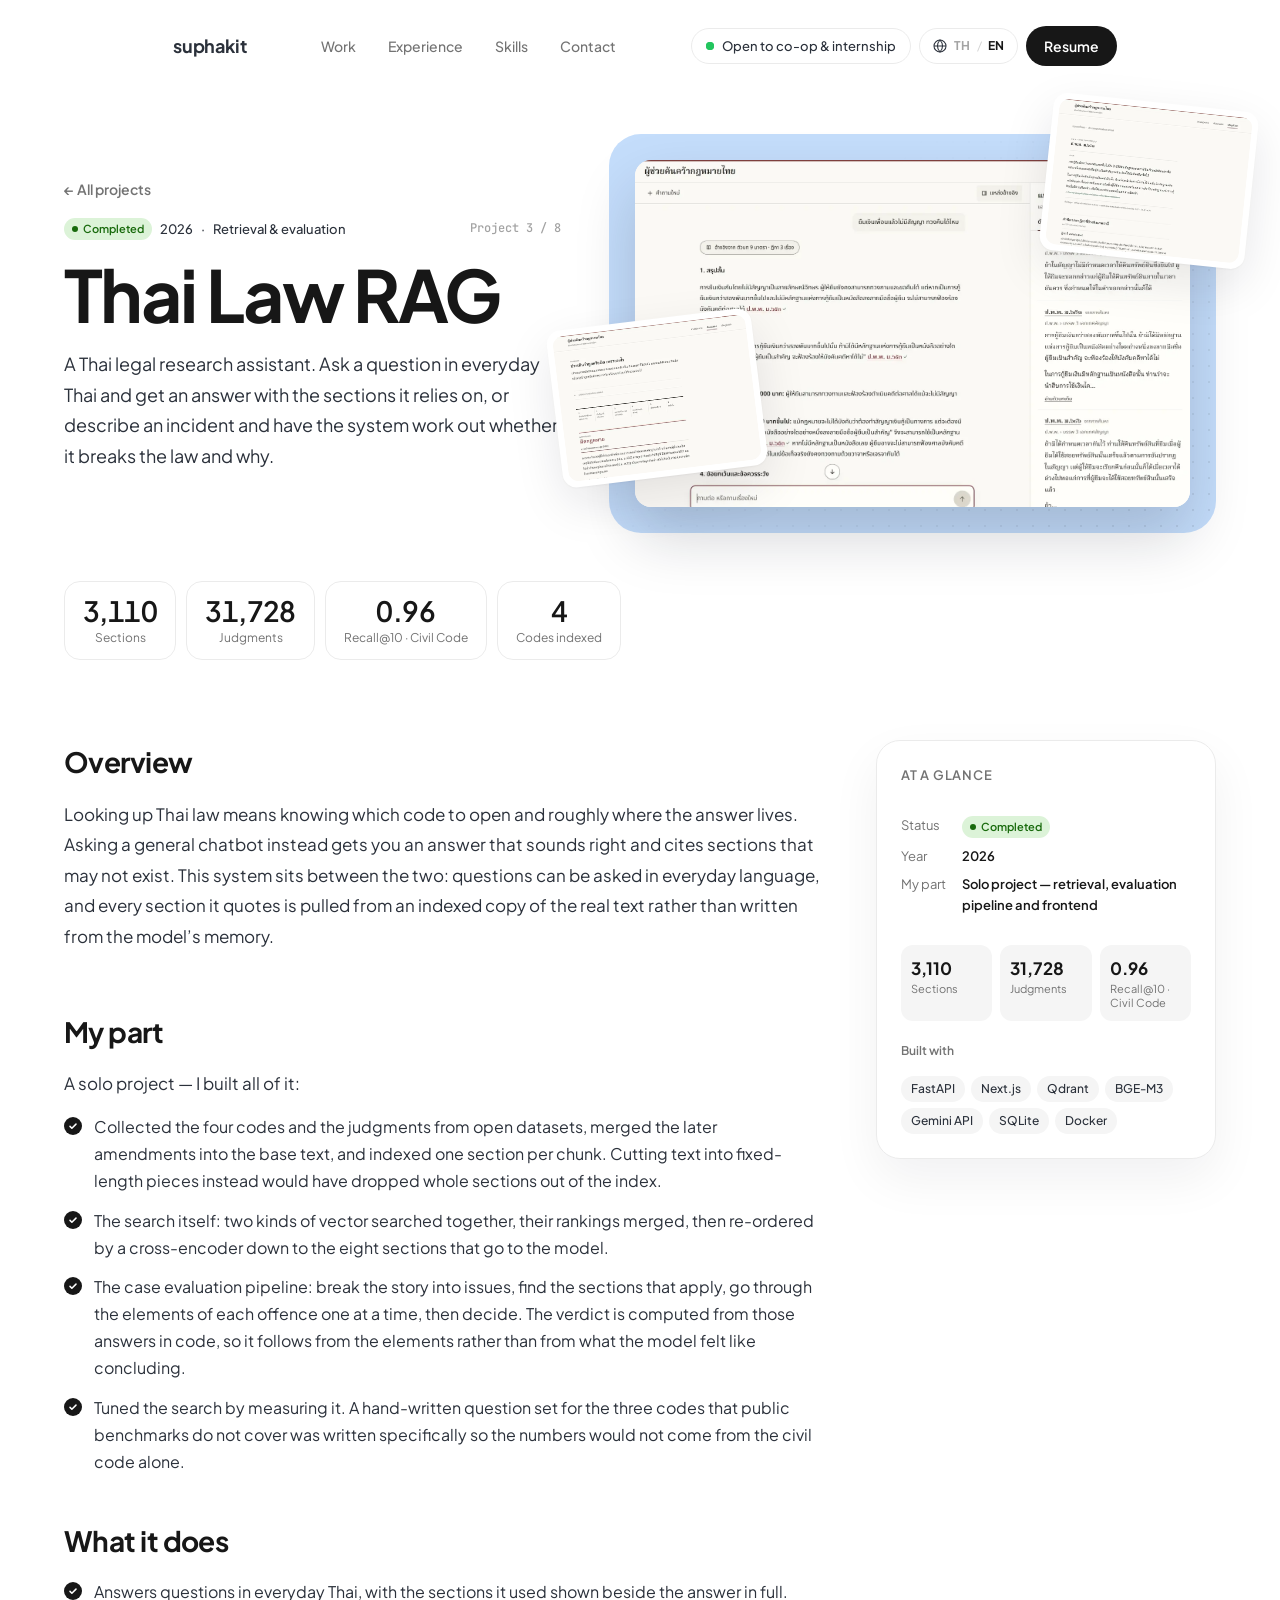
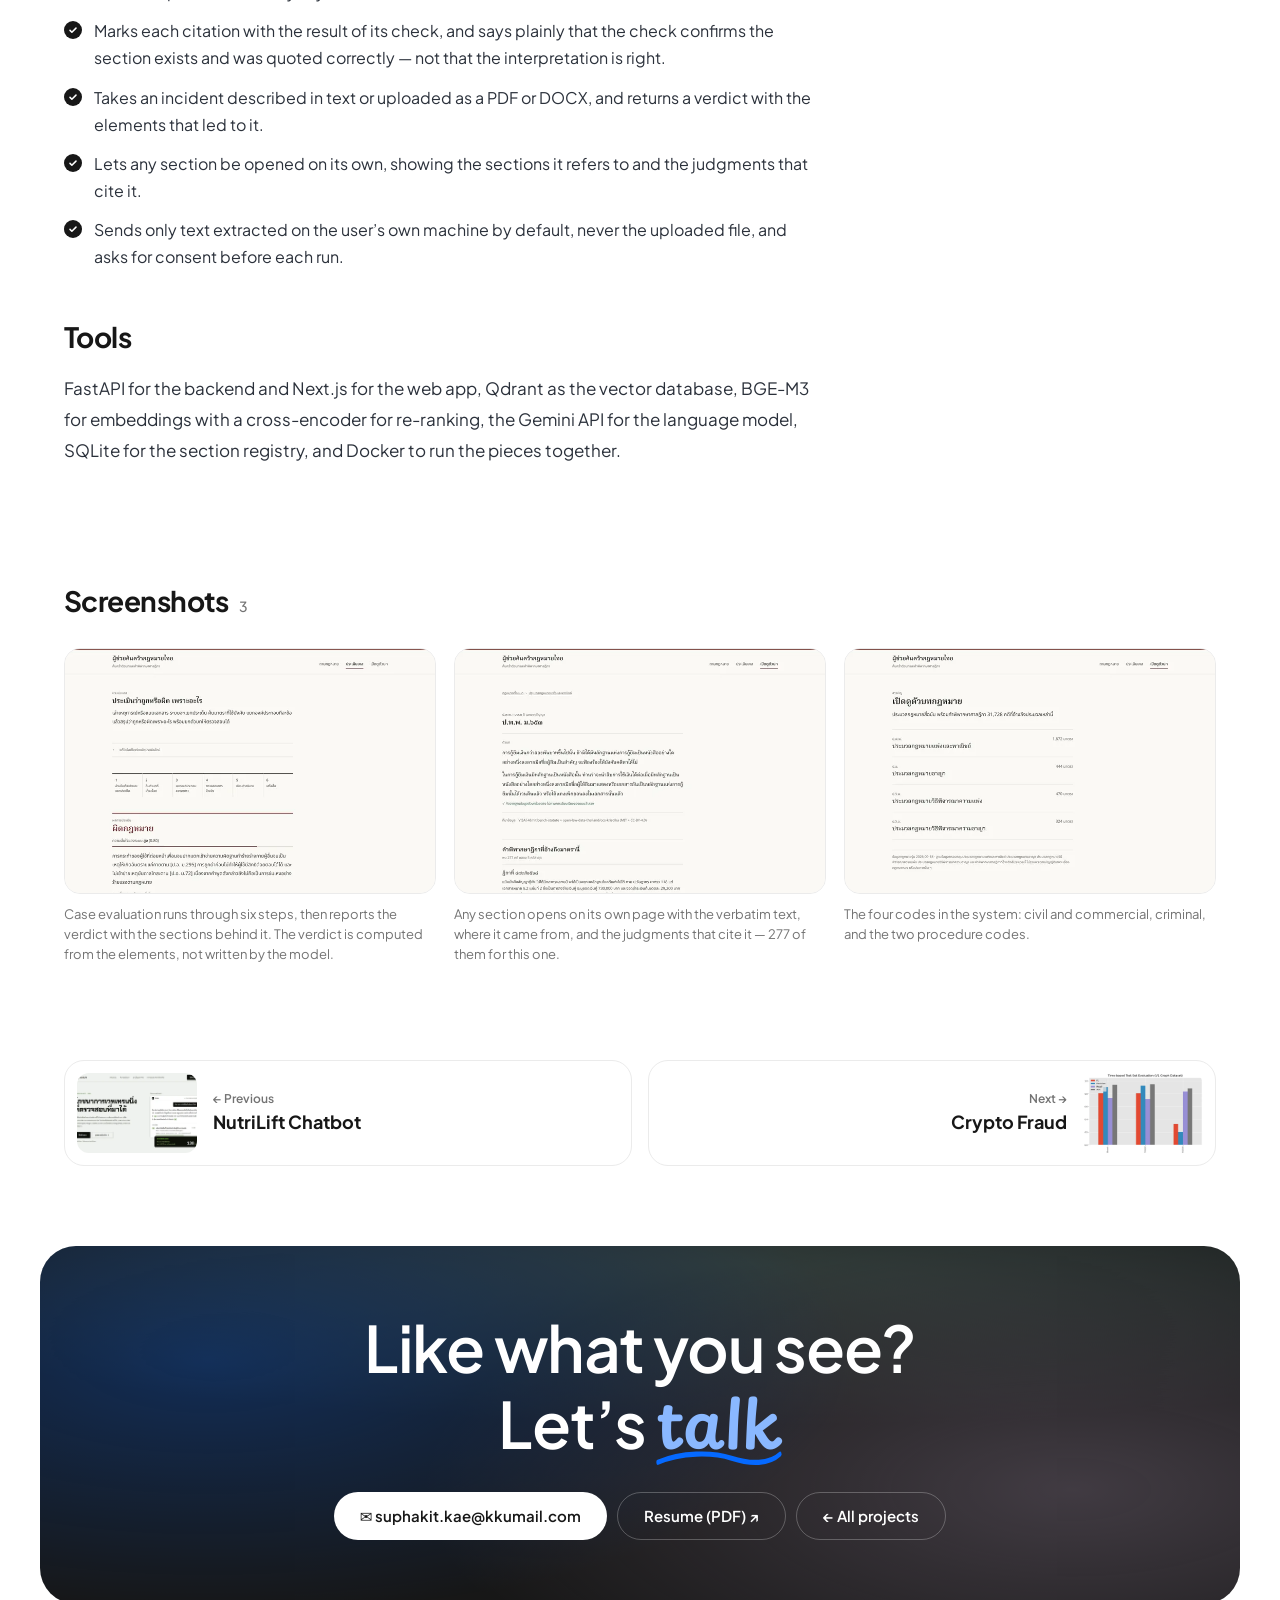
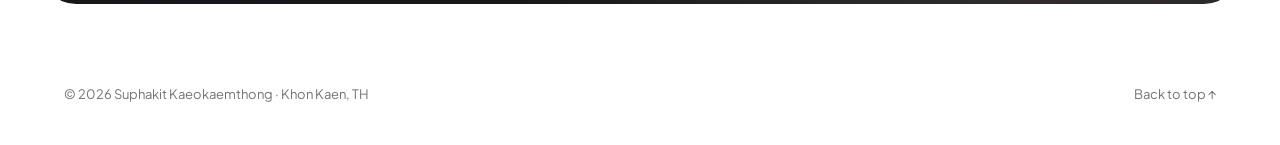
<file: projects/thai-law-rag/index.html>
<!doctype html>
<!-- Generated by build.js from assets/js/projects.js — edit the data, then run `node build.js` -->
<html lang="en">
<head>
  <meta charset="utf-8" />
  <meta name="viewport" content="width=device-width, initial-scale=1" />
  <title>Thai Law RAG — Suphakit Kaeokaemthong</title>
  <meta name="description" content="A Thai legal research assistant. Ask a question in everyday Thai and get an answer with the sections it relies on, or describe an incident and have the system work out whether it breaks the law and why." />
  <meta name="theme-color" content="#ffffff" />
  <link rel="canonical" href="https://suphakit.online/projects/thai-law-rag" />
  <meta property="og:type" content="article" />
  <meta property="og:site_name" content="Suphakit Kaeokaemthong" />
  <meta property="og:title" content="Thai Law RAG — Suphakit Kaeokaemthong" />
  <meta property="og:description" content="A Thai legal research assistant. Ask a question in everyday Thai and get an answer with the sections it relies on, or describe an incident and have the system work out whether it breaks the law and why." />
  <meta property="og:url" content="https://suphakit.online/projects/thai-law-rag" />
  <meta property="og:image" content="https://suphakit.online/assets/og/thai-law-rag.jpg" />
  <meta property="og:image:width" content="1200" />
  <meta property="og:image:height" content="630" />
  <meta name="twitter:card" content="summary_large_image" />
  <meta name="twitter:image" content="https://suphakit.online/assets/og/thai-law-rag.jpg" />
  <link rel="icon" href="/assets/img/favicon.svg" type="image/svg+xml" />
  <link rel="preconnect" href="https://fonts.googleapis.com" />
  <link rel="preconnect" href="https://fonts.gstatic.com" crossorigin />
  <link href="https://fonts.googleapis.com/css2?family=IBM+Plex+Sans+Thai:wght@400;500;600;700&family=Plus+Jakarta+Sans:wght@400;500;600;700;800&family=Playpen+Sans:wght@400;600&family=JetBrains+Mono:wght@400;500&display=swap" rel="stylesheet" />
  <link rel="stylesheet" href="/assets/css/style.css" />
  <script type="application/ld+json">{"@context":"https://schema.org","@type":"CreativeWork","name":"Thai Law RAG","description":"A Thai legal research assistant. Ask a question in everyday Thai and get an answer with the sections it relies on, or describe an incident and have the system work out whether it breaks the law and why.","url":"https://suphakit.online/projects/thai-law-rag","image":"https://suphakit.online/assets/img/projects/lawrag-ask.webp","dateCreated":"2026","keywords":"FastAPI, Next.js, Qdrant, BGE-M3, Gemini API, SQLite, Docker","author":{"@type":"Person","name":"Suphakit Kaeokaemthong","url":"https://suphakit.online/"}}</script>
</head>
<body data-slug="thai-law-rag">
  <header class="nav is-sub" id="nav">
    <div class="nav-bar">
      <a class="nav-logo" href="/" data-i18n-attr="aria-label:nav.home" aria-label="Back to home">
        <span>suphakit</span>
      </a>
      <nav class="nav-links" aria-label="Main">
        <a href="/#work" data-i18n="nav.work">Work</a>
        <a href="/#experience" data-i18n="nav.experience">Experience</a>
        <a href="/#skills" data-i18n="nav.skills">Skills</a>
        <a href="#contact" data-i18n="nav.contact">Contact</a>
      </nav>
      <div class="nav-right">
        <span class="status-pill"><i class="dot"></i><span data-bind="status">Open to co-op &amp; internship</span></span>
        <button class="lang-toggle" type="button" data-i18n-attr="aria-label:nav.lang" aria-label="Switch language">
          <svg viewBox="0 0 24 24" width="16" height="16" aria-hidden="true"><circle cx="12" cy="12" r="9" fill="none" stroke="currentColor" stroke-width="1.6"/><path d="M3 12h18M12 3c2.5 2.6 3.8 5.6 3.8 9s-1.3 6.4-3.8 9c-2.5-2.6-3.8-5.6-3.8-9S9.5 5.6 12 3z" fill="none" stroke="currentColor" stroke-width="1.6"/></svg>
          <span data-l="th">TH</span><span data-l="en" class="on">EN</span>
        </button>
        <a class="btn btn-dark btn-sm" href="/resume.pdf" target="_blank" rel="noopener">Resume</a>
      </div>
    </div>
  </header>
  <main class="pj" id="pj">
    <section class="pj-hero">
      <div class="pj-hero-copy">
        <a class="pj-back" href="/#work">← All projects</a>
        <div class="pj-meta"><span class="badge done">Completed</span><span>2026</span><span>·</span><span>Retrieval &amp; evaluation</span><span class="muted">Project 3 / 8</span></div>
        <h1 class="pj-title">Thai Law RAG</h1>
        <p class="pj-summary">A Thai legal research assistant. Ask a question in everyday Thai and get an answer with the sections it relies on, or describe an incident and have the system work out whether it breaks the law and why.</p>
        <div class="pj-actions">
          
          
        </div>
      </div>
      <figure class="pj-cover" style="--c:#c4ddfb">
        <div class="pj-cover-frame"><img src="/assets/img/projects/lawrag-ask.webp" alt="Thai Law RAG" fetchpriority="high"></div>
        <div class="pj-float f0" aria-hidden="true"><img src="/assets/img/projects/lawrag-evaluate-sm.webp" alt=""></div><div class="pj-float f1" aria-hidden="true"><img src="/assets/img/projects/lawrag-section-sm.webp" alt=""></div>
        
      </figure>
      <div class="stat-chips pj-stats"><div class="stat-chip"><b>3,110</b><small>Sections</small></div><div class="stat-chip"><b>31,728</b><small>Judgments</small></div><div class="stat-chip"><b>0.96</b><small>Recall@10 · Civil Code</small></div><div class="stat-chip"><b>4</b><small>Codes indexed</small></div></div>
    </section>

    <div class="pj-body">
      <article class="pj-article">
      <section class="pj-sec reveal">
        <h2>Overview</h2>
        <p>Looking up Thai law means knowing which code to open and roughly where the answer lives. Asking a general chatbot instead gets you an answer that sounds right and cites sections that may not exist. This system sits between the two: questions can be asked in everyday language, and every section it quotes is pulled from an indexed copy of the real text rather than written from the model’s memory.</p>
        
      </section>
      <section class="pj-sec reveal">
        <h2>My part</h2>
        <p>A solo project — I built all of it:</p>
        <ul class="checks"><li>Collected the four codes and the judgments from open datasets, merged the later amendments into the base text, and indexed one section per chunk. Cutting text into fixed-length pieces instead would have dropped whole sections out of the index.</li><li>The search itself: two kinds of vector searched together, their rankings merged, then re-ordered by a cross-encoder down to the eight sections that go to the model.</li><li>The case evaluation pipeline: break the story into issues, find the sections that apply, go through the elements of each offence one at a time, then decide. The verdict is computed from those answers in code, so it follows from the elements rather than from what the model felt like concluding.</li><li>Tuned the search by measuring it. A hand-written question set for the three codes that public benchmarks do not cover was written specifically so the numbers would not come from the civil code alone.</li></ul>
      </section>
      <section class="pj-sec reveal">
        <h2>What it does</h2>
        
        <ul class="checks"><li>Answers questions in everyday Thai, with the sections it used shown beside the answer in full.</li><li>Marks each citation with the result of its check, and says plainly that the check confirms the section exists and was quoted correctly — not that the interpretation is right.</li><li>Takes an incident described in text or uploaded as a PDF or DOCX, and returns a verdict with the elements that led to it.</li><li>Lets any section be opened on its own, showing the sections it refers to and the judgments that cite it.</li><li>Sends only text extracted on the user’s own machine by default, never the uploaded file, and asks for consent before each run.</li></ul>
      </section>
      <section class="pj-sec reveal">
        <h2>Tools</h2>
        <p>FastAPI for the backend and Next.js for the web app, Qdrant as the vector database, BGE-M3 for embeddings with a cross-encoder for re-ranking, the Gemini API for the language model, SQLite for the section registry, and Docker to run the pieces together.</p>
        
      </section></article>
      <aside class="pj-glance reveal">
        <h3>At a glance</h3>
        <dl class="kv">
          <dt>Status</dt><dd><span class="badge done">Completed</span></dd>
          <dt>Year</dt><dd>2026</dd>
          <dt>My part</dt><dd>Solo project — retrieval, evaluation pipeline and frontend</dd>
        </dl>
        <div class="glance-metrics"><div><b>3,110</b><small>Sections</small></div><div><b>31,728</b><small>Judgments</small></div><div><b>0.96</b><small>Recall@10 · Civil Code</small></div></div>
        <h4>Built with</h4>
        <div class="chips"><span class="chip">FastAPI</span><span class="chip">Next.js</span><span class="chip">Qdrant</span><span class="chip">BGE-M3</span><span class="chip">Gemini API</span><span class="chip">SQLite</span><span class="chip">Docker</span></div>
        
      </aside>
    </div>

    <section class="pj-gallery" aria-labelledby="shots-title">
      <h2 id="shots-title">Screenshots <small>3</small></h2>
      <div class="pj-shots">
      <figure class="pj-shot reveal" style="--i:0">
        <button type="button" class="pj-zoom" data-full="/assets/img/projects/lawrag-evaluate.webp" data-cap="Case evaluation runs through six steps, then reports the verdict with the sections behind it. The verdict is computed from the elements, not written by the model." aria-label="Case evaluation runs through six steps, then reports the verdict with the sections behind it. The verdict is computed from the elements, not written by the model.">
          <img src="/assets/img/projects/lawrag-evaluate-sm.webp" alt="Case evaluation runs through six steps, then reports the verdict with the sections behind it. The verdict is computed from the elements, not written by the model." loading="lazy">
        </button>
        <figcaption>Case evaluation runs through six steps, then reports the verdict with the sections behind it. The verdict is computed from the elements, not written by the model.</figcaption>
      </figure>
      <figure class="pj-shot reveal" style="--i:1">
        <button type="button" class="pj-zoom" data-full="/assets/img/projects/lawrag-section.webp" data-cap="Any section opens on its own page with the verbatim text, where it came from, and the judgments that cite it — 277 of them for this one." aria-label="Any section opens on its own page with the verbatim text, where it came from, and the judgments that cite it — 277 of them for this one.">
          <img src="/assets/img/projects/lawrag-section-sm.webp" alt="Any section opens on its own page with the verbatim text, where it came from, and the judgments that cite it — 277 of them for this one." loading="lazy">
        </button>
        <figcaption>Any section opens on its own page with the verbatim text, where it came from, and the judgments that cite it — 277 of them for this one.</figcaption>
      </figure>
      <figure class="pj-shot reveal" style="--i:2">
        <button type="button" class="pj-zoom" data-full="/assets/img/projects/lawrag-laws.webp" data-cap="The four codes in the system: civil and commercial, criminal, and the two procedure codes." aria-label="The four codes in the system: civil and commercial, criminal, and the two procedure codes.">
          <img src="/assets/img/projects/lawrag-laws-sm.webp" alt="The four codes in the system: civil and commercial, criminal, and the two procedure codes." loading="lazy">
        </button>
        <figcaption>The four codes in the system: civil and commercial, criminal, and the two procedure codes.</figcaption>
      </figure></div>
    </section>

    <nav class="pj-pager" aria-label="All projects">
      <a class="pj-pg " href="/projects/nutrilift">
        <img src="/assets/img/projects/nutrilift-landing-sm.webp" alt="" loading="lazy">
        <span><small>← Previous</small><b>NutriLift Chatbot</b></span>
      </a>
      <a class="pj-pg is-next" href="/projects/crypto-fraud">
        <img src="/assets/img/projects/crypto-model-comparison-sm.webp" alt="" loading="lazy">
        <span><small>Next →</small><b>Crypto Fraud</b></span>
      </a></nav>

    <section class="contact" id="contact">
      <div class="contact-card is-compact">
        <div class="contact-glow" aria-hidden="true"></div>
        <h2>Like what you see?<br />Let’s <span class="hand">talk<svg class="scribble" viewBox="0 0 200 20" preserveAspectRatio="none" aria-hidden="true"><path d="M3 14 C 40 4, 90 4, 120 10 S 180 16, 197 6"/></svg></span></h2>
        <div class="contact-actions">
          <a class="btn btn-light" href="mailto:suphakit.kae@kkumail.com">✉ suphakit.kae@kkumail.com</a>
          <a class="btn btn-ghost-light" href="/resume.pdf" target="_blank" rel="noopener">Resume (PDF) ↗</a>
          <a class="btn btn-ghost-light" href="/#work">← All projects</a>
        </div>
      </div>
    </section>
  </main>
  <footer class="footer">
    <span>© <span id="year">2026</span> Suphakit Kaeokaemthong · Khon Kaen, TH</span>
    <a href="#top" data-i18n="footer.top">Back to top ↑</a>
  </footer>

  <dialog class="lightbox" id="lightbox" aria-label="Screenshot">
    <figure><img alt="" /><figcaption></figcaption></figure>
    <button type="button" class="lb-btn lb-prev" data-nav="-1" aria-label="Previous">←</button>
    <button type="button" class="lb-btn lb-next" data-nav="1" aria-label="Next">→</button>
    <button type="button" class="lb-btn lb-close" data-close aria-label="Close">✕</button>
  </dialog>

  <script src="/assets/js/core.js"></script>
  <script src="/assets/js/data.js"></script>
  <script src="/assets/js/projects.js"></script>
  <script src="/assets/js/project-view.js"></script>
  <script src="/assets/js/project.js"></script>
</body>
</html>
</file>
<file: assets/css/style.css>
/* =========================================================
   Portfolio — inspired by fastwork.com/th/selling
   ========================================================= */
@property --spin { syntax: '<angle>'; inherits: false; initial-value: 0deg; }

:root {
  --ink: #2b313b;
  --ink-strong: #171717;
  --muted: #737373;
  --subtle: #a3a3a3;
  --line: #ebebeb;
  --line-strong: #d4d4d4;
  --bg: #fff;
  --bg-soft: #f5f5f5;
  --dark: #1f232b;
  --accent: #0569ff;

  --c-yellow: #f8da9d;
  --c-cyan: #a3e0ef;
  --c-green: #c5e5c0;
  --c-orange: #fad0b5;
  --c-pink: #fccadc;
  --c-purple: #eccef3;
  --c-teal: #a5e3d6;
  --c-blue: #c4ddfb;

  --font: 'Plus Jakarta Sans', 'IBM Plex Sans Thai', system-ui, sans-serif;
  --font-hand: 'Playpen Sans', 'IBM Plex Sans Thai', cursive;
  --font-mono: 'JetBrains Mono', ui-monospace, monospace;

  --ease: cubic-bezier(.44, 0, .56, 1);
  --ease-out: cubic-bezier(.16, 1, .3, 1);
  --shadow-card: 0 1px 2px rgba(0,0,0,.04), 0 18px 48px rgba(17, 24, 39, .10);
}

*, *::before, *::after { box-sizing: border-box; }
html { scroll-behavior: smooth; -webkit-text-size-adjust: 100%; }
body {
  margin: 0;
  font-family: var(--font);
  color: var(--ink);
  background: var(--bg);
  line-height: 1.6;
  -webkit-font-smoothing: antialiased;
  overflow-x: clip;
}
img { display: block; max-width: 100%; }
a { color: inherit; text-decoration: none; }
button, input { font: inherit; color: inherit; }
h1, h2, h3, h4, p { margin: 0; }
.muted { color: var(--subtle); }
:focus-visible { outline: 2px solid var(--accent); outline-offset: 3px; border-radius: 6px; }

.hand {
  font-family: var(--font-hand);
  font-weight: 600;
  color: var(--accent);
  position: relative;
  display: inline-block;
  white-space: nowrap;
}
.eyebrow {
  display: inline-block;
  font-size: 13px;
  font-weight: 600;
  letter-spacing: .02em;
  color: var(--muted);
}

/* ---------- buttons ---------- */
.btn {
  display: inline-flex; align-items: center; justify-content: center; gap: 8px;
  height: 48px; padding: 0 26px;
  border-radius: 999px; border: 0;
  font-weight: 600; font-size: 15px; white-space: nowrap;
  cursor: pointer;
  transition: transform .5s var(--ease), background .2s, border-color .2s, box-shadow .3s;
}
.btn:hover { transform: scale(1.04); }
.btn:active { transform: scale(1.01); }
.btn-sm { height: 40px; padding: 0 18px; font-size: 14px; }
.btn-dark { background: var(--ink-strong); color: #fff; }
.btn-line { border: 1px solid var(--line-strong); background: #fff; }
.btn-line:hover { border-color: var(--subtle); }
.btn-light { background: #fff; color: var(--ink-strong); }
.btn-ghost-light { border: 1px solid rgba(255,255,255,.25); color: #fff; }
.btn-ghost-light:hover { border-color: rgba(255,255,255,.6); }

.btn-glow { position: relative; color: #fff; background: transparent; isolation: isolate; padding: 0; }
.btn-glow span {
  display: inline-flex; align-items: center; height: 100%;
  padding: 0 30px; border-radius: inherit; background: var(--ink-strong);
}
.btn-glow::before, .btn-glow::after {
  content: ''; position: absolute; inset: -2px; border-radius: inherit; z-index: -1;
  background: conic-gradient(from var(--spin), #0569ff, #a3e0ef, #fccadc, #f8da9d, #c5e5c0, #0569ff);
  animation: spin 4s linear infinite;
}
.btn-glow::after { filter: blur(14px); opacity: .55; }
@keyframes spin { to { --spin: 360deg; } }

/* ---------- status pill ---------- */
.status-pill {
  display: inline-flex; align-items: center; gap: 8px;
  height: 36px; padding: 0 14px;
  border: 1px solid var(--line); border-radius: 999px; background: #fff;
  font-size: 13px; font-weight: 500;
}
.status-pill .dot, .dot {
  width: 8px; height: 8px; border-radius: 50%; background: #22c55e; position: relative; flex: none;
}
.status-pill .dot::after {
  content: ''; position: absolute; inset: 0; border-radius: 50%; background: #22c55e;
  animation: ping 1.8s var(--ease) infinite;
}
@keyframes ping { 70%, 100% { transform: scale(2.6); opacity: 0; } }
.status-pill.on-dark { background: rgba(255,255,255,.08); border-color: rgba(255,255,255,.14); color: #fff; }

/* =========================================================
   NAV — morphs into a floating pill after scrolling
   ========================================================= */
.nav { position: fixed; inset: 0 0 auto; z-index: 50; padding: 14px 20px; pointer-events: none; }
.nav-bar {
  pointer-events: auto;
  max-width: 1240px; margin: 0 auto;
  height: 64px; padding: 0 12px 0 22px;
  display: flex; align-items: center; justify-content: space-between; gap: 16px;
  border-radius: 999px; border: 1px solid transparent;
  transition: max-width .6s var(--ease-out), background .4s, border-color .4s, box-shadow .4s;
}
.nav.is-pill .nav-bar {
  max-width: 980px;
  background: rgba(255,255,255,.72);
  backdrop-filter: blur(18px) saturate(1.6);
  -webkit-backdrop-filter: blur(18px) saturate(1.6);
  border-color: rgba(0,0,0,.06);
  box-shadow: 0 10px 30px rgba(0,0,0,.08);
}
.nav.on-dark:not(.is-pill) { color: #fff; }
.nav-logo { display: inline-flex; align-items: center; gap: 10px; font-weight: 700; font-size: 18px; letter-spacing: -.01em; }
.nav-links { display: flex; gap: 4px; }
.nav-links a { padding: 8px 14px; border-radius: 999px; font-size: 14px; font-weight: 500; color: var(--muted); transition: background .2s, color .2s; }
.nav-links a:hover, .nav-links a.is-active { color: var(--ink-strong); background: rgba(0,0,0,.05); }
.nav-right { display: flex; align-items: center; gap: 8px; }

/* =========================================================
   HERO
   ========================================================= */
.hero {
  --p: 0; --mx: 0; --my: 0;
  position: relative; min-height: 100svh; min-height: max(100svh, 720px);
  display: grid; place-items: center;
  padding: 120px 24px 100px;
  overflow: hidden;
}
.hero-cards { position: absolute; inset: 0; pointer-events: none; }

.hcard {
  position: absolute; left: var(--x); top: var(--y); width: var(--w, 200px);
  transform:
    translate3d(calc(var(--mx) * var(--d) * 1px + var(--sx) * var(--p) * 1px),
                calc(var(--my) * var(--d) * 1px + var(--sy) * var(--p) * 1px), 0)
    rotate(var(--r));
  opacity: calc(1 - var(--p) * 1.3);
  will-change: transform;
}
.hcard-pop { animation: pop 1.1s var(--ease-out) both; animation-delay: calc(var(--i) * 70ms + 250ms); }
@keyframes pop {
  from { opacity: 0; transform: translate(var(--fx), var(--fy)) scale(.55) rotate(calc(var(--r) * -2)); filter: blur(8px); }
}
.hcard-in {
  background: #fff; border-radius: 18px; padding: 8px 8px 10px;
  border: 1px solid rgba(0,0,0,.05);
  box-shadow: var(--shadow-card);
  animation: float 7s ease-in-out infinite;
  animation-delay: calc(var(--i) * -900ms);
}
@keyframes float { 50% { transform: translateY(-10px); } }
.hcard-cover { aspect-ratio: 4 / 3; border-radius: 12px; overflow: hidden; background: var(--c, var(--bg-soft)); }
.hcard-cover img { width: 100%; height: 100%; object-fit: cover; object-position: top; }
.hcard-meta { display: flex; align-items: center; gap: 8px; padding: 8px 4px 0; }
.hcard-meta img { width: 24px; height: 24px; border-radius: 50%; object-fit: cover; }
.hcard-meta b { display: block; font-size: 13px; line-height: 1.2; color: var(--ink-strong); }
.hcard-meta small { display: block; font-size: 11px; color: var(--muted); line-height: 1.3; }

.hero-copy {
  position: relative; z-index: 2;
  max-width: 1000px; text-align: center;
  display: flex; flex-direction: column; align-items: center; gap: 26px;
  opacity: calc(1 - var(--p) * 1.6);
  transform: translateY(calc(var(--p) * -40px));
}
.hero-title {
  font-size: clamp(40px, 5.4vw, 84px);
  font-weight: 600; line-height: 1.12; letter-spacing: -.025em;
  color: var(--ink-strong);
}
.hero-title .line { display: block; white-space: nowrap; animation: blurIn 1.1s var(--ease-out) both; }
.hero-title .line + .line { animation-delay: .15s; font-size: .54em; font-weight: 500; letter-spacing: -.015em; color: var(--ink); margin-top: .35em; }
@keyframes blurIn { from { opacity: 0; filter: blur(14px); transform: translateY(16px); } }
.hero-title .hand { padding: 0 .08em; }
.nw { white-space: nowrap; }

.scribble {
  position: absolute; left: 0; right: 0; bottom: -.12em; width: 100%; height: .32em;
  fill: none; stroke: var(--accent); stroke-width: 5; stroke-linecap: round; overflow: visible;
}
.scribble path { stroke-dasharray: 260; stroke-dashoffset: 260; animation: draw 1s .9s var(--ease-out) forwards; }
@keyframes draw { to { stroke-dashoffset: 0; } }

.hero-sub {
  max-width: 620px; font-size: 16px; line-height: 1.75; color: var(--muted);
  animation: blurIn 1s .3s var(--ease-out) both;
}

.stat-chips { display: flex; gap: 10px; flex-wrap: wrap; justify-content: center; animation: blurIn 1s .45s var(--ease-out) both; }
.stat-chip {
  min-width: 96px; padding: 12px 18px;
  border: 1px solid var(--line); border-radius: 16px; background: rgba(255,255,255,.85);
  backdrop-filter: blur(6px);
  display: flex; flex-direction: column; align-items: center;
}
.stat-chip b { font-size: 28px; font-weight: 600; line-height: 1.2; color: var(--ink-strong); font-variant-numeric: tabular-nums; letter-spacing: -.02em; }
.stat-chip b sup { font-size: .5em; margin-left: 1px; }
.stat-chip small { font-size: 12px; color: var(--muted); }

.hero-cta { display: flex; gap: 12px; flex-wrap: wrap; justify-content: center; animation: blurIn 1s .6s var(--ease-out) both; }

.scroll-cue {
  position: absolute; left: 50%; bottom: 28px; transform: translateX(-50%);
  display: flex; flex-direction: column; align-items: center; gap: 8px;
  font-size: 12px; color: var(--muted);
  opacity: calc(1 - var(--p) * 3);
}
.mouse { width: 22px; height: 34px; border: 1.5px solid var(--subtle); border-radius: 12px; display: grid; justify-items: center; padding-top: 6px; }
.mouse i { width: 3px; height: 7px; border-radius: 2px; background: var(--muted); animation: wheel 1.8s var(--ease) infinite; }
@keyframes wheel { 0% { transform: translateY(0); opacity: 1; } 80%, 100% { transform: translateY(10px); opacity: 0; } }

/* =========================================================
   STORY
   ========================================================= */
.story { max-width: 1000px; margin: 0 auto; padding: 120px 24px 160px; text-align: center; }
.story-title {
  font-size: clamp(32px, 4.8vw, 62px); font-weight: 600; line-height: 1.2; letter-spacing: -.02em;
  color: var(--ink-strong); margin-bottom: 48px;
}
.hand-pill {
  color: var(--ink-strong); background: var(--c-yellow);
  padding: 0 .35em; border-radius: .3em; transform: rotate(-4deg);
}
.story-text { font-size: clamp(20px, 2.4vw, 30px); line-height: 1.6; font-weight: 500; }
.story-text .w { color: #d6d6d6; transition: color .4s; }
.story-text .w.on { color: var(--ink); }

/* =========================================================
   SHOWCASE — sticky category list + profile card
   ========================================================= */
.showcase { background: var(--bg-soft); padding-bottom: 40px; }
.showcase-track { --n: 5; height: calc(var(--n) * 75vh + 100vh); position: relative; }
.showcase-sticky {
  position: sticky; top: 0; height: 100vh; min-height: 640px;
  max-width: 1380px; margin: 0 auto;
  padding: 96px 32px 28px;
  display: grid; grid-template-columns: 250px minmax(0, 1fr); gap: 48px; align-items: center;
}
.showcase-side { display: flex; flex-direction: column; gap: 18px; }
.showcase-nav { list-style: none; margin: 0; padding: 0; display: flex; flex-direction: column; gap: 4px; }
.showcase-nav button {
  all: unset; cursor: pointer; display: block;
  font-size: 22px; font-weight: 500; line-height: 1.35; color: var(--subtle);
  transition: color .35s, font-size .45s var(--ease-out), font-weight .35s;
}
.showcase-nav button:hover { color: var(--muted); }
.showcase-nav button[aria-current='true'] { color: var(--ink-strong); font-size: 32px; font-weight: 600; }
.showcase-progress { height: 3px; width: 120px; background: var(--line-strong); border-radius: 3px; overflow: hidden; }
.showcase-progress i { display: block; height: 100%; width: 0; background: var(--ink-strong); border-radius: inherit; transition: width .2s linear; }

.profile-card {
  position: relative;
  height: min(820px, calc(100vh - 124px));
  background: #fff; border-radius: 28px;
  border: 1px solid rgba(0,0,0,.05);
  box-shadow: 0 30px 80px rgba(17,24,39,.08);
  padding: 26px 28px 0;
  overflow: hidden;
  display: flex; flex-direction: column;
}
.profile-card::after {
  content: ''; position: absolute; left: 0; right: 0; bottom: 0; height: 70px;
  background: linear-gradient(transparent, #fff); pointer-events: none;
}
.pc-content { display: flex; flex-direction: column; min-height: 0; flex: 1; animation: swapIn .55s var(--ease-out); }
@keyframes swapIn { from { opacity: 0; transform: translateY(14px); filter: blur(4px); } }

.pc-head { display: grid; grid-template-columns: minmax(0, 1fr) minmax(0, 1.05fr); gap: 28px; }
.pc-label { font-size: 12px; color: var(--muted); margin-bottom: 10px; }
.pc-id { display: flex; align-items: center; gap: 14px; }
.pc-avatar { position: relative; flex: none; }
.pc-avatar img { width: 64px; height: 64px; border-radius: 50%; object-fit: cover; }
.pc-avatar .dot { position: absolute; right: 2px; bottom: 2px; width: 13px; height: 13px; border: 2px solid #fff; }
.pc-name { font-size: 22px; font-weight: 700; line-height: 1.2; color: var(--ink-strong); letter-spacing: -.01em; }
.pc-handle { font-size: 13px; color: var(--muted); }
.pc-bio { font-size: 14px; color: var(--ink); margin: 12px 0 14px; line-height: 1.6; }
.pc-stats { display: grid; grid-template-columns: repeat(4, minmax(0, 1fr)); gap: 8px; }
.pc-stats div { border: 1px solid var(--line); border-radius: 12px; padding: 8px 10px; }
.pc-stats b { display: block; font-size: 15px; font-weight: 700; color: var(--ink-strong); white-space: nowrap; overflow: hidden; text-overflow: ellipsis; }
.pc-stats small { display: block; font-size: 11px; color: var(--muted); white-space: nowrap; overflow: hidden; text-overflow: ellipsis; }

.pc-banner {
  position: relative; aspect-ratio: 16 / 6.4; border-radius: 16px; overflow: hidden;
  display: grid; place-items: center; color: #fff; isolation: isolate;
}
.pc-banner::before {
  content: ''; position: absolute; inset: 0; z-index: -1;
  background-image: radial-gradient(rgba(255,255,255,.18) 1px, transparent 1px);
  background-size: 14px 14px;
  mask-image: linear-gradient(90deg, transparent, #000);
}
.pc-banner b {
  font-size: clamp(22px, 3vw, 44px); font-weight: 800; letter-spacing: -.03em; line-height: .95;
  text-align: center; padding: 0 16px; text-transform: uppercase;
  text-shadow: 0 6px 30px rgba(0,0,0,.25);
}
.pc-banner small { position: absolute; left: 14px; top: 12px; font-family: var(--font-mono); font-size: 11px; opacity: .75; }
/* banner with a generated image: label moves bottom-left over a dark scrim so it stays readable on busy art */
.pc-banner.has-img { place-items: end start; }
.pc-banner.has-img img { position: absolute; inset: 0; width: 100%; height: 100%; object-fit: cover; z-index: -2; animation: bannerIn .9s var(--ease-out); }
.pc-banner.has-img::before {
  z-index: -1; mask-image: none;
  background:
    linear-gradient(90deg, rgba(6, 9, 20, .78) 0%, rgba(6, 9, 20, .42) 38%, transparent 68%),
    linear-gradient(0deg, rgba(6, 9, 20, .55) 0%, transparent 55%);
}
.pc-banner.has-img b { text-align: left; padding: 0 18px 14px; font-size: clamp(18px, 2.1vw, 30px); }
.pc-banner.has-img small { text-shadow: 0 1px 6px rgba(0, 0, 0, .5); opacity: .9; }
@keyframes bannerIn { from { transform: scale(1.06); opacity: .4; } }
.pc-tags { display: flex; justify-content: space-between; align-items: center; gap: 8px; margin-top: 10px; flex-wrap: wrap; }
.pc-tags .chips { display: flex; gap: 6px; flex-wrap: wrap; }
.chip { display: inline-flex; align-items: center; height: 26px; padding: 0 10px; border-radius: 999px; background: var(--bg-soft); font-size: 12px; font-weight: 500; white-space: nowrap; }
.pc-loc { font-size: 12px; color: var(--muted); }

.pc-tabs { display: flex; gap: 26px; border-bottom: 1px solid var(--line); margin: 14px 0 14px; }
.pc-tabs button {
  all: unset; cursor: pointer; padding: 8px 0 10px; font-size: 14px; font-weight: 500; color: var(--muted);
  border-bottom: 2px solid transparent; margin-bottom: -1px; transition: color .2s, border-color .2s;
}
.pc-tabs button[aria-selected='true'] { color: var(--ink-strong); border-color: var(--ink-strong); font-weight: 600; }
.pc-tabs button:focus-visible { outline: 2px solid var(--accent); }

.pc-body { flex: 1; min-height: 0; overflow: hidden; }
.pc-pane { animation: swapIn .4s var(--ease-out); }
/* Work tab: project cards + insight sidebar */
.pw { display: grid; grid-template-columns: minmax(0, 1fr) 260px; gap: 20px; align-items: start; }
.pw-list { display: grid; grid-template-columns: repeat(2, minmax(0, 1fr)); gap: 14px; }
.pw-card {
  display: flex; flex-direction: column; min-width: 0;
  border: 1px solid var(--line); border-radius: 18px; overflow: hidden; background: #fff;
  transition: border-color .2s, box-shadow .3s, transform .5s var(--ease-out);
}
.pw-card:hover { border-color: var(--line-strong); box-shadow: 0 16px 36px rgba(17,24,39,.08); transform: translateY(-2px); }
.pw-img { position: relative; background: var(--c, var(--bg-soft)); padding: 12px 12px 0; aspect-ratio: 2.25 / 1; display: flex; align-items: flex-end; overflow: hidden; }
.pw-img img {
  width: 100%; height: 100%; object-fit: cover; object-position: top;
  border-radius: 10px 10px 0 0; box-shadow: 0 -6px 24px rgba(17,24,39,.12);
  transition: transform .6s var(--ease-out);
}
.pw-card:hover .pw-img img { transform: translateY(-4px); }
.pw-body { padding: 12px 14px 14px; display: flex; flex-direction: column; gap: 6px; flex: 1; }
.pw-meta { display: flex; align-items: center; gap: 6px; flex-wrap: wrap; font-size: 12px; color: var(--muted); }
.pw-card h4 { font-size: 18px; line-height: 1.25; color: var(--ink-strong); letter-spacing: -.01em; }
.pw-card p { font-size: 13px; line-height: 1.6; color: var(--ink); display: -webkit-box; -webkit-line-clamp: 2; -webkit-box-orient: vertical; overflow: hidden; }
.pw-metrics { display: grid; grid-template-columns: repeat(3, minmax(0, 1fr)); gap: 6px; }
.pw-metrics div { background: var(--bg-soft); border-radius: 10px; padding: 6px 9px; min-width: 0; }
.pw-metrics b { display: block; font-size: 14px; color: var(--ink-strong); white-space: nowrap; overflow: hidden; text-overflow: ellipsis; }
.pw-metrics small { display: block; font-size: 11px; color: var(--muted); white-space: nowrap; overflow: hidden; text-overflow: ellipsis; }
.pw-more { margin-top: auto; font-size: 13px; font-weight: 600; color: var(--accent); }

/* wide card: a category with a single project */
.pw-card.is-wide { grid-column: 1 / -1; flex-direction: row; }
.pw-card.is-wide .pw-img { width: 56%; flex: none; aspect-ratio: auto; min-height: 240px; padding: 16px 0 0 16px; }
.pw-card.is-wide .pw-img img { border-radius: 10px 0 0 0; }
.pw-card.is-wide .pw-body { padding: 20px 22px 18px; gap: 9px; }
.pw-card.is-wide h4 { font-size: 22px; }
.pw-card.is-wide p { -webkit-line-clamp: 3; }
/* 3+ projects: featured card on the left spanning two rows, compact cards stacked on the right */
.pw-list.has-feature { grid-template-columns: minmax(0, 1.1fr) minmax(0, 1fr); }
.pw-card.is-feature { grid-row: span 2; }
.pw-card.is-feature .pw-img { aspect-ratio: 2.5 / 1; }
.pw-card.is-compact { flex-direction: row; }
.pw-card.is-compact .pw-img { width: 42%; flex: none; aspect-ratio: auto; min-height: 0; padding: 10px 0 0 10px; }
.pw-card.is-compact .pw-img img { border-radius: 8px 0 0 0; }
.pw-card.is-compact .pw-body { padding: 10px 12px 12px; gap: 4px; }
.pw-card.is-compact h4 { font-size: 15px; }
.pw-line { font-size: 12px; color: var(--ink); line-height: 1.45; }
.pw-card.is-compact .pw-more { font-size: 12px; }

/* internship card: a stylised road-network map instead of a screenshot */
.pw-card.is-exp .pw-img { background: linear-gradient(135deg, #042f2e, #0d9488 60%, #5eead4); padding: 0; align-items: flex-end; }
.pw-route { position: absolute; inset: 0; width: 100%; height: 100%; }
.pw-route path { fill: none; stroke: rgba(255,255,255,.85); stroke-width: 3; stroke-linejoin: round; stroke-dasharray: 6 7; }
.pw-route circle { fill: #fff; }
.pw-route circle.end { fill: #fde68a; stroke: rgba(253,230,138,.35); stroke-width: 10; }
.pw-card.is-exp .pw-img::before {
  content: ''; position: absolute; inset: 0;
  background-image: linear-gradient(rgba(255,255,255,.08) 1px, transparent 1px), linear-gradient(90deg, rgba(255,255,255,.08) 1px, transparent 1px);
  background-size: 22px 22px;
}
.pw-card.is-exp .pw-img span { position: relative; margin: 0 0 12px 14px; color: #fff; font-weight: 800; font-size: 15px; letter-spacing: .02em; text-shadow: 0 2px 10px rgba(0,0,0,.3); }

.pw-side { display: flex; flex-direction: column; gap: 16px; }
.pw-note { padding: 16px; border-radius: 16px; background: #fdf3df; rotate: -1deg; box-shadow: 0 10px 24px rgba(17,24,39,.06); }
.pw-note .who { display: flex; align-items: center; gap: 8px; font-size: 12px; color: var(--muted); margin-bottom: 10px; }
.pw-note .who img { width: 22px; height: 22px; border-radius: 50%; object-fit: cover; }
.pw-note h4 { font-size: 15px; line-height: 1.4; color: var(--ink-strong); margin-bottom: 6px; }
.pw-note p { font-size: 13px; color: var(--ink); line-height: 1.6; }
.pw-skills h5 { margin: 0 0 8px; font-size: 12px; font-weight: 600; color: var(--muted); }
.pw-skills .chips { display: flex; flex-wrap: wrap; gap: 6px; }
/* short laptop screens (e.g. 1366x768): keep each card's link above the fade */
@media (min-width: 961px) and (max-height: 800px) {
  .pw-img { aspect-ratio: 2.8 / 1; }
  .pw-card p { -webkit-line-clamp: 1; }
  .pc-bio { margin: 8px 0 10px; }
  .pw-card.is-feature .pw-img { aspect-ratio: 3.2 / 1; }
}

.side-list { display: flex; flex-direction: column; gap: 10px; }
.s-item { display: flex; gap: 12px; padding: 8px; border: 1px solid var(--line); border-radius: 14px; transition: border-color .2s, box-shadow .2s; }
.s-item:hover { border-color: var(--line-strong); box-shadow: 0 6px 20px rgba(0,0,0,.05); }
.s-item img { width: 92px; height: 70px; border-radius: 10px; object-fit: cover; object-position: top; flex: none; background: var(--bg-soft); }
.s-item b { display: block; font-size: 14px; line-height: 1.3; color: var(--ink-strong); }
.s-item small { display: block; font-size: 12px; color: var(--muted); }
.s-item .metric { font-size: 12px; color: var(--ink); margin-top: 4px; display: flex; align-items: center; gap: 5px; }

.badge { display: inline-flex; align-items: center; gap: 5px; height: 22px; padding: 0 8px; border-radius: 999px; font-size: 11px; font-weight: 600; white-space: nowrap; }
.badge::before { content: ''; width: 6px; height: 6px; border-radius: 50%; background: currentColor; }
.badge.progress { background: #fdf0d2; color: #8a6100; }
.badge.done { background: #dcf3d8; color: #186a0c; }

.skill-cloud { display: flex; flex-wrap: wrap; gap: 8px; }
.skill-cloud .chip { height: 36px; padding: 0 16px; font-size: 14px; background: #fff; border: 1px solid var(--line); }
.about-pane { display: grid; grid-template-columns: minmax(0, 1.4fr) minmax(0, 1fr); gap: 28px; font-size: 15px; line-height: 1.75; }
.kv { display: grid; grid-template-columns: auto 1fr; gap: 8px 16px; font-size: 13px; }
.kv dt { color: var(--muted); }
.kv dd { margin: 0; font-weight: 600; color: var(--ink-strong); }
.exp-mini { display: flex; flex-direction: column; gap: 12px; }
.exp-mini div { border: 1px solid var(--line); border-radius: 14px; padding: 14px 16px; }
.exp-mini b { display: block; color: var(--ink-strong); }
.exp-mini small { color: var(--muted); font-size: 12px; }

.trust-bar { display: flex; align-items: center; justify-content: center; gap: 14px; padding: 36px 24px 24px; font-size: 14px; flex-wrap: wrap; text-align: center; }
.avatar-stack { display: flex; }
.avatar-stack img { width: 34px; height: 34px; border-radius: 50%; object-fit: cover; object-position: top; border: 2px solid var(--bg-soft); margin-left: -10px; background: #fff; }
.avatar-stack img:first-child { margin-left: 0; }

/* =========================================================
   PROBLEMS — dark section with draggable sticky notes
   ========================================================= */
.pain { background: var(--dark); color: #fff; padding: 140px 24px 100px; overflow: hidden; position: relative; }
.pain-head { text-align: center; position: relative; z-index: 1; }
.pain-head h2 { font-size: clamp(34px, 5vw, 64px); font-weight: 600; letter-spacing: -.02em; line-height: 1.2; }
.pain-head p { color: rgba(255,255,255,.65); margin-top: 12px; font-size: 17px; }
.notes { position: relative; max-width: 1180px; height: 560px; margin: 50px auto 0; }
.note {
  --dx: 0px; --dy: 0px;
  position: absolute; left: var(--x); top: var(--y);
  width: 250px; min-height: 140px; padding: 22px 20px 16px;
  background: var(--c); color: #1d1d1d;
  border-radius: 4px;
  box-shadow: 0 1px 1px rgba(0,0,0,.08), 0 18px 34px rgba(0,0,0,.35);
  font-size: 17px; font-weight: 500; line-height: 1.45;
  display: flex; flex-direction: column; justify-content: space-between; gap: 16px;
  transform: translate(var(--dx), var(--dy)) rotate(var(--r));
  cursor: grab; user-select: none; touch-action: none;
  opacity: 0;
}
.note::before {
  content: ''; position: absolute; top: -10px; left: 50%; width: 70px; height: 22px; transform: translateX(-50%) rotate(-2deg);
  background: rgba(255,255,255,.4); backdrop-filter: blur(2px);
}
.note small a { text-decoration: underline; text-underline-offset: 3px; text-decoration-color: rgba(0,0,0,.3); }
.note small a:hover { text-decoration-color: currentColor; }
.note small { font-size: 11px; font-weight: 700; letter-spacing: .04em; text-transform: uppercase; opacity: .55; }
.note.dragging { cursor: grabbing; box-shadow: 0 30px 60px rgba(0,0,0,.45); transition: none; }
.notes.in .note { opacity: 1; animation: drop 1s var(--ease-out) both; animation-delay: calc(var(--i) * 110ms); }
.notes.in .note.moved { animation: none; }
@keyframes drop {
  from { opacity: 0; transform: translate(0, -110vh) rotate(calc(var(--r) * -3)); }
  70% { opacity: 1; }
}
.pain-hint { text-align: center; color: rgba(255,255,255,.45); font-size: 13px; font-family: var(--font-hand); margin-top: 16px; }

/* =========================================================
   SECTION HEAD (shared)
   ========================================================= */
.section-head { max-width: 760px; margin: 0 auto 56px; text-align: center; display: flex; flex-direction: column; gap: 14px; align-items: center; }
.section-head h2 { font-size: clamp(32px, 4.4vw, 56px); font-weight: 600; line-height: 1.18; letter-spacing: -.02em; color: var(--ink-strong); }
.section-head p { color: var(--muted); font-size: 16px; max-width: 560px; }

/* =========================================================
   EXPERIENCE
   ========================================================= */
.experience { padding: 140px 24px 60px; max-width: 1200px; margin: 0 auto; }
.exp-grid { display: grid; grid-template-columns: repeat(2, minmax(0, 1fr)); gap: 20px; }
.exp-card {
  border-radius: 28px; padding: 32px; position: relative; overflow: hidden;
  display: flex; flex-direction: column; gap: 18px;
}
.exp-card.blue { background: #eaf3fe; }
.exp-card.yellow { background: #fdf3df; }
.exp-card .kind { font-family: var(--font-mono); font-size: 12px; font-weight: 500; letter-spacing: .06em; color: var(--muted); }
.exp-card h3 { font-size: 26px; line-height: 1.25; color: var(--ink-strong); letter-spacing: -.01em; }
.exp-card .org { font-size: 16px; font-weight: 600; }
.exp-card .where { font-size: 13px; color: var(--muted); }
.exp-card ul { list-style: none; margin: 0; padding: 0; display: flex; flex-direction: column; gap: 10px; }
.exp-card li { position: relative; padding-left: 28px; font-size: 15px; line-height: 1.6; }
.exp-card li::before {
  content: ''; position: absolute; left: 0; top: 3px; width: 18px; height: 18px; border-radius: 50%;
  background: var(--ink-strong) url("data:image/svg+xml,%3Csvg xmlns='http://www.w3.org/2000/svg' viewBox='0 0 16 16'%3E%3Cpath d='M4 8.5l2.5 2.5L12 5.5' fill='none' stroke='white' stroke-width='2' stroke-linecap='round' stroke-linejoin='round'/%3E%3C/svg%3E") center / 12px no-repeat;
}
.exp-card .chips { display: flex; flex-wrap: wrap; gap: 6px; margin-top: auto; }
.exp-card .chip { background: rgba(255,255,255,.75); }
.exp-big {
  position: absolute; right: -10px; top: -24px; font-size: 140px; font-weight: 800; line-height: 1;
  color: rgba(0,0,0,.04); letter-spacing: -.05em; pointer-events: none;
}
.looking {
  margin-top: 20px; border-radius: 28px; padding: 28px 32px; border: 1px solid var(--line);
  display: flex; align-items: center; justify-content: space-between; gap: 24px; flex-wrap: wrap;
}
.looking h3 { font-size: 22px; font-weight: 600; color: var(--ink-strong); margin-top: 4px; line-height: 1.4; }

/* =========================================================
   BENTO
   ========================================================= */
.bento-wrap { padding: 120px 24px; max-width: 1200px; margin: 0 auto; }
.bento { display: grid; grid-template-columns: repeat(6, minmax(0, 1fr)); gap: 16px; }
.tile { border-radius: 28px; padding: 28px; overflow: hidden; position: relative; min-height: 280px; display: flex; flex-direction: column; gap: 20px; }
.tile h3 { font-size: 22px; font-weight: 500; line-height: 1.3; color: var(--muted); }
.tile h3 b { color: var(--ink-strong); font-weight: 700; }
.tile-stack { grid-column: span 3; background: #e7f6f1; }
.tile-orders { grid-column: span 3; grid-row: span 2; background: #f3ecfb; }
.tile-process { grid-column: span 3; background: #fff1e5; }
.tile-fast { grid-column: span 2; background: #eaf3fe; justify-content: flex-end; }
.tile-term { grid-column: span 4; background: #12151b; color: #d4d4d4; padding: 0; gap: 0; font-family: var(--font-mono); }

.marquee { display: flex; flex-direction: column; gap: 10px; margin: 0 -28px; mask-image: linear-gradient(90deg, transparent, #000 10%, #000 90%, transparent); }
.m-row { display: flex; gap: 8px; width: max-content; animation: slide var(--dur, 40s) linear infinite; }
.m-row:nth-child(even) { animation-direction: reverse; }
.m-row span { background: #fff; border-radius: 999px; padding: 8px 16px; font-size: 14px; font-weight: 500; white-space: nowrap; box-shadow: 0 1px 2px rgba(0,0,0,.05); }
@keyframes slide { to { transform: translateX(-50%); } }

.orders { list-style: none; margin: 0; padding: 0; display: flex; flex-direction: column; gap: 8px; }
.orders li > a {
  display: flex; align-items: center; gap: 12px; background: #fff; border-radius: 16px; padding: 10px 14px 10px 10px;
  box-shadow: 0 1px 2px rgba(0,0,0,.04);
  transition: transform .4s var(--ease-out), box-shadow .3s;
}
.orders li > a:hover { transform: translateX(4px); box-shadow: 0 8px 22px rgba(0,0,0,.07); }
.orders img { width: 44px; height: 44px; border-radius: 10px; object-fit: cover; object-position: top; flex: none; background: var(--bg-soft); }
.orders .o-main { flex: 1; min-width: 0; }
.orders b { display: block; font-size: 14px; color: var(--ink-strong); }
.orders small { display: block; font-size: 12px; color: var(--muted); white-space: nowrap; overflow: hidden; text-overflow: ellipsis; }
.orders .o-side { display: flex; flex-direction: column; align-items: flex-end; gap: 4px; }
.orders .o-side em { font-style: normal; font-size: 12px; color: var(--muted); font-variant-numeric: tabular-nums; }

.process { list-style: none; margin: 0; padding: 0; display: grid; grid-template-columns: repeat(2, minmax(0, 1fr)); gap: 10px; counter-reset: step; }
.process li { background: #fff; border-radius: 16px; padding: 14px 16px; counter-increment: step; }
.process li::before { content: '0' counter(step); font-family: var(--font-mono); font-size: 12px; color: var(--muted); }
.process b { display: block; font-size: 15px; color: var(--ink-strong); margin-top: 2px; }
.process small { display: block; font-size: 13px; color: var(--muted); line-height: 1.5; }

.big-num { font-size: 96px; font-weight: 800; line-height: .9; letter-spacing: -.05em; color: var(--ink-strong); }
.big-num small { font-size: 22px; font-weight: 600; letter-spacing: 0; margin-left: 6px; }
.tile-fast p { font-size: 13px; color: var(--muted); margin-top: -12px; }

.term-bar { display: flex; align-items: center; gap: 7px; padding: 14px 18px; border-bottom: 1px solid rgba(255,255,255,.07); font-size: 12px; color: #737373; }
.term-bar i { width: 11px; height: 11px; border-radius: 50%; background: #3a3f48; }
.term-bar i:nth-child(1) { background: #ff5f57; } .term-bar i:nth-child(2) { background: #febc2e; } .term-bar i:nth-child(3) { background: #28c840; }
.term-bar span { margin-left: 8px; }
.term-out { flex: 1; padding: 16px 20px 4px; font-size: 13px; line-height: 1.7; overflow-y: auto; max-height: 230px; min-height: 150px; white-space: pre-wrap; }
.term-out .cmd { color: #fff; }
.term-out .cmd::before { content: '$ '; color: #28c840; }
.term-out .hl { color: #7dd3fc; }
.term-out .ok { color: #86efac; }
.term-out a { color: #fcd34d; text-decoration: underline; text-underline-offset: 3px; }
.term-in { display: flex; gap: 10px; align-items: center; padding: 6px 20px 10px; font-size: 13px; }
.term-in label { color: #28c840; white-space: nowrap; }
.term-in input { flex: 1; min-width: 0; background: none; border: 0; outline: none; color: #fff; caret-color: #28c840; font-family: var(--font-mono); font-size: 13px; }
.term-chips { display: flex; gap: 6px; flex-wrap: wrap; padding: 0 20px 18px; }
.term-chips button { all: unset; cursor: pointer; font-size: 11px; padding: 4px 10px; border-radius: 999px; border: 1px solid rgba(255,255,255,.14); color: #a3a3a3; text-transform: uppercase; letter-spacing: .05em; transition: color .2s, border-color .2s; }
.term-chips button:hover { color: #fff; border-color: rgba(255,255,255,.4); }

/* =========================================================
   CONTACT
   ========================================================= */
.contact { padding: 40px 24px 80px; }
.contact-card {
  position: relative; overflow: hidden; isolation: isolate;
  max-width: 1200px; margin: 0 auto; border-radius: 36px;
  background: var(--ink-strong); color: #fff;
  padding: 96px 32px; text-align: center;
  display: flex; flex-direction: column; align-items: center; gap: 22px;
}
.contact-glow {
  position: absolute; inset: -40%; z-index: -1; opacity: .5;
  background:
    radial-gradient(closest-side at 30% 40%, rgba(5,105,255,.55), transparent),
    radial-gradient(closest-side at 70% 60%, rgba(236,206,243,.4), transparent),
    radial-gradient(closest-side at 55% 25%, rgba(165,227,214,.35), transparent);
  animation: drift 16s ease-in-out infinite alternate;
}
@keyframes drift { to { transform: rotate(25deg) scale(1.1); } }
.contact-card h2 { font-size: clamp(34px, 5vw, 64px); font-weight: 600; line-height: 1.18; letter-spacing: -.02em; }
.contact-card .hand { color: #8ab8ff; }
.contact-card p { color: rgba(255,255,255,.7); max-width: 520px; }
.contact-actions { display: flex; gap: 10px; flex-wrap: wrap; justify-content: center; margin-top: 8px; }

.footer { max-width: 1200px; margin: 0 auto; padding: 0 24px 40px; display: flex; justify-content: space-between; gap: 16px; font-size: 13px; color: var(--muted); flex-wrap: wrap; }
.footer a:hover { color: var(--ink-strong); }

/* ---------- reveal on scroll ---------- */
.reveal { opacity: 0; transform: translateY(28px); transition: opacity .9s var(--ease-out), transform .9s var(--ease-out); }
.reveal.is-in { opacity: 1; transform: none; }
.exp-grid .reveal:nth-child(2), .bento .reveal:nth-child(2) { transition-delay: .08s; }
.bento .reveal:nth-child(3) { transition-delay: .12s; }
.bento .reveal:nth-child(4) { transition-delay: .16s; }
.bento .reveal:nth-child(5) { transition-delay: .2s; }

/* =========================================================
   UTILITIES + LANGUAGE TOGGLE
   ========================================================= */
.sr-only { position: absolute; width: 1px; height: 1px; padding: 0; margin: -1px; overflow: hidden; clip: rect(0 0 0 0); white-space: nowrap; border: 0; }
.skip { position: fixed; left: 16px; top: -60px; z-index: 100; background: var(--ink-strong); color: #fff; padding: 10px 16px; border-radius: 999px; font-size: 14px; transition: top .2s; }
.skip:focus { top: 16px; }
.lang-toggle {
  display: inline-flex; align-items: center; gap: 6px; height: 36px; padding: 0 12px;
  border: 1px solid var(--line); border-radius: 999px; background: #fff; cursor: pointer;
  font-size: 12px; font-weight: 700; letter-spacing: .04em; transition: border-color .2s;
}
.lang-toggle:hover { border-color: var(--line-strong); }
.lang-toggle span { color: var(--subtle); transition: color .2s; }
.lang-toggle span.on { color: var(--ink-strong); }
.lang-toggle span + span::before { content: '/'; margin-right: 6px; color: var(--line-strong); font-weight: 400; }
.nav.is-sub .nav-bar { max-width: 980px; }

/* =========================================================
   PROJECT DETAIL PAGE
   ========================================================= */
.pj { padding-top: 110px; }
.pj-hero { max-width: 1200px; margin: 0 auto; padding: 24px 24px 0; display: grid; grid-template-columns: minmax(0, .9fr) minmax(0, 1.1fr); gap: 48px; align-items: center; }
.pj-hero-copy { display: flex; flex-direction: column; gap: 18px; animation: blurIn 1s var(--ease-out) both; }
.pj-back { font-size: 14px; font-weight: 600; color: var(--muted); width: fit-content; }
.pj-back:hover { color: var(--ink-strong); }
.pj-meta { display: flex; flex-wrap: wrap; align-items: center; gap: 8px; font-size: 13px; font-weight: 500; }
.pj-meta .muted { margin-left: auto; font-family: var(--font-mono); font-size: 12px; }
.pj-title { font-size: clamp(40px, 5.6vw, 76px); font-weight: 700; line-height: 1.02; letter-spacing: -.035em; color: var(--ink-strong); }
.pj-summary { font-size: 18px; line-height: 1.7; color: var(--ink); max-width: 560px; }
.pj-actions { display: flex; gap: 10px; flex-wrap: wrap; }

.pj-cover { position: relative; margin: 0; padding: 26px; border-radius: 32px; background: var(--c); animation: blurIn 1.1s .1s var(--ease-out) both; }
.pj-cover::before {
  content: ''; position: absolute; inset: 0; border-radius: inherit; pointer-events: none;
  background-image: radial-gradient(rgba(0,0,0,.08) 1px, transparent 1px); background-size: 16px 16px;
  mask-image: linear-gradient(135deg, transparent 30%, #000);
}
.pj-cover-frame { position: relative; border-radius: 16px; overflow: hidden; background: #fff; box-shadow: 0 30px 60px rgba(17,24,39,.18); }
.pj-cover-frame img { width: 100%; aspect-ratio: 16 / 10; object-fit: cover; object-position: top; }
.pj-cover figcaption { position: relative; font-size: 13px; color: rgba(0,0,0,.62); margin-top: 16px; line-height: 1.55; }
.pj-float {
  position: absolute; width: 34%; padding: 6px; background: #fff; border-radius: 14px;
  box-shadow: var(--shadow-card); animation: float 7s ease-in-out infinite;
}
.pj-float img { border-radius: 10px; aspect-ratio: 4 / 3; object-fit: cover; object-position: top; width: 100%; }
.pj-float.f0 { left: -9%; bottom: 14%; rotate: -7deg; }
.pj-float.f1 { right: -6%; top: -8%; rotate: 6deg; animation-delay: -3s; }
.pj-stats { grid-column: 1 / -1; justify-content: flex-start; animation-delay: .25s; }

.pj-body { max-width: 1200px; margin: 0 auto; padding: 80px 24px 40px; display: grid; grid-template-columns: minmax(0, 1fr) 340px; gap: 56px; align-items: start; }
.pj-article { display: flex; flex-direction: column; gap: 44px; }
.pj-sec h2 { font-size: 28px; font-weight: 700; letter-spacing: -.02em; color: var(--ink-strong); margin-bottom: 14px; }
.pj-sec p { font-size: 17px; line-height: 1.8; margin-bottom: 14px; }
.checks { list-style: none; margin: 0; padding: 0; display: flex; flex-direction: column; gap: 12px; }
.checks li { position: relative; padding-left: 30px; font-size: 16px; line-height: 1.7; }
.checks li::before {
  content: ''; position: absolute; left: 0; top: 4px; width: 18px; height: 18px; border-radius: 50%;
  background: var(--ink-strong) url("data:image/svg+xml,%3Csvg xmlns='http://www.w3.org/2000/svg' viewBox='0 0 16 16'%3E%3Cpath d='M4 8.5l2.5 2.5L12 5.5' fill='none' stroke='white' stroke-width='2' stroke-linecap='round' stroke-linejoin='round'/%3E%3C/svg%3E") center / 12px no-repeat;
}
.pj-glance {
  position: sticky; top: 100px; border: 1px solid var(--line); border-radius: 24px; padding: 24px; background: #fff;
  box-shadow: 0 20px 50px rgba(17,24,39,.06); display: flex; flex-direction: column; gap: 16px;
}
.pj-glance h3 { font-size: 13px; font-weight: 600; color: var(--muted); text-transform: uppercase; letter-spacing: .06em; }
.pj-glance h4 { font-size: 12px; font-weight: 600; color: var(--muted); margin-top: 4px; }
.pj-glance .kv dd { font-weight: 600; }
.glance-metrics { display: grid; grid-template-columns: repeat(3, minmax(0, 1fr)); gap: 8px; }
.glance-metrics div { background: var(--bg-soft); border-radius: 12px; padding: 10px; }
.glance-metrics b { display: block; font-size: 17px; color: var(--ink-strong); white-space: nowrap; overflow: hidden; text-overflow: ellipsis; }
.glance-metrics small { display: block; font-size: 11px; color: var(--muted); line-height: 1.3; }
.pj-glance .chips { display: flex; flex-wrap: wrap; gap: 6px; }
.pj-glance .src { font-size: 13px; font-weight: 600; word-break: break-all; color: var(--accent); }

.pj-gallery { max-width: 1200px; margin: 0 auto; padding: 60px 24px; }
.pj-gallery h2 { font-size: 28px; font-weight: 700; letter-spacing: -.02em; color: var(--ink-strong); margin-bottom: 24px; display: flex; align-items: baseline; gap: 10px; }
.pj-gallery h2 small { font-size: 14px; color: var(--muted); font-weight: 500; }
.pj-shots { columns: 3 300px; column-gap: 18px; }
.pj-shot { break-inside: avoid; margin: 0 0 22px; transition-delay: calc(var(--i) * 60ms); }
.pj-zoom { all: unset; display: block; cursor: zoom-in; border-radius: 16px; overflow: hidden; background: var(--bg-soft); border: 1px solid var(--line); width: 100%; box-sizing: border-box; }
.pj-zoom img { width: 100%; transition: transform .6s var(--ease-out); }
.pj-zoom:hover img { transform: scale(1.03); }
.pj-zoom:focus-visible { outline: 2px solid var(--accent); outline-offset: 3px; }
.pj-shot figcaption { font-size: 13px; color: var(--muted); margin-top: 10px; line-height: 1.55; }

.pj-pager { max-width: 1200px; margin: 0 auto; padding: 20px 24px 40px; display: grid; grid-template-columns: 1fr 1fr; gap: 16px; }
.pj-pg { display: flex; align-items: center; gap: 16px; padding: 12px; border: 1px solid var(--line); border-radius: 20px; transition: border-color .2s, box-shadow .3s, transform .5s var(--ease-out); }
.pj-pg:hover { border-color: var(--line-strong); box-shadow: 0 14px 34px rgba(0,0,0,.07); transform: translateY(-2px); }
.pj-pg img { width: 120px; height: 80px; border-radius: 12px; object-fit: cover; object-position: top; flex: none; }
.pj-pg small { display: block; font-size: 12px; color: var(--muted); font-weight: 600; }
.pj-pg b { display: block; font-size: 18px; color: var(--ink-strong); }
.pj-pg.is-next { flex-direction: row-reverse; text-align: right; }
.contact-card.is-compact { padding: 64px 28px; }

/* lightbox */
.lightbox { border: 0; padding: 0; background: transparent; max-width: min(1200px, 94vw); max-height: 94vh; overflow: visible; }
.lightbox::backdrop { background: rgba(15, 17, 21, .86); backdrop-filter: blur(6px); }
.lightbox[open] { animation: swapIn .35s var(--ease-out); }
.lightbox figure { margin: 0; }
.lightbox img { max-width: 100%; max-height: 82vh; border-radius: 14px; margin: 0 auto; background: #fff; }
.lightbox figcaption { color: rgba(255,255,255,.8); text-align: center; font-size: 14px; margin-top: 14px; }
.lb-btn { position: fixed; width: 44px; height: 44px; border-radius: 50%; border: 0; background: rgba(255,255,255,.12); color: #fff; font-size: 18px; cursor: pointer; transition: background .2s; }
.lb-btn:hover { background: rgba(255,255,255,.25); }
.lb-prev { left: 20px; top: 50%; } .lb-next { right: 20px; top: 50%; } .lb-close { right: 20px; top: 20px; }

/* 404 */
.nf { min-height: 100svh; display: flex; flex-direction: column; align-items: center; justify-content: center; text-align: center; gap: 16px; padding: 120px 24px 60px; }
.nf-code { font-size: clamp(90px, 16vw, 180px); line-height: 1; }
.nf h1 { font-size: clamp(28px, 4vw, 44px); color: var(--ink-strong); letter-spacing: -.02em; }
.nf p { color: var(--muted); max-width: 420px; }
.nf-notes { display: flex; gap: 18px; margin-bottom: 10px; }
.nf-card { width: 150px; padding: 6px 6px 10px; background: #fff; border-radius: 14px; box-shadow: var(--shadow-card); transform: rotate(var(--r)); font-size: 12px; transition: transform .5s var(--ease-out); }
.nf-card:hover { transform: rotate(0) translateY(-4px); }
.nf-card img { border-radius: 10px; aspect-ratio: 4 / 3; object-fit: cover; object-position: top; margin-bottom: 6px; }

@media (max-width: 960px) {
  .pj-hero, .pj-body { grid-template-columns: minmax(0, 1fr); }
  .pj-hero { gap: 32px; }
  .pj-glance { position: static; }
  .pj-body { padding-top: 56px; gap: 40px; }
}
@media (max-width: 720px) {
  .pj { padding-top: 84px; }
  .pj-cover { padding: 14px; border-radius: 22px; }
  .pj-float { display: none; }
  .pj-summary { font-size: 16px; }
  .pj-pager { grid-template-columns: 1fr; }
  .pj-pg img { width: 88px; height: 60px; }
  .lang-toggle { height: 34px; padding: 0 10px; }
  .nf-card { width: 96px; }
  .lb-prev, .lb-next { top: auto; bottom: 20px; }
}

/* =========================================================
   RESPONSIVE
   ========================================================= */
@media (max-width: 1180px) {
  .pw { grid-template-columns: minmax(0, 1fr) 220px; }
  .pw-card.is-wide .pw-img { width: 50%; }
  .hcard { --w: 170px !important; }
}

@media (max-width: 960px) {
  .nav-links { display: none; }
  .showcase { padding-top: 80px; }
  .showcase-track { height: auto; }
  .showcase-sticky { position: static; height: auto; min-height: 0; grid-template-columns: minmax(0, 1fr); padding: 0 16px; gap: 20px; }
  .showcase-side { gap: 10px; position: sticky; top: 74px; z-index: 5; background: var(--bg-soft); margin: 0 -16px; padding: 8px 16px 10px; }
  .showcase-nav { flex-direction: row; overflow-x: auto; gap: 8px; scrollbar-width: none; margin: 0 -16px; padding: 0 16px; }
  .showcase-nav button, .showcase-nav button[aria-current='true'] {
    font-size: 14px; font-weight: 600; padding: 8px 16px; border-radius: 999px; background: #fff; white-space: nowrap; color: var(--muted);
  }
  .showcase-nav button[aria-current='true'] { background: var(--ink-strong); color: #fff; }
  .showcase-progress { display: none; }
  .profile-card { height: auto; padding: 20px 18px 18px; border-radius: 22px; }
  .profile-card::after { display: none; }
  .pc-head { grid-template-columns: minmax(0, 1fr); gap: 16px; }
  .showcase-side, .profile-card { min-width: 0; }
  .pc-banner { order: -1; }
  .pw, .about-pane { grid-template-columns: minmax(0, 1fr); }
  .pc-tabs { overflow-x: auto; gap: 18px; scrollbar-width: none; }
  .pc-tabs::-webkit-scrollbar, .showcase-nav::-webkit-scrollbar { display: none; }

  .notes { height: auto; display: flex; flex-wrap: wrap; justify-content: center; gap: 22px 14px; padding-top: 10px; }
  .note { position: relative; left: auto; top: auto; width: 46%; max-width: 240px; min-height: 120px; font-size: 15px; }

  .pain-hint { display: none; }
  .exp-grid { grid-template-columns: 1fr; }
  .bento { grid-template-columns: 1fr; }
  .tile { grid-column: auto !important; grid-row: auto !important; }
}

@media (max-width: 720px) {
  .hero { padding-top: 110px; place-items: start center; }
  .hcard { --w: 120px !important; left: var(--xm); top: var(--ym); }
  .hcard-meta { display: none; }
  .hcard.hide-sm { display: none; }
  .hero-copy { margin-top: 120px; }
  .hero-title { font-size: clamp(38px, 12vw, 56px); }
  .hero-title .line + .line { font-size: .48em; }
  .hero-title .line { white-space: normal; }
  .stat-chips { display: grid; grid-template-columns: repeat(4, minmax(0, 1fr)); gap: 6px; width: 100%; }
  .pj-stats { grid-template-columns: repeat(2, minmax(0, 1fr)); }
  /* let card metric labels wrap instead of truncating */
  .pw-metrics small { white-space: normal; line-height: 1.3; display: -webkit-box; -webkit-line-clamp: 2; -webkit-box-orient: vertical; }
  /* calmer section spacing on phones */
  .pain { padding: 96px 20px 72px; }
  .experience { padding: 88px 20px 40px; }
  .bento-wrap { padding: 72px 20px; }
  .section-head { margin-bottom: 36px; }
  /* contact buttons: one tidy full-width column */
  .contact-actions { flex-direction: column; align-items: stretch; width: 100%; max-width: 320px; }
  .contact-actions .btn { width: 100%; }
  /* terminal: short prompt so the hint fits */
  .term-host { display: none; }
  .term-in input { font-size: 16px; min-height: 36px; } /* 16px stops iOS zooming in on focus */
  .term-out { min-height: 84px; }
  .bento-wrap { padding-bottom: 32px; }
  .glance-metrics { display: none; } /* same numbers already sit at the top of the project page */
  /* comfortable tap targets */
  .term-chips button { padding: 8px 12px; }
  .term-in { padding-top: 10px; padding-bottom: 12px; }
  .note small a { display: inline-block; padding: 6px 0; }
  .pj-back, .footer a, .nav-logo { padding: 10px 0; }
  .stat-chip { min-width: 0; padding: 10px 6px; }
  .stat-chip b { font-size: 20px; }
  .stat-chip small { font-size: 11px; text-align: center; line-height: 1.3; }
  .status-pill { display: none; }
  .nav { padding: 10px 12px; }
  .nav-bar { padding: 0 8px 0 16px; height: 56px; }
  .pw-list { grid-template-columns: minmax(0, 1fr); }
  .pw-card.is-wide { flex-direction: column; }
  .pw-list.has-feature { grid-template-columns: minmax(0, 1fr); }
  .pw-card.is-feature { grid-row: auto; }
  .pw-card.is-wide .pw-img { width: auto; aspect-ratio: 16 / 9; min-height: 0; padding: 14px 14px 0; }
  .pw-card.is-wide .pw-img img { border-radius: 10px 10px 0 0; }
  .pw-card.is-compact .pw-img { width: 38%; }
  .pc-stats { grid-template-columns: repeat(2, minmax(0, 1fr)); }
  .process { grid-template-columns: 1fr; }
  .story { padding: 80px 20px 110px; }
  .contact-card { padding: 72px 22px; border-radius: 28px; }
}

@media (prefers-reduced-motion: reduce) {
  *, *::before, *::after { animation-duration: .01ms !important; animation-iteration-count: 1 !important; transition-duration: .01ms !important; scroll-behavior: auto !important; }
  .reveal { opacity: 1; transform: none; }
}
</file>
